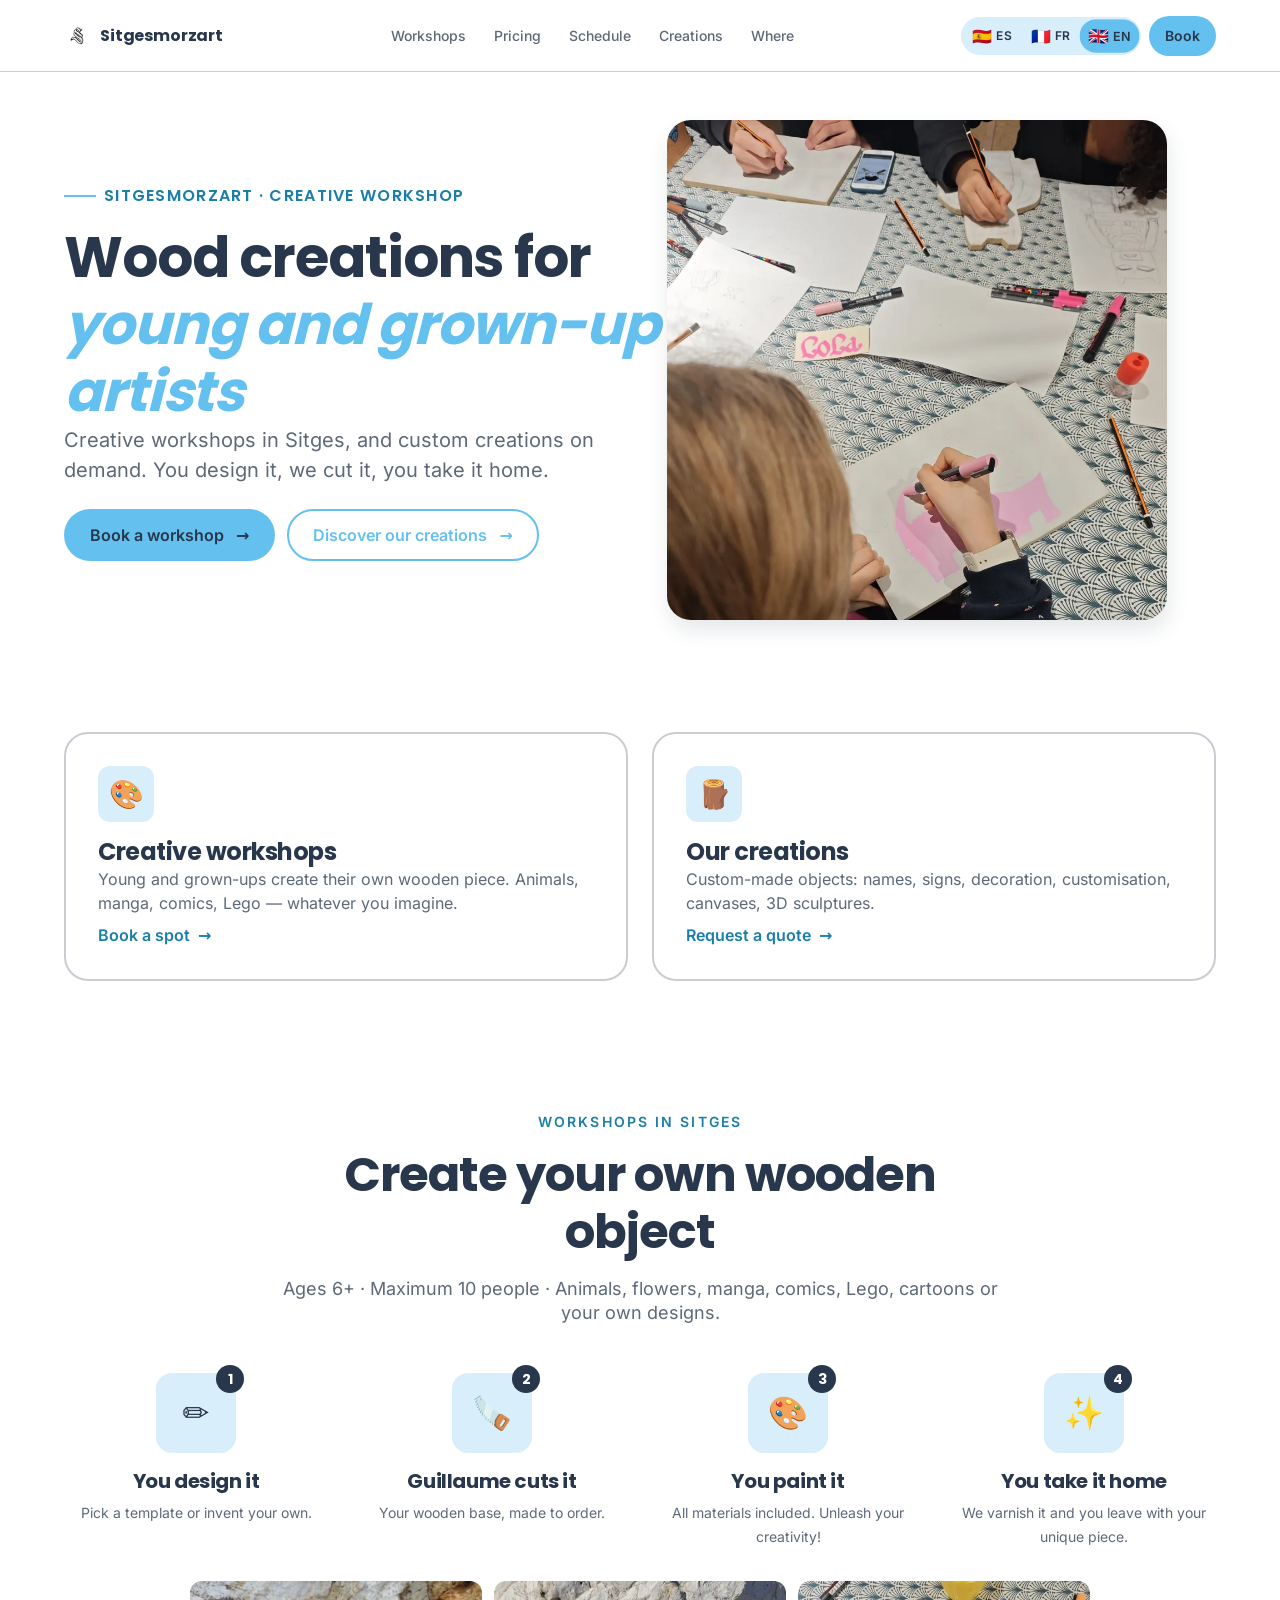
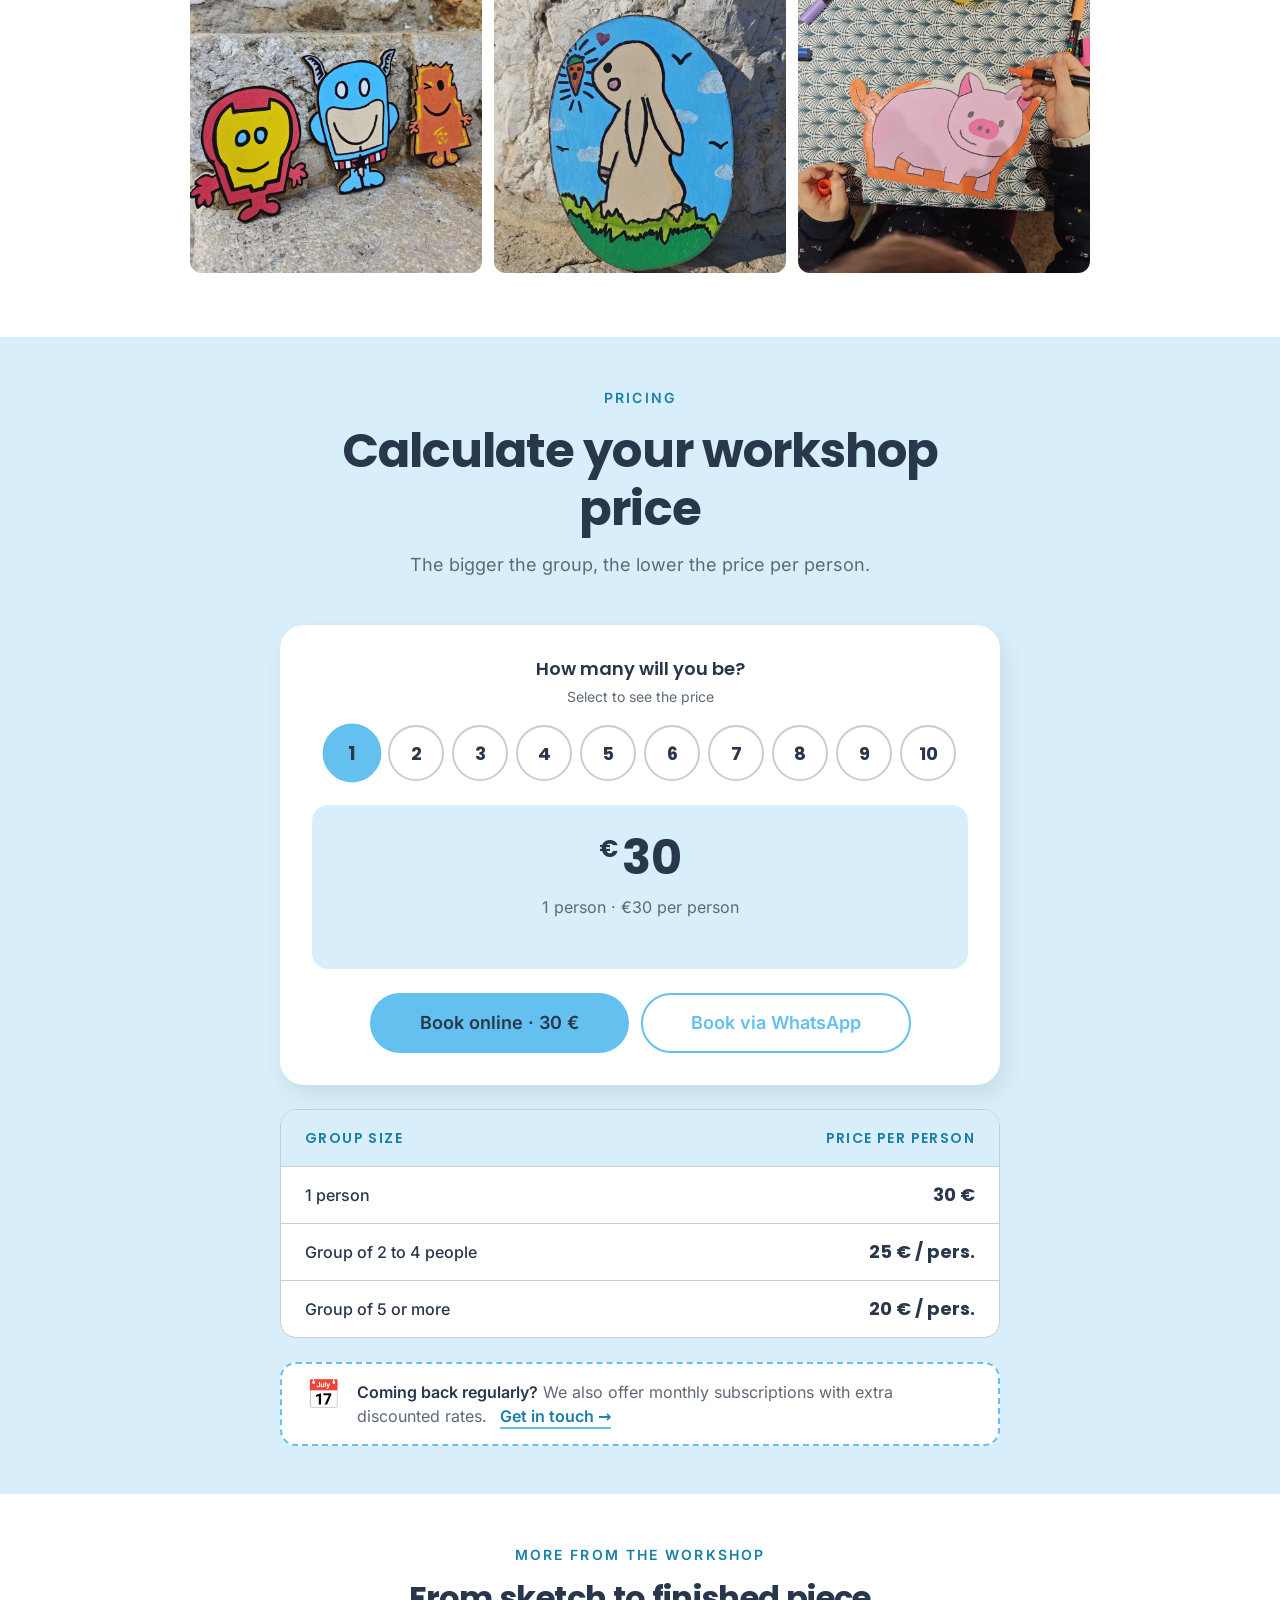
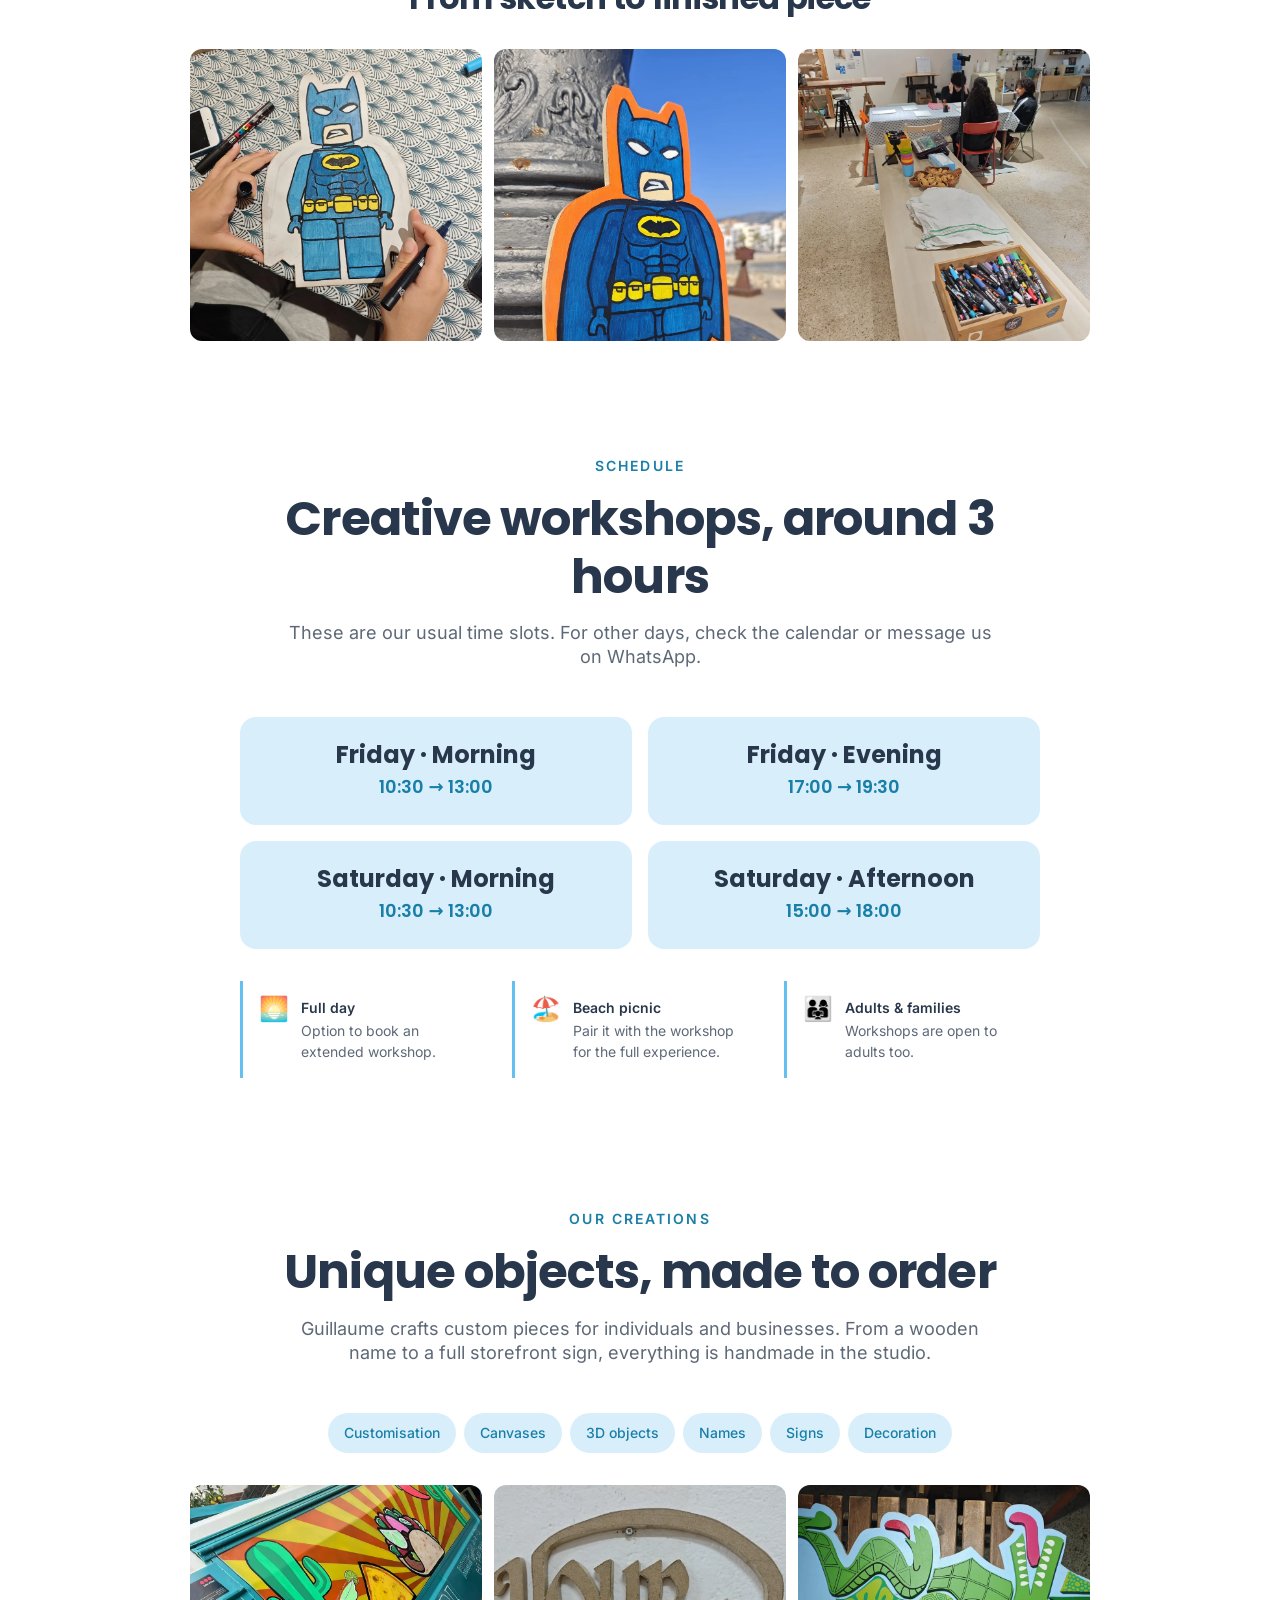
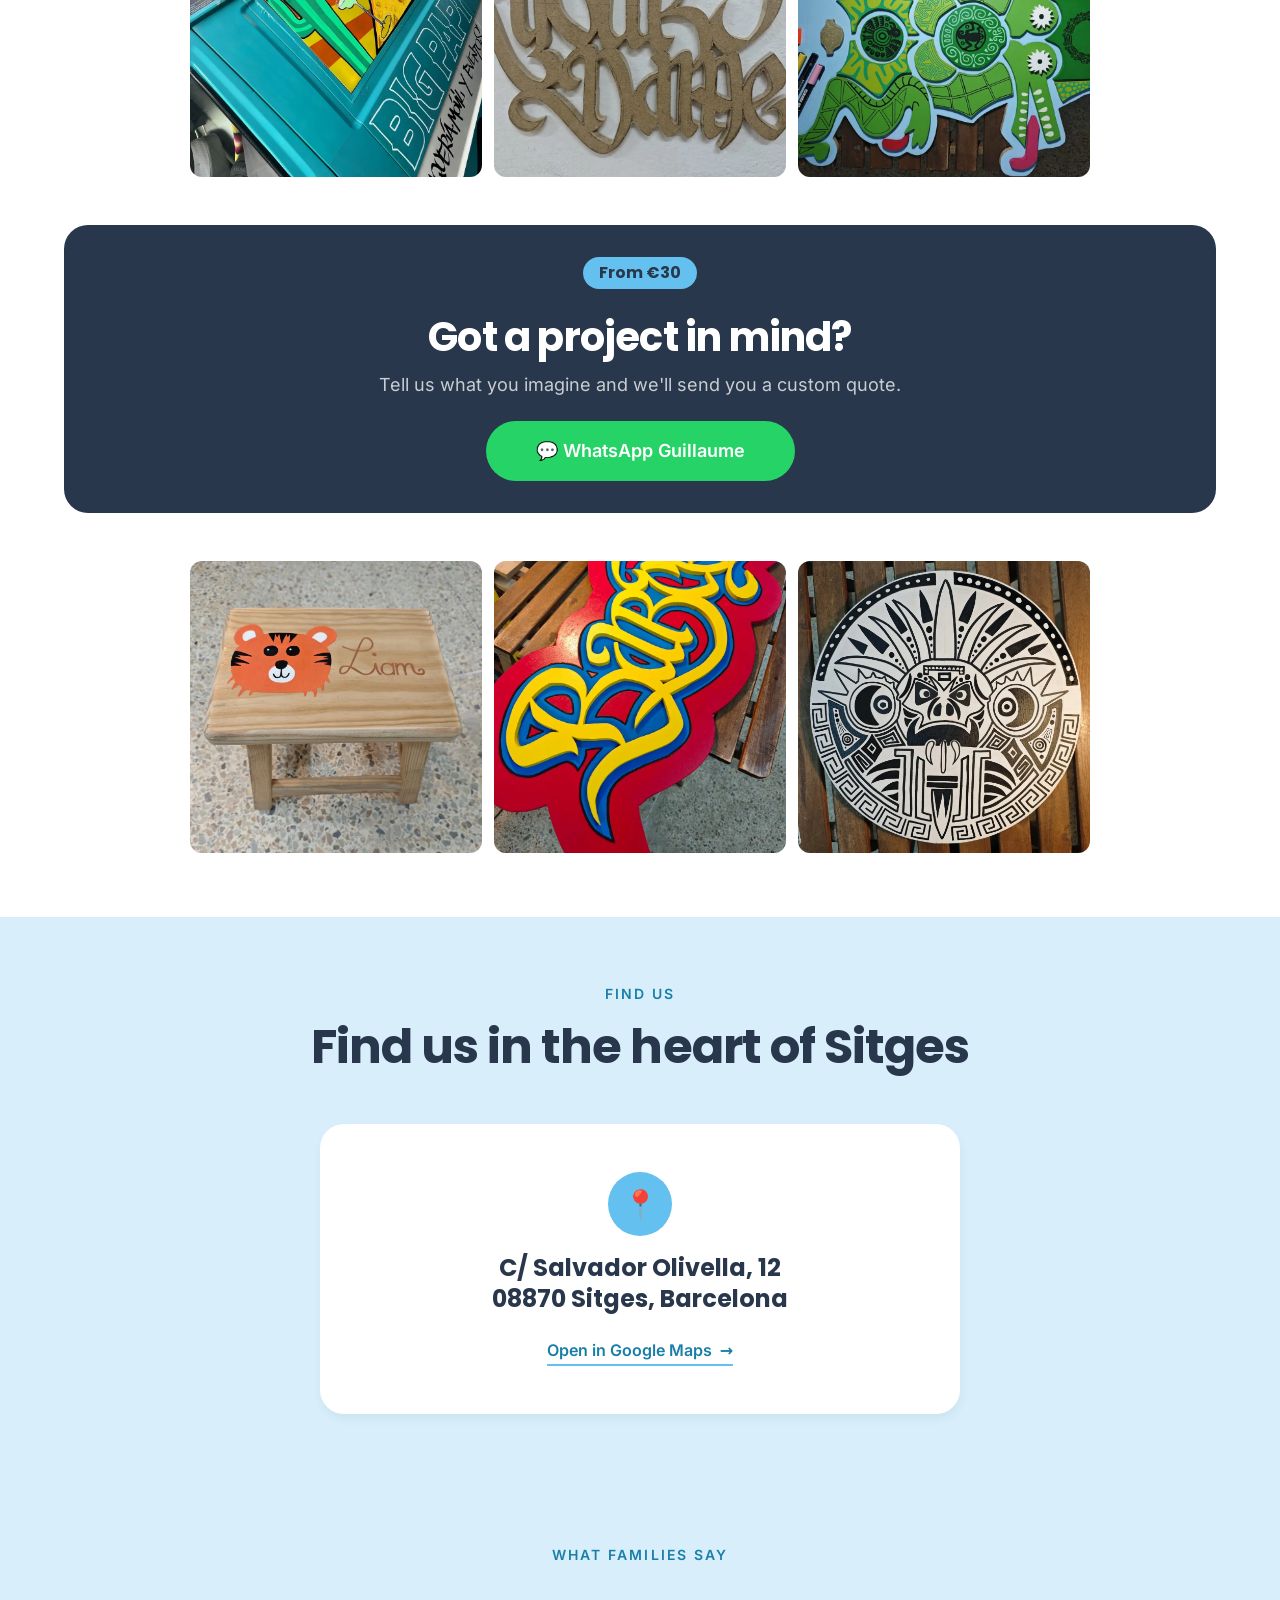
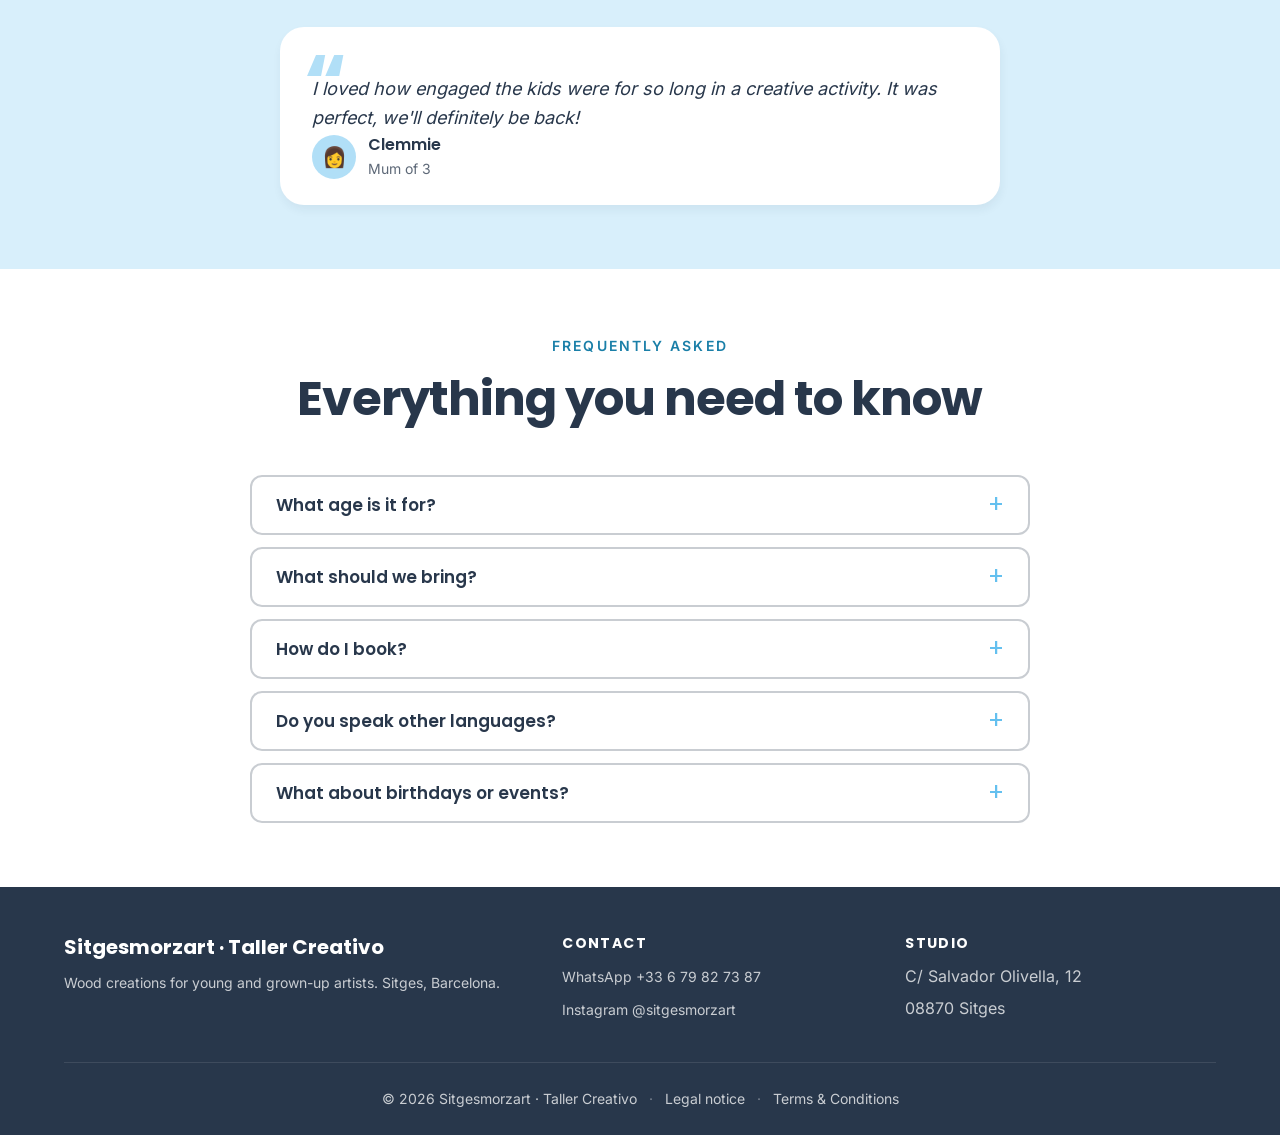
<file: index.html>
<!DOCTYPE html>
<html lang="es">
<head>
<meta charset="UTF-8">
<meta name="viewport" content="width=device-width, initial-scale=1.0">
<meta name="description" content="Sitgesmorzart · Taller Creativo en Sitges. Crea tu objeto de madera único en madera. Talleres creativos. Creaciones personalizadas a medida.">
<meta name="theme-color" content="#FFFFFF">
<meta name="author" content="Sitgesmorzart - Guillaume">
<meta name="geo.region" content="ES-CT">
<meta name="geo.placename" content="Sitges">
<meta name="geo.position" content="41.2390;1.8040">
<meta name="ICBM" content="41.2390, 1.8040">

<title>Sitgesmorzart · Taller Creativo en Sitges</title>

<!-- Favicon -->
<link rel="icon" href="/favicon.ico" sizes="any">
<link rel="icon" type="image/png" sizes="32x32" href="/favicon-32.png">
<link rel="icon" type="image/png" sizes="16x16" href="/favicon-16.png">
<link rel="apple-touch-icon" href="/icon-180.png">
<link rel="icon" type="image/png" sizes="192x192" href="/icon-192.png">
<link rel="icon" type="image/png" sizes="512x512" href="/icon-512.png">

<!-- Canonical URL -->
<link rel="canonical" href="https://sitgesmorzart.com/">

<!-- Hreflang (multilingue) -->
<link rel="alternate" hreflang="es" href="https://sitgesmorzart.com/">
<link rel="alternate" hreflang="fr" href="https://sitgesmorzart.com/">
<link rel="alternate" hreflang="en" href="https://sitgesmorzart.com/">
<link rel="alternate" hreflang="x-default" href="https://sitgesmorzart.com/">
   
<!-- Open Graph (Facebook, WhatsApp, Insta DM, LinkedIn, Slack, etc.) -->
<!-- 💡 Pour switcher l'image preview : remplacer "og-cover-atelier.jpg" par "og-cover.jpg" (variante Marvel) dans les 3 lignes ci-dessous + dans twitter:image -->
<meta property="og:type" content="website">
<meta property="og:site_name" content="Sitgesmorzart · Taller Creativo">
<meta property="og:title" content="Sitgesmorzart · Taller Creativo en Sitges">
<meta property="og:description" content="Creaciones en madera para pequeños y grandes artistas. Talleres creativos en Sitges, y creaciones personalizadas a medida.">
<meta property="og:url" content="https://sitgesmorzart.com/">
<meta property="og:image" content="https://sitgesmorzart.com/images/og-cover-atelier.jpg">
<meta property="og:image:secure_url" content="https://sitgesmorzart.com/images/og-cover-atelier.jpg">
<meta property="og:image:type" content="image/jpeg">
<meta property="og:image:width" content="1200">
<meta property="og:image:height" content="630">
<meta property="og:image:alt" content="Sitgesmorzart · Taller Creativo · Creaciones en madera para pequeños y grandes artistas">
<meta property="og:locale" content="es_ES">
<meta property="og:locale:alternate" content="fr_FR">
<meta property="og:locale:alternate" content="en_GB">

<!-- Twitter / X Cards -->
<meta name="twitter:card" content="summary_large_image">
<meta name="twitter:title" content="Sitgesmorzart · Taller Creativo en Sitges">
<meta name="twitter:description" content="Creaciones en madera para pequeños y grandes artistas. Talleres creativos en Sitges.">
<meta name="twitter:image" content="https://sitgesmorzart.com/images/og-cover-atelier.jpg">
<meta name="twitter:image:alt" content="Sitgesmorzart · Taller Creativo">

<!-- Fonts -->
<!-- Fonts (self-hosted, RGPD compliant, éco-design) -->
<link rel="preload" href="/fonts/poppins-700.woff2" as="font" type="font/woff2" crossorigin>
<link rel="preload" href="/fonts/inter-400.woff2" as="font" type="font/woff2" crossorigin>
   
<!-- Foundations DS -->
<link rel="stylesheet" href="foundations.css">

<style>
/* ============================================================================
   FONTS — Self-hosted (Fontsource)
   RGPD compliant, éco-design, performance optimale
   ============================================================================ */

/* Poppins */
@font-face {
  font-family: 'Poppins';
  font-style: normal;
  font-weight: 400;
  font-display: swap;
  src: url('/fonts/poppins-400.woff2') format('woff2');
}
@font-face {
  font-family: 'Poppins';
  font-style: normal;
  font-weight: 500;
  font-display: swap;
  src: url('/fonts/poppins-500.woff2') format('woff2');
}
@font-face {
  font-family: 'Poppins';
  font-style: normal;
  font-weight: 600;
  font-display: swap;
  src: url('/fonts/poppins-600.woff2') format('woff2');
}
@font-face {
  font-family: 'Poppins';
  font-style: normal;
  font-weight: 700;
  font-display: swap;
  src: url('/fonts/poppins-700.woff2') format('woff2');
}
@font-face {
  font-family: 'Poppins';
  font-style: normal;
  font-weight: 800;
  font-display: swap;
  src: url('/fonts/poppins-800.woff2') format('woff2');
}

/* Inter */
@font-face {
  font-family: 'Inter';
  font-style: normal;
  font-weight: 400;
  font-display: swap;
  src: url('/fonts/inter-400.woff2') format('woff2');
}
@font-face {
  font-family: 'Inter';
  font-style: normal;
  font-weight: 500;
  font-display: swap;
  src: url('/fonts/inter-500.woff2') format('woff2');
}
@font-face {
  font-family: 'Inter';
  font-style: normal;
  font-weight: 600;
  font-display: swap;
  src: url('/fonts/inter-600.woff2') format('woff2');
}
@font-face {
  font-family: 'Inter';
  font-style: normal;
  font-weight: 700;
  font-display: swap;
  src: url('/fonts/inter-700.woff2') format('woff2');
}
/* ============================================================================
   PAGE STYLES — Sitgesmorzart
   Construits sur foundations.css. N'utilise QUE des tokens sémantiques.
   ============================================================================ */

/* Scroll fluide : laisser de la place pour le header sticky lors d'un saut d'ancre */
html { scroll-padding-top: 80px; }

/* Body : padding pour compenser le header fixed */
body { padding-top: 72px; }

@media (max-width: 768px) {
  html { scroll-padding-top: 72px; }
  body { padding-top: 64px; }
}

/* --- Layout général ---------------------------------------------------- */
.container {
  max-width: 1200px;
  margin: 0 auto;
  padding: 0 var(--spacing-6);
}

section { padding: var(--spacing-16) 0; }

@media (max-width: 768px) {
  section { padding: var(--spacing-12) 0; }
}


/* ============================================================================
   SITE HEADER — sticky navigation
   ============================================================================ */
.site-header {
  position: fixed;
  top: 0;
  left: 0;
  right: 0;
  z-index: 90;
  background: rgba(255, 255, 255, 0.92);
  backdrop-filter: saturate(180%) blur(12px);
  -webkit-backdrop-filter: saturate(180%) blur(12px);
  border-bottom: 1px solid var(--border-default);
  height: 72px;
  display: flex;
  align-items: center;
}

@media (max-width: 768px) {
  .site-header { height: 64px; }
}

.site-header .container {
  display: flex;
  align-items: center;
  justify-content: space-between;
  gap: var(--spacing-4);
  width: 100%;
}

.site-brand {
  font-family: var(--font-display);
  font-weight: var(--weight-bold);
  font-size: var(--body-medium-size);
  color: var(--text-primary);
  text-decoration: none;
  white-space: nowrap;
  display: flex;
  align-items: center;
  gap: var(--spacing-2);
}

.site-brand-mark {
  width: 28px;
  height: 28px;
  flex-shrink: 0;
  display: block;
}

.site-brand-name { letter-spacing: -0.01em; }

@media (max-width: 480px) {
  .site-brand-name { font-size: 0.875rem; }
}

.site-nav {
  display: flex;
  align-items: center;
  gap: var(--spacing-1);
}

.site-nav-link {
  padding: var(--spacing-2) var(--spacing-3);
  border-radius: var(--radius-md);
  font-family: var(--font-body);
  font-size: var(--body-small-size);
  font-weight: var(--weight-medium);
  color: var(--text-secondary);
  text-decoration: none;
  transition: color 0.2s, background-color 0.2s;
  white-space: nowrap;
}

.site-nav-link:hover {
  color: var(--text-primary);
  background: var(--brand-turquoise-100);
}

.site-actions {
  display: flex;
  align-items: center;
  gap: var(--spacing-2);
}

.site-cta {
  padding: var(--spacing-2) var(--spacing-4);
  background: var(--action-primary-bg);
  color: var(--action-primary-text);
  border-radius: var(--radius-full);
  font-family: var(--font-body);
  font-weight: var(--weight-semibold);
  font-size: var(--body-small-size);
  text-decoration: none;
  white-space: nowrap;
  transition: background-color 0.2s, transform 0.2s;
}

.site-cta:hover {
  background: var(--action-primary-bg-hover);
  transform: translateY(-1px);
}

/* --- Burger button (mobile only) -------------------------------------- */
.site-burger {
  display: none;
  width: 40px;
  height: 40px;
  border-radius: var(--radius-md);
  background: transparent;
  align-items: center;
  justify-content: center;
}

.site-burger:hover { background: var(--brand-turquoise-100); }

.site-burger-icon {
  width: 20px;
  height: 14px;
  position: relative;
  display: block;
}

.site-burger-icon::before,
.site-burger-icon::after,
.site-burger-icon span {
  content: "";
  position: absolute;
  left: 0;
  right: 0;
  height: 2px;
  background: var(--text-primary);
  border-radius: 1px;
  transition: transform 0.3s, opacity 0.3s;
}

.site-burger-icon::before { top: 0; }
.site-burger-icon span { top: 50%; transform: translateY(-50%); }
.site-burger-icon::after { bottom: 0; }

.site-burger.is-open .site-burger-icon::before { transform: translateY(6px) rotate(45deg); }
.site-burger.is-open .site-burger-icon span { opacity: 0; }
.site-burger.is-open .site-burger-icon::after { transform: translateY(-6px) rotate(-45deg); }

/* --- Mobile breakpoint ------------------------------------------------- */
@media (max-width: 1024px) {
  .site-nav,
  .site-cta {
    display: none;
  }
  .site-burger { display: flex; }
}

/* --- Mobile menu panel ------------------------------------------------- */
.site-mobile-panel {
  position: fixed;
  top: 64px;
  left: 0;
  right: 0;
  background: var(--surface-default);
  border-bottom: 1px solid var(--border-default);
  box-shadow: var(--shadow-md);
  padding: var(--spacing-4) var(--spacing-6);
  transform: translateY(-110%);
  transition: transform 0.3s ease;
  z-index: 89;
  max-height: calc(100vh - 64px);
  overflow-y: auto;
}

.site-mobile-panel.is-open { transform: translateY(0); }

.site-mobile-panel .site-nav-link {
  display: block;
  padding: var(--spacing-3) var(--spacing-4);
  font-size: var(--body-medium-size);
  border-radius: var(--radius-lg);
  margin-bottom: var(--spacing-1);
}

.site-mobile-panel .site-cta {
  display: block;
  text-align: center;
  margin-top: var(--spacing-4);
  padding: var(--spacing-3);
  font-size: var(--body-medium-size);
}

@media (min-width: 1025px) {
  .site-mobile-panel { display: none; }
}

/* --- Language switcher (intégré au header) ----------------------------- */
.lang-switcher {
  display: flex;
  gap: 2px;
  background: var(--brand-turquoise-100);
  padding: 3px;
  border-radius: var(--radius-full);
}

.lang-btn {
  min-width: 32px;
  height: 32px;
  padding: 0 var(--spacing-2);
  border-radius: var(--radius-full);
  display: flex;
  align-items: center;
  justify-content: center;
  gap: 4px;
  font-size: 0.875rem;
  transition: background-color 0.2s ease, transform 0.2s ease;
  color: var(--text-primary);
}

.lang-flag {
  font-size: 1rem;
  line-height: 1;
}

.lang-code {
  font-family: var(--font-body);
  font-weight: var(--weight-semibold);
  font-size: 0.75rem;
  letter-spacing: 0.05em;
}

.lang-btn:hover { background: var(--surface-default); }
.lang-btn.is-active { background: var(--action-primary-bg); transform: scale(1.05); }

/* Sur mobile (< 768px) : on cache les codes et on garde les drapeaux seuls */
@media (max-width: 768px) {
  .lang-btn {
    min-width: 32px;
    padding: 0 var(--spacing-1);
  }
  .lang-code {
    /* Visuellement caché mais accessible aux lecteurs d'écran */
    position: absolute;
    width: 1px;
    height: 1px;
    padding: 0;
    margin: -1px;
    overflow: hidden;
    clip: rect(0, 0, 0, 0);
    white-space: nowrap;
    border: 0;
  }
}

/* --- Boutons (consomment les tokens action-*) -------------------------- */
.btn {
  display: inline-flex;
  align-items: center;
  justify-content: center;
  gap: var(--spacing-2);
  padding: var(--spacing-3) var(--spacing-8);
  border-radius: var(--radius-full);
  font-family: var(--font-body);
  font-weight: var(--weight-semibold);
  font-size: var(--body-medium-size);
  text-decoration: none;
  white-space: nowrap;
  cursor: pointer;
  transition: background-color 0.2s ease, transform 0.2s ease, box-shadow 0.2s ease;
  border: 2px solid transparent;
  min-height: 48px;
}

.btn-primary {
  background: var(--action-primary-bg);
  color: var(--action-primary-text);
}
.btn-primary:hover { background: var(--action-primary-bg-hover); transform: translateY(-2px); }

.btn-secondary {
  background: var(--action-secondary-bg);
  color: var(--action-secondary-text);
  border-color: var(--action-secondary-border);
}
.btn-secondary:hover { background: var(--action-secondary-bg-hover); transform: translateY(-2px); }

.btn-ghost {
  background: transparent;
  color: var(--action-ghost-text);
}
.btn-ghost:hover { background: var(--action-ghost-bg-hover); }

.btn-whatsapp {
  background: #25D366;
  color: var(--neutral-white);
}
.btn-whatsapp:hover { background: #1fb858; transform: translateY(-2px); }

.btn-lg { padding: var(--spacing-4) var(--spacing-12); font-size: var(--body-large-size); }

@media (max-width: 480px) {
  .btn-lg { 
    padding: var(--spacing-4) var(--spacing-6); 
    font-size: var(--body-medium-size);
  }
}

.creations-cta .btn-lg {
  max-width: 100%;
  white-space: normal;
}

/* --- Section heads ----------------------------------------------------- */
.section-head { text-align: center; max-width: 720px; margin: 0 auto var(--spacing-12); }

.kicker {
  display: inline-block;
  font-family: var(--font-body);
  font-weight: var(--weight-semibold);
  font-size: var(--body-small-size);
  letter-spacing: 0.15em;
  text-transform: uppercase;
  color: var(--brand-turquoise-700);
  margin-bottom: var(--spacing-3);
}

.section-head h2 { margin-bottom: var(--spacing-4); }
.section-head p { font-size: var(--body-large-size); color: var(--text-secondary); }


/* ============================================================================
   HERO
   ============================================================================ */
.hero {
  padding: var(--spacing-12) 0 var(--spacing-12);
  position: relative;
}

@media (min-width: 769px) {
  .hero { padding-top: var(--spacing-12); }
}

.hero-grid {
  display: grid;
  grid-template-columns: 1.1fr 1fr;
  gap: var(--spacing-10);
  align-items: center;
}

@media (max-width: 900px) {
  .hero-grid { grid-template-columns: 1fr; gap: var(--spacing-6); }
}

.hero-brand {
  font-family: var(--font-display);
  font-weight: var(--weight-semibold);
  font-size: var(--body-medium-size);
  letter-spacing: 0.08em;
  text-transform: uppercase;
  color: var(--brand-turquoise-700);
  margin-bottom: var(--spacing-4);
  display: inline-flex;
  align-items: center;
  gap: var(--spacing-2);
}

.hero-brand::before {
  content: "";
  width: 32px;
  height: 2px;
  background: var(--brand-turquoise-500);
}

.hero h1 {
  font-size: clamp(2rem, 5vw, 3.5rem);
  line-height: 1.2;
  margin-bottom: var(--spacing-5);
}

.hero h1 .accent {
  color: var(--brand-turquoise-500);
  font-style: italic;
  font-weight: var(--weight-bold);
}

.hero-tagline {
  font-size: clamp(1rem, 1.8vw, 1.25rem);
  color: var(--text-secondary);
  max-width: 540px;
  margin-bottom: var(--spacing-6);
  line-height: 1.5;
}

.hero-ctas {
  display: flex;
  flex-wrap: wrap;
  gap: var(--spacing-3);
}

/* Boutons hero compacts (textes longs avec flèches) */
.hero-ctas .btn-lg {
  padding: var(--spacing-3) var(--spacing-6);
  font-size: var(--body-medium-size);
}

@media (max-width: 480px) {
  .hero-ctas {
    flex-direction: column;
    width: 100%;
  }
  .hero-ctas .btn-lg {
    width: 100%;
    padding: var(--spacing-3) var(--spacing-4);
    font-size: 0.9375rem;
  }
}

.hero-ctas .btn span[aria-hidden] {
  display: inline-block;
  margin-left: var(--spacing-1);
  transition: transform 0.2s ease;
}

.hero-ctas .btn:hover span[aria-hidden] {
  transform: translateX(4px);
}

@media (prefers-reduced-motion: reduce) {
  .hero-ctas .btn span[aria-hidden] {
    transition: none;
  }
  .hero-ctas .btn:hover span[aria-hidden] {
    transform: none;
  }
}

.hero-image {
  aspect-ratio: 1 / 1;
  border-radius: var(--radius-2xl);
  overflow: hidden;
  box-shadow: var(--shadow-lg);
  position: relative;
  max-height: 500px;
}

.hero-image img {
  width: 100%;
  height: 100%;
  object-fit: cover;
}

@media (max-width: 900px) {
  .hero-image { aspect-ratio: 4 / 3; max-height: 350px; }
}


/* ============================================================================
   ACTIVITY INTRO (2 cards : ateliers + créations)
   ============================================================================ */
.activities {
  background: var(--surface-default);
}

.activities-grid {
  display: grid;
  grid-template-columns: 1fr 1fr;
  gap: var(--spacing-6);
}

@media (max-width: 768px) {
  .activities-grid { grid-template-columns: 1fr; }
}

.activity-card {
  background: var(--surface-default);
  border: 2px solid var(--border-default);
  border-radius: var(--radius-2xl);
  padding: var(--spacing-8);
  transition: border-color 0.2s ease, transform 0.2s ease, box-shadow 0.2s ease;
  text-decoration: none;
  color: inherit;
  display: flex;
  flex-direction: column;
  gap: var(--spacing-4);
}

.activity-card:hover {
  border-color: var(--border-brand);
  transform: translateY(-4px);
  box-shadow: var(--shadow-md);
}

.activity-icon {
  width: 56px;
  height: 56px;
  border-radius: var(--radius-lg);
  background: var(--brand-turquoise-100);
  display: flex;
  align-items: center;
  justify-content: center;
  font-size: 1.75rem;
}

.activity-card h3 { font-size: 1.5rem; margin-bottom: 0; }

.activity-card p { color: var(--text-secondary); flex: 1; }

.activity-link {
  color: var(--brand-turquoise-700);
  font-weight: var(--weight-semibold);
  display: inline-flex;
  align-items: center;
  gap: var(--spacing-2);
  margin-top: var(--spacing-2);
}

.activity-link::after {
  content: "→";
  transition: transform 0.2s ease;
}

.activity-card:hover .activity-link::after { transform: translateX(4px); }


/* ============================================================================
   SECONDARY GALLERY SECTION
   Section galerie compacte (entre tarifas et horarios, après CTA créations)
   ============================================================================ */
.gallery-section {
  background: var(--surface-default);
  padding-top: var(--spacing-12);
  padding-bottom: var(--spacing-12);
}

.section-head--compact { margin-bottom: var(--spacing-8); }

.section-subhead {
  font-size: clamp(1.5rem, 3vw, 2rem);
  color: var(--text-primary);
  margin-bottom: 0;
}


/* ============================================================================
   STEPS
   ============================================================================ */
.steps {
  display: grid;
  grid-template-columns: repeat(auto-fit, minmax(220px, 1fr));
  gap: var(--spacing-8);
  counter-reset: step;
}

.step { text-align: center; counter-increment: step; }

.step-icon {
  width: 80px;
  height: 80px;
  margin: 0 auto var(--spacing-4);
  background: var(--brand-turquoise-100);
  border-radius: var(--radius-xl);
  display: flex;
  align-items: center;
  justify-content: center;
  font-size: 2rem;
  position: relative;
  transition: transform 0.3s ease;
}

.step:hover .step-icon { transform: rotate(-4deg) scale(1.05); }

.step-icon::before {
  content: counter(step);
  position: absolute;
  top: -8px;
  right: -8px;
  width: 28px;
  height: 28px;
  background: var(--surface-emphasis);
  color: var(--text-inverse);
  border-radius: var(--radius-full);
  display: flex;
  align-items: center;
  justify-content: center;
  font-family: var(--font-display);
  font-weight: var(--weight-bold);
  font-size: var(--body-small-size);
}

.step h3 { font-size: 1.25rem; margin-bottom: var(--spacing-2); }
.step p { font-size: var(--body-small-size); color: var(--text-secondary); }


/* ============================================================================
   GALLERY
   ============================================================================ */
.gallery {
  display: grid;
  grid-template-columns: repeat(auto-fill, minmax(220px, 1fr));
  gap: var(--spacing-3);
  margin-top: var(--spacing-8);
  justify-content: center;
  max-width: 900px;
  margin-left: auto;
  margin-right: auto;
}

.gallery-item {
  aspect-ratio: 1;
  border-radius: var(--radius-lg);
  overflow: hidden;
  position: relative;
  background: var(--brand-turquoise-100);
  transition: transform 0.3s ease;
  cursor: zoom-in;
}

.gallery-item:hover { transform: scale(1.03); }

.gallery-item picture {
  display: block;
  width: 100%;
  height: 100%;
}

.gallery-item img {
  width: 100%;
  height: 100%;
  object-fit: cover;
  display: block;
  transition: transform 0.4s ease;
}

.gallery-item:hover img { transform: scale(1.08); }


/* ============================================================================
   LIGHTBOX (clic sur galerie)
   ============================================================================ */
.lightbox {
  position: fixed;
  inset: 0;
  background: rgba(40, 55, 75, 0.92);
  z-index: 200;
  display: none;
  align-items: center;
  justify-content: center;
  padding: var(--spacing-6);
  cursor: zoom-out;
  opacity: 0;
  transition: opacity 0.25s ease;
}

.lightbox.is-open {
  display: flex;
  opacity: 1;
}

.lightbox-img {
  max-width: 95vw;
  max-height: 90vh;
  width: auto;
  height: auto;
  border-radius: var(--radius-lg);
  box-shadow: var(--shadow-lg);
  cursor: default;
  object-fit: contain;
}

.lightbox-close {
  position: absolute;
  top: var(--spacing-4);
  right: var(--spacing-4);
  width: 48px;
  height: 48px;
  background: var(--surface-default);
  border-radius: var(--radius-full);
  display: flex;
  align-items: center;
  justify-content: center;
  font-size: 1.5rem;
  color: var(--text-primary);
  box-shadow: var(--shadow-md);
  cursor: pointer;
  transition: transform 0.2s ease;
}

.lightbox-close:hover { transform: scale(1.1); }

.lightbox-prev,
.lightbox-next {
  position: absolute;
  top: 50%;
  transform: translateY(-50%);
  width: 48px;
  height: 48px;
  background: var(--surface-default);
  border-radius: var(--radius-full);
  display: flex;
  align-items: center;
  justify-content: center;
  font-size: 1.5rem;
  color: var(--text-primary);
  box-shadow: var(--shadow-md);
  cursor: pointer;
  transition: transform 0.2s ease;
}

.lightbox-prev { left: var(--spacing-4); }
.lightbox-next { right: var(--spacing-4); }

.lightbox-prev:hover { transform: translateY(-50%) scale(1.1); }
.lightbox-next:hover { transform: translateY(-50%) scale(1.1); }

.lightbox-caption {
  position: absolute;
  bottom: var(--spacing-6);
  left: 50%;
  transform: translateX(-50%);
  color: var(--text-inverse);
  font-family: var(--font-body);
  font-size: var(--body-medium-size);
  background: rgba(40, 55, 75, 0.6);
  padding: var(--spacing-2) var(--spacing-4);
  border-radius: var(--radius-full);
  backdrop-filter: blur(8px);
}

@media (max-width: 640px) {
  .lightbox-prev,
  .lightbox-next {
    width: 40px;
    height: 40px;
    font-size: 1.25rem;
  }
  .lightbox-close {
    width: 40px;
    height: 40px;
    font-size: 1.25rem;
  }
}

.gallery-caption {
  position: absolute;
  bottom: 0;
  left: 0;
  right: 0;
  padding: var(--spacing-3);
  background: linear-gradient(to top, rgba(40, 55, 75, 0.9), rgba(40, 55, 75, 0));
  color: var(--text-inverse);
  font-size: var(--body-small-size);
  font-weight: var(--weight-medium);
  opacity: 0;
  transition: opacity 0.3s ease;
}

.gallery-item:hover .gallery-caption { opacity: 1; }


/* ============================================================================
   PRICING — Calculateur interactif
   ============================================================================ */
.pricing {
  background: var(--surface-subtle);
  padding: var(--spacing-12) 0;
}

@media (max-width: 768px) {
  .pricing { padding: var(--spacing-10) 0; }
}

.calculator {
  background: var(--surface-default);
  border-radius: var(--radius-2xl);
  padding: var(--padding-card);
  max-width: 720px;
  margin: 0 auto;
  box-shadow: var(--shadow-md);
  text-align: center;
}

.calculator-question {
  font-family: var(--font-display);
  font-weight: var(--weight-semibold);
  font-size: 1.125rem;
  color: var(--text-primary);
  margin-bottom: var(--spacing-4);
}

.calculator-hint {
  display: block;
  font-family: var(--font-body);
  font-weight: var(--weight-regular);
  font-size: var(--body-small-size);
  color: var(--text-secondary);
  margin-top: var(--spacing-1);
}

.calc-buttons {
  display: flex;
  justify-content: center;
  gap: var(--spacing-2);
  flex-wrap: wrap;
  margin-bottom: var(--spacing-6);
}

.calc-btn {
  width: 56px;
  height: 56px;
  border-radius: var(--radius-full);
  background: var(--surface-default);
  border: 2px solid var(--border-default);
  color: var(--text-primary);
  font-family: var(--font-display);
  font-weight: var(--weight-bold);
  font-size: 1.125rem;
  transition: all 0.2s ease;
}

.calc-btn:hover {
  border-color: var(--border-brand);
  color: var(--brand-turquoise-700);
}

.calc-btn.is-active {
  background: var(--action-primary-bg);
  border-color: var(--action-primary-bg);
  color: var(--action-primary-text);
  transform: scale(1.05);
}

.calc-result {
  background: var(--brand-turquoise-100);
  border-radius: var(--radius-xl);
  padding: var(--padding-card-inner);
  margin-bottom: var(--gap-card-stack);
}

.calc-total {
  font-family: var(--font-display);
  font-weight: var(--weight-bold);
  font-size: 3rem;
  color: var(--text-primary);
  line-height: 1.2;
}

.calc-total .currency {
  font-size: 1.5rem;
  vertical-align: super;
  margin-right: 4px;
}

.calc-detail {
  margin-top: var(--spacing-2);
  color: var(--text-secondary);
  font-size: var(--body-medium-size);
}

.calc-savings {
  display: inline-block;
  margin-top: var(--spacing-3);
  padding: var(--spacing-1) var(--spacing-3);
  background: var(--brand-green-100);
  color: var(--brand-green-700);
  border-radius: var(--radius-full);
  font-weight: var(--weight-semibold);
  font-size: var(--body-small-size);
  opacity: 0;
  transition: opacity 0.3s ease;
}

.calc-savings.is-visible { opacity: 1; }

.calc-cta {
  display: flex;
  gap: var(--spacing-3);
  justify-content: center;
  flex-wrap: wrap;
}

/* --- Tableau dégressif clair ------------------------------------------ */
.pricing-table {
  max-width: 720px;
  margin: var(--spacing-6) auto 0;
  background: var(--surface-default);
  border-radius: var(--radius-xl);
  overflow: hidden;
  border: 1px solid var(--border-default);
}

.pricing-table-row {
  display: grid;
  grid-template-columns: 1fr auto;
  align-items: center;
  padding: var(--spacing-4) var(--spacing-6);
  border-bottom: 1px solid var(--border-default);
}

.pricing-table-row:last-child { border-bottom: none; }

.pricing-table-row.is-header {
  background: var(--surface-subtle);
  font-family: var(--font-display);
  font-weight: var(--weight-semibold);
  font-size: var(--body-small-size);
  text-transform: uppercase;
  letter-spacing: 0.1em;
  color: var(--brand-turquoise-700);
}

.pricing-table-label { color: var(--text-primary); font-weight: var(--weight-medium); }
.pricing-table-price {
  font-family: var(--font-display);
  font-weight: var(--weight-bold);
  font-size: 1.125rem;
  color: var(--text-primary);
}

/* --- Note abonnement mensuel ----------------------------------------- */
.pricing-note {
  max-width: 720px;
  margin: var(--spacing-6) auto 0;
  padding: var(--spacing-4) var(--spacing-6);
  background: var(--surface-default);
  border: 2px dashed var(--border-brand);
  border-radius: var(--radius-xl);
  display: flex;
  align-items: flex-start;
  gap: var(--spacing-4);
}

.pricing-note-icon {
  font-size: 1.75rem;
  flex-shrink: 0;
  line-height: 1;
}

.pricing-note-text {
  font-size: var(--body-medium-size);
  color: var(--text-secondary);
  line-height: 1.5;
}

.pricing-note-text strong {
  color: var(--text-primary);
  font-weight: var(--weight-semibold);
}

.pricing-note-link {
  color: var(--brand-turquoise-700);
  font-weight: var(--weight-semibold);
  margin-left: var(--spacing-2);
  border-bottom: 2px solid var(--brand-turquoise-500);
  padding-bottom: 1px;
  white-space: nowrap;
  transition: color 0.2s ease;
}

.pricing-note-link:hover { color: var(--brand-turquoise-500); }


/* ============================================================================
   SCHEDULE
   ============================================================================ */
.schedule { background: var(--surface-default); }

.schedule-grid {
  display: grid;
  grid-template-columns: repeat(auto-fit, minmax(260px, 1fr));
  gap: var(--spacing-4);
  max-width: 800px;
  margin: 0 auto var(--spacing-8);
}

a.schedule-card {
  cursor: pointer;
  transition: transform 0.2s ease, box-shadow 0.2s ease, border-color 0.2s ease;
  text-decoration: none;
  color: inherit;
  display: block;
}

a.schedule-card:hover {
  transform: translateY(-2px);
  box-shadow: var(--shadow-md);
  border-color: var(--border-brand);
}

.schedule-card {
  background: var(--surface-subtle);
  border-radius: var(--radius-xl);
  padding: var(--spacing-6);
  text-align: center;
  border: 2px solid transparent;
  transition: border-color 0.2s ease, transform 0.2s ease;
}

.schedule-card:hover { border-color: var(--border-brand); transform: translateY(-2px); }

.schedule-day {
  font-family: var(--font-display);
  font-weight: var(--weight-bold);
  font-size: 1.5rem;
  color: var(--text-primary);
  margin-bottom: var(--spacing-2);
}

.schedule-time {
  font-family: var(--font-display);
  font-weight: var(--weight-semibold);
  font-size: 1.125rem;
  color: var(--brand-turquoise-700);
}

.schedule-extras {
  max-width: 800px;
  margin: 0 auto;
  display: grid;
  grid-template-columns: repeat(auto-fit, minmax(220px, 1fr));
  gap: var(--spacing-4);
}

.extra-item {
  display: flex;
  align-items: flex-start;
  gap: var(--spacing-3);
  padding: var(--spacing-4);
  border-left: 3px solid var(--brand-turquoise-500);
  background: var(--surface-default);
}

.extra-icon { font-size: 1.5rem; flex-shrink: 0; }

.extra-text {
  font-size: var(--body-small-size);
  color: var(--text-secondary);
  line-height: 1.5;
}

.extra-text strong {
  display: block;
  color: var(--text-primary);
  font-weight: var(--weight-semibold);
  margin-bottom: 2px;
}


/* ============================================================================
   CRÉATIONS
   ============================================================================ */
.creations { background: var(--surface-default); }

.creations-types {
  max-width: 800px;
  margin: 0 auto var(--spacing-8);
  display: flex;
  flex-wrap: wrap;
  justify-content: center;
  gap: var(--spacing-2);
}

.creation-type {
  padding: var(--spacing-2) var(--spacing-4);
  background: var(--surface-subtle);
  color: var(--brand-turquoise-700);
  border-radius: var(--radius-full);
  font-size: var(--body-small-size);
  font-weight: var(--weight-medium);
}

.creations-cta {
  text-align: center;
  margin-top: var(--spacing-12);
  padding: var(--spacing-8);
  background: var(--surface-emphasis);
  color: var(--text-inverse);
  border-radius: var(--radius-2xl);
}

.creations-cta h3 {
  color: var(--text-inverse);
  margin-bottom: var(--spacing-3);
}

.creations-cta p {
  color: var(--neutral-grey-300);
  margin-bottom: var(--spacing-6);
  font-size: var(--body-large-size);
}

.creations-price {
  display: inline-block;
  background: var(--brand-turquoise-500);
  color: var(--text-primary);
  padding: var(--spacing-1) var(--spacing-4);
  border-radius: var(--radius-full);
  font-family: var(--font-display);
  font-weight: var(--weight-bold);
  margin-bottom: var(--spacing-6);
}


/* ============================================================================
   LOCATION
   ============================================================================ */
.location { background: var(--surface-subtle); }

.location-card {
  max-width: 640px;
  margin: 0 auto;
  background: var(--surface-default);
  border-radius: var(--radius-2xl);
  padding: var(--spacing-12) var(--spacing-8);
  text-align: center;
  box-shadow: var(--shadow-sm);
}

.location-icon {
  width: 64px;
  height: 64px;
  margin: 0 auto var(--spacing-4);
  background: var(--action-primary-bg);
  border-radius: var(--radius-full);
  display: flex;
  align-items: center;
  justify-content: center;
  font-size: 1.75rem;
}

.location-name {
  font-family: var(--font-display);
  font-weight: var(--weight-semibold);
  font-size: 1.125rem;
  color: var(--brand-turquoise-700);
  margin-bottom: var(--spacing-2);
}

.location-address {
  font-family: var(--font-display);
  font-weight: var(--weight-bold);
  font-size: 1.5rem;
  color: var(--text-primary);
  margin-bottom: var(--spacing-6);
  line-height: 1.3;
}

.location-link {
  display: inline-flex;
  align-items: center;
  gap: var(--spacing-2);
  color: var(--brand-turquoise-700);
  font-weight: var(--weight-semibold);
  border-bottom: 2px solid var(--brand-turquoise-500);
  padding-bottom: 2px;
}


/* ============================================================================
   FAQ
   ============================================================================ */
.faq-list {
  max-width: 780px;
  margin: 0 auto;
  display: flex;
  flex-direction: column;
  gap: var(--spacing-3);
}

.faq-item {
  background: var(--surface-default);
  border: 2px solid var(--border-default);
  border-radius: var(--radius-lg);
  overflow: hidden;
  transition: border-color 0.2s ease;
}

.faq-item[open] { border-color: var(--border-brand); }

.faq-question {
  padding: var(--spacing-4) var(--spacing-6);
  font-family: var(--font-display);
  font-weight: var(--weight-semibold);
  font-size: 1.0625rem;
  color: var(--text-primary);
  cursor: pointer;
  display: flex;
  justify-content: space-between;
  align-items: center;
  gap: var(--spacing-4);
  list-style: none;
}

.faq-question::-webkit-details-marker { display: none; }

.faq-question::after {
  content: "+";
  font-size: 1.5rem;
  color: var(--brand-turquoise-500);
  transition: transform 0.2s ease;
  flex-shrink: 0;
  font-weight: var(--weight-regular);
}

.faq-item[open] .faq-question::after { transform: rotate(45deg); }

.faq-answer { padding: 0 var(--spacing-6) var(--spacing-4); color: var(--text-secondary); }


/* ============================================================================
   FOOTER
   ============================================================================ */
footer {
  background: var(--surface-emphasis);
  color: var(--neutral-grey-300);
  padding: var(--spacing-12) 0 var(--spacing-6);
}

.footer-grid {
  display: grid;
  grid-template-columns: 1.5fr 1fr 1fr;
  gap: var(--spacing-8);
  margin-bottom: var(--spacing-8);
}

@media (max-width: 768px) {
  .footer-grid { grid-template-columns: 1fr; gap: var(--spacing-6); }
}

.footer-brand {
  font-family: var(--font-display);
  font-weight: var(--weight-bold);
  font-size: 1.25rem;
  color: var(--text-inverse);
  margin-bottom: var(--spacing-3);
}

.footer-tagline { color: var(--neutral-grey-300); font-size: var(--body-small-size); }

.footer-section h3 {
  color: var(--text-inverse);
  font-size: var(--body-small-size);
  text-transform: uppercase;
  letter-spacing: 0.1em;
  margin-bottom: var(--spacing-3);
}

.footer-section ul { list-style: none; }
.footer-section li { margin-bottom: var(--spacing-2); }
.footer-section a { color: var(--neutral-grey-300); font-size: var(--body-small-size); transition: color 0.2s; }
.footer-section a:hover { color: var(--brand-turquoise-300); }

.footer-bottom {
  border-top: 1px solid rgba(255,255,255,0.1);
  padding-top: var(--spacing-6);
  font-size: var(--body-small-size);
  display: flex;
  flex-wrap: wrap;
  justify-content: center;
  align-items: center;
  gap: var(--spacing-2) var(--spacing-3);
}

.footer-bottom a {
  color: var(--neutral-grey-300);
  transition: color 0.2s;
}

.footer-bottom a:hover {
  color: var(--brand-turquoise-300);
}

.footer-bottom-sep {
  opacity: 0.5;
}

/* ============================================================================
   UTILITIES
   ============================================================================ */
.skip-to-content {
  position: absolute;
  top: -100px;
  left: var(--spacing-4);
  background: var(--brand-turquoise-700);
  color: var(--neutral-white);
  padding: var(--spacing-3) var(--spacing-4);
  border-radius: var(--radius-md);
  font-family: var(--font-body);
  font-weight: var(--weight-semibold);
  font-size: var(--body-small-size);
  text-decoration: none;
  z-index: 999;
  transition: top 0.2s ease;
}

.skip-to-content:focus {
  top: var(--spacing-4);
  outline: 3px solid var(--brand-turquoise-500);
  outline-offset: 2px;
}

.back-to-top {
  position: fixed;
  bottom: var(--spacing-6);
  right: var(--spacing-6);
  width: 48px;
  height: 48px;
  border-radius: var(--radius-full);
  background: var(--brand-turquoise-500);
  color: var(--text-primary);
  font-size: 1.5rem;
  font-weight: var(--weight-bold);
  box-shadow: var(--shadow-md);
  z-index: 80;
  cursor: pointer;
  border: none;
  display: flex;
  align-items: center;
  justify-content: center;
  transition: opacity 0.3s ease, transform 0.2s ease, background-color 0.2s ease;
}

.back-to-top:hover {
  background: var(--brand-turquoise-700);
  color: var(--neutral-white);
  transform: translateY(-2px);
}

.back-to-top:focus-visible {
  outline: 3px solid var(--brand-turquoise-700);
  outline-offset: 2px;
}

.back-to-top[hidden] {
  display: none;
}

.visually-hidden {
  position: absolute;
  width: 1px;
  height: 1px;
  padding: 0;
  margin: -1px;
  overflow: hidden;
  clip: rect(0, 0, 0, 0);
  white-space: nowrap;
  border: 0;
}

/* ============================================================================
   I18N — Affichage par langue
   ============================================================================ */
[data-lang]:not(.is-active-lang) { display: none !important; }

[data-lang].is-active-lang {
  animation: langFadeIn 0.3s ease;
}

@keyframes langFadeIn {
  from { opacity: 0; }
  to { opacity: 1; }
}

@media (prefers-reduced-motion: reduce) {
  [data-lang].is-active-lang { animation: none; }
}

/* Testimonial section */
.testimonial-section { background: var(--surface-subtle); padding: var(--spacing-16) 0; }
.testimonial-card { max-width: 720px; margin: 0 auto; background: var(--surface-default); border-radius: var(--radius-2xl); padding: var(--spacing-6) var(--spacing-8); box-shadow: var(--shadow-sm); position: relative; }
.testimonial-card::before { content: "\201C"; position: absolute; top: var(--spacing-4); left: var(--spacing-6); font-family: var(--font-display); font-size: 5rem; line-height: 1; color: var(--brand-turquoise-200); font-weight: var(--weight-bold); pointer-events: none; }
.testimonial-stars { color: #FFD33C; font-size: 1rem; letter-spacing: 2px; margin-bottom: var(--spacing-2); }
.testimonial-quote { font-size: var(--body-large-size); color: var(--text-primary); line-height: 1.6; font-style: italic; margin-bottom: var(--spacing-5); padding-top: var(--spacing-6); }
.testimonial-author { display: flex; align-items: center; gap: var(--spacing-3); }
.testimonial-avatar { width: 44px; height: 44px; border-radius: var(--radius-full); background: var(--brand-turquoise-200); display: flex; align-items: center; justify-content: center; font-size: 1.25rem; flex-shrink: 0; }
.testimonial-name { font-family: var(--font-display); font-weight: var(--weight-semibold); font-size: var(--body-medium-size); color: var(--text-primary); }
.testimonial-meta { font-size: var(--body-small-size); color: var(--text-secondary); }

</style>
<!-- Schema.org : entreprise locale -->
<script type="application/ld+json">
{
  "@context": "https://schema.org",
  "@type": "LocalBusiness",
  "name": "Sitgesmorzart · Taller Creativo",
  "description": "Talleres creativos de madera y creaciones personalizadas en Sitges, Barcelona.",
  "image": "https://sitgesmorzart.com/images/og-cover-atelier.jpg",
  "url": "https://sitgesmorzart.com/",
  "telephone": "+33679827387",
  "priceRange": "€20-€30",
  "address": {
    "@type": "PostalAddress",
    "streetAddress": "C/ Salvador Olivella, 12",
    "addressLocality": "Sitges",
    "postalCode": "08870",
    "addressRegion": "Barcelona",
    "addressCountry": "ES"
  },
  "geo": {
    "@type": "GeoCoordinates",
    "latitude": 41.2390,
    "longitude": 1.8040
  },
  "openingHoursSpecification": [
    {
      "@type": "OpeningHoursSpecification",
      "dayOfWeek": "Friday",
      "opens": "10:30",
      "closes": "19:30"
    },
    {
      "@type": "OpeningHoursSpecification",
      "dayOfWeek": "Saturday",
      "opens": "10:30",
      "closes": "18:00"
    }
  ],
  "sameAs": [
    "https://www.instagram.com/sitgesmorzart"
  ]
}
</script>
<!-- Schema.org : FAQ -->
<script type="application/ld+json">
{
  "@context": "https://schema.org",
  "@type": "FAQPage",
  "mainEntity": [
    {
      "@type": "Question",
      "name": "¿A partir de qué edad?",
      "acceptedAnswer": {
        "@type": "Answer",
        "text": "A partir de 6 años. Los talleres también están abiertos a adultos al mismo precio."
      }
    },
    {
      "@type": "Question",
      "name": "¿Qué hay que traer?",
      "acceptedAnswer": {
        "@type": "Answer",
        "text": "Nada. Todos los materiales (madera, pinturas, pinceles, barniz) están incluidos."
      }
    },
    {
      "@type": "Question",
      "name": "¿Cómo se reserva?",
      "acceptedAnswer": {
        "@type": "Answer",
        "text": "Por WhatsApp al +33 6 79 82 73 87 o directamente en línea desde nuestro sitio web."
      }
    },
    {
      "@type": "Question",
      "name": "¿Hablan otros idiomas?",
      "acceptedAnswer": {
        "@type": "Answer",
        "text": "Sí: español, catalán, inglés y francés."
      }
    },
    {
      "@type": "Question",
      "name": "¿Y para cumpleaños o eventos?",
      "acceptedAnswer": {
        "@type": "Answer",
        "text": "Sí, organizamos talleres privados para grupos. Hasta 10 personas."
      }
    }
  ]
}
</script>
</head>
<body>

<noscript>
  <div style="background: #FFD33C; color: #28374B; padding: 12px 20px; text-align: center; font-family: -apple-system, BlinkMacSystemFont, 'Segoe UI', sans-serif; font-size: 14px; line-height: 1.5;">
    <strong>JavaScript necesario / requis / required.</strong> 
    Para una experiencia óptima, activa JavaScript. 
    Para más información, contáctanos por WhatsApp 
    <a href="https://wa.me/33679827387" target="_blank" rel="noopener" style="color: #28374B; text-decoration: underline; font-weight: 600;">+33 6 79 82 73 87</a>.
  </div>
</noscript>

<!-- Skip to main content (accessibilité WCAG 2.4.1) -->
<a href="#main-content" class="skip-to-content">
  <span data-lang="es" class="is-active-lang">Ir al contenido principal</span>
  <span data-lang="fr">Aller au contenu principal</span>
  <span data-lang="en">Skip to main content</span>
</a>

<!-- ============================================================================
     SITE HEADER — sticky navigation
     ============================================================================ -->
<header class="site-header">
  <div class="container">

    <a href="#" class="site-brand" aria-label="Sitgesmorzart Taller Creativo">
      <img class="site-brand-mark" src="/images/logo-header.png" alt="" aria-hidden="true">
      <span class="site-brand-name">Sitgesmorzart</span>
    </a>

    <nav class="site-nav" aria-label="Navigation principale">
      <a href="#talleres" class="site-nav-link">
        <span data-lang="es" class="is-active-lang">Talleres</span>
        <span data-lang="fr">Ateliers</span>
        <span data-lang="en">Workshops</span>
      </a>
      <a href="#tarifas" class="site-nav-link">
        <span data-lang="es" class="is-active-lang">Tarifas</span>
        <span data-lang="fr">Tarifs</span>
        <span data-lang="en">Pricing</span>
      </a>
      <a href="#horarios" class="site-nav-link">
        <span data-lang="es" class="is-active-lang">Horarios</span>
        <span data-lang="fr">Horaires</span>
        <span data-lang="en">Schedule</span>
      </a>
  <a href="#creaciones" class="site-nav-link">
    <span data-lang="es" class="is-active-lang">Creaciones</span>
    <span data-lang="fr">Créations</span>
    <span data-lang="en">Creations</span>
  </a>
  <a href="#donde" class="site-nav-link">
        <span data-lang="es" class="is-active-lang">Dónde</span>
        <span data-lang="fr">Où</span>
        <span data-lang="en">Where</span>
      </a>
    </nav>

    <div class="site-actions">
      <nav class="lang-switcher" aria-label="Sélecteur de langue">
        <button class="lang-btn is-active" data-switch="es" aria-label="Español" aria-pressed="true">
          <span class="lang-flag" aria-hidden="true">🇪🇸</span>
          <span class="lang-code">ES</span>
        </button>
        <button class="lang-btn" data-switch="fr" aria-label="Français" aria-pressed="false">
          <span class="lang-flag" aria-hidden="true">🇫🇷</span>
          <span class="lang-code">FR</span>
        </button>
        <button class="lang-btn" data-switch="en" aria-label="English" aria-pressed="false">
          <span class="lang-flag" aria-hidden="true">🇬🇧</span>
          <span class="lang-code">EN</span>
        </button>
      </nav>

<a href="/#calculadora" class="site-cta">
        <span data-lang="es" class="is-active-lang">Reservar</span>
        <span data-lang="fr">Réserver</span>
        <span data-lang="en">Book</span>
      </a>

      <button class="site-burger" id="site-burger" aria-label="Ouvrir le menu" aria-expanded="false" aria-controls="site-mobile-panel"> 
        <span class="site-burger-icon" aria-hidden="true"><span></span></span>
      </button>
    </div>

  </div>
</header>

<!-- Mobile panel (visible only when burger is open) -->
<div class="site-mobile-panel" id="site-mobile-panel">
  <a href="#talleres" class="site-nav-link">
    <span data-lang="es" class="is-active-lang">Talleres</span>
    <span data-lang="fr">Ateliers</span>
    <span data-lang="en">Workshops</span>
  </a>
  <a href="#tarifas" class="site-nav-link">
    <span data-lang="es" class="is-active-lang">Tarifas</span>
    <span data-lang="fr">Tarifs</span>
    <span data-lang="en">Pricing</span>
  </a>
  <a href="#horarios" class="site-nav-link">
    <span data-lang="es" class="is-active-lang">Horarios</span>
    <span data-lang="fr">Horaires</span>
    <span data-lang="en">Schedule</span>
  </a>
  <a href="#creaciones" class="site-nav-link">
    <span data-lang="es" class="is-active-lang">Creaciones</span>
    <span data-lang="fr">Créations</span>
    <span data-lang="en">Creations</span>
  </a>
  <a href="#donde" class="site-nav-link">
    <span data-lang="es" class="is-active-lang">Dónde estamos</span>
    <span data-lang="fr">Où nous trouver</span>
    <span data-lang="en">Find us</span>
  </a>
  <a href="/#calculadora" class="site-cta">
    <span data-lang="es" class="is-active-lang">Reservar</span>
    <span data-lang="fr">Réserver</span>
    <span data-lang="en">Book</span>
  </a>
</div>


<main id="main-content">


<!-- ============================================================================
     HERO
     ============================================================================ -->
<section class="hero">
  <div class="container">
    <div class="hero-grid">

      <div class="hero-text">
        <span class="hero-brand" data-lang="es">Sitgesmorzart · Taller Creativo</span>
        <span class="hero-brand" data-lang="fr">Sitgesmorzart · Atelier Créatif</span>
        <span class="hero-brand" data-lang="en">Sitgesmorzart · Creative Workshop</span>

        <!-- ES -->
        <div data-lang="es" class="is-active-lang">
          <h1>Creaciones en madera para <span class="accent">pequeños y grandes artistas</span></h1>
          <p class="hero-tagline">Talleres creativos en Sitges, y creaciones personalizadas a medida. Tú lo diseñas, nosotros lo cortamos, te lo llevas a casa.</p>
          <div class="hero-ctas">
            <a href="/#calculadora" class="btn btn-primary btn-lg">Reserva un taller <span aria-hidden="true">→</span></a>
            <a href="#creaciones" class="btn btn-secondary btn-lg">Descubre nuestras creaciones <span aria-hidden="true">→</span></a>
          </div>
        </div>

        <!-- FR -->
        <div data-lang="fr">
          <h1>Créations sur bois pour <span class="accent">petits et grands artistes</span></h1>
          <p class="hero-tagline">Ateliers créatifs à Sitges, et créations personnalisées sur mesure. Tu dessines, nous découpons, tu repars avec.</p>
          <div class="hero-ctas">
            <a href="/#calculadora" class="btn btn-primary btn-lg">Réserve un atelier <span aria-hidden="true">→</span></a>
            <a href="#creaciones" class="btn btn-secondary btn-lg">Découvre nos créations <span aria-hidden="true">→</span></a>
          </div>
        </div>

        <!-- EN -->
        <div data-lang="en">
          <h1>Wood creations for <span class="accent">young and grown-up artists</span></h1>
          <p class="hero-tagline">Creative workshops in Sitges, and custom creations on demand. You design it, we cut it, you take it home.</p>
          <div class="hero-ctas">
            <a href="/#calculadora" class="btn btn-primary btn-lg">Book a workshop <span aria-hidden="true">→</span></a>
            <a href="#creaciones" class="btn btn-secondary btn-lg">Discover our creations <span aria-hidden="true">→</span></a>
          </div>
        </div>
      </div>

      <div class="hero-image">
        <picture>
          <source srcset="images/atelier.webp" type="image/webp">
          <img src="images/atelier.jpg" alt="Niños creando objetos de madera en el taller Sitgesmorzart en Sitges" loading="eager" width="900" height="1200">
        </picture>
      </div>

    </div>

  </div>
</section>


<!-- ============================================================================
     ACTIVITIES OVERVIEW
     ============================================================================ -->
<section class="activities" aria-labelledby="activities-heading">
  <div class="container">
    <h2 id="activities-heading" class="visually-hidden">
      <span data-lang="es" class="is-active-lang">Nuestras actividades</span>
      <span data-lang="fr">Nos activités</span>
      <span data-lang="en">Our activities</span>
    </h2>
    <div class="activities-grid">

      <a href="#talleres" class="activity-card">
        <div class="activity-icon" aria-hidden="true">🎨</div>
        <div data-lang="es" class="is-active-lang">
          <h3>Talleres creativos</h3>
          <p>Pequeños y grandes crean su propio objeto de madera. Animales, manga, cómics, Lego, lo que imagines.</p>
          <span class="activity-link">Reservar plaza</span>
        </div>
        <div data-lang="fr">
          <h3>Ateliers créatifs</h3>
          <p>Petits et grands créent leur propre objet en bois. Animaux, manga, BD, Lego, ce que tu imagines.</p>
          <span class="activity-link">Réserver une place</span>
        </div>
        <div data-lang="en">
          <h3>Creative workshops</h3>
          <p>Young and grown-ups create their own wooden piece. Animals, manga, comics, Lego — whatever you imagine.</p>
          <span class="activity-link">Book a spot</span>
        </div>
      </a>

      <a href="#creaciones" class="activity-card">
        <div class="activity-icon" aria-hidden="true">🪵</div>
        <div data-lang="es" class="is-active-lang">
          <h3>Nuestras creaciones</h3>
          <p>Objetos personalizados a medida: nombres, rótulos, decoración, customización, lienzos, esculturas en 3D.</p>
          <span class="activity-link">Pedir presupuesto</span>
        </div>
        <div data-lang="fr">
          <h3>Nos créations</h3>
          <p>Objets personnalisés sur mesure : prénoms, enseignes, décoration, customisation, toiles, sculptures 3D.</p>
          <span class="activity-link">Demander un devis</span>
        </div>
        <div data-lang="en">
          <h3>Our creations</h3>
          <p>Custom-made objects: names, signs, decoration, customisation, canvases, 3D sculptures.</p>
          <span class="activity-link">Request a quote</span>
        </div>
      </a>

    </div>
  </div>
</section>


<!-- ============================================================================
     TALLERES — Section ateliers détaillée
     ============================================================================ -->
<section id="talleres">
  <div class="container">

    <div class="section-head">
      <span class="kicker" data-lang="es">Talleres en Sitges</span>
      <span class="kicker" data-lang="fr">Ateliers à Sitges</span>
      <span class="kicker" data-lang="en">Workshops in Sitges</span>

      <div data-lang="es" class="is-active-lang">
        <h2>Crea tu propio objeto de madera</h2>
        <p>A partir de 6 años · Máximo 10 personas · Animales, flores, manga, cómics, Lego, dibujos animados o tus propias creaciones.</p>
      </div>
      <div data-lang="fr">
        <h2>Crée ton propre objet en bois</h2>
        <p>À partir de 6 ans · Maximum 10 personnes · Animaux, fleurs, manga, BD, Lego, dessins animés ou tes propres créations.</p>
      </div>
      <div data-lang="en">
        <h2>Create your own wooden object</h2>
        <p>Ages 6+ · Maximum 10 people · Animals, flowers, manga, comics, Lego, cartoons or your own designs.</p>
      </div>
    </div>

    <!-- Steps -->
    <div class="steps">
      <div class="step">
        <div class="step-icon" aria-hidden="true">✏️</div>
        <div data-lang="es" class="is-active-lang">
          <h3>Tú lo diseñas</h3>
          <p>Eliges un modelo o creas el tuyo propio.</p>
        </div>
        <div data-lang="fr">
          <h3>Tu le dessines</h3>
          <p>Tu choisis un modèle ou tu crées le tien.</p>
        </div>
        <div data-lang="en">
          <h3>You design it</h3>
          <p>Pick a template or invent your own.</p>
        </div>
      </div>

      <div class="step">
        <div class="step-icon" aria-hidden="true">🪚</div>
        <div data-lang="es" class="is-active-lang">
          <h3>Guillaume lo corta</h3>
          <p>Tu soporte de madera, hecho a medida.</p>
        </div>
        <div data-lang="fr">
          <h3>Guillaume le découpe</h3>
          <p>Ton support en bois, fait sur mesure.</p>
        </div>
        <div data-lang="en">
          <h3>Guillaume cuts it</h3>
          <p>Your wooden base, made to order.</p>
        </div>
      </div>

      <div class="step">
        <div class="step-icon" aria-hidden="true">🎨</div>
        <div data-lang="es" class="is-active-lang">
          <h3>Lo pintas</h3>
          <p>Materiales incluidos. ¡Da rienda suelta a tu creatividad!</p>
        </div>
        <div data-lang="fr">
          <h3>Tu le peins</h3>
          <p>Matériel inclus. Laisse libre cours à ta créativité !</p>
        </div>
        <div data-lang="en">
          <h3>You paint it</h3>
          <p>All materials included. Unleash your creativity!</p>
        </div>
      </div>

      <div class="step">
        <div class="step-icon" aria-hidden="true">✨</div>
        <div data-lang="es" class="is-active-lang">
          <h3>Te lo llevas</h3>
          <p>Lo barnizamos y te llevas tu obra única.</p>
        </div>
        <div data-lang="fr">
          <h3>Tu repars avec</h3>
          <p>On le vernit et tu repars avec ton œuvre unique.</p>
        </div>
        <div data-lang="en">
          <h3>You take it home</h3>
          <p>We varnish it and you leave with your unique piece.</p>
        </div>
      </div>
    </div>

    <!-- Gallery ateliers -->
    <div class="gallery">
      <div class="gallery-item">
        <picture>
          <source srcset="images/mister-marvel.webp" type="image/webp">
          <img src="images/mister-marvel.jpg" alt="Personajes de Marvel hechos en madera durante un taller creativo" loading="lazy" width="900" height="900">
        </picture>
        <div class="gallery-caption" data-lang="es">Marvel</div>
        <div class="gallery-caption" data-lang="fr">Marvel</div>
        <div class="gallery-caption" data-lang="en">Marvel</div>
      </div>
      <div class="gallery-item">
        <picture>
          <source srcset="images/petit-lapin.webp" type="image/webp">
          <img src="images/petit-lapin.jpg" alt="Conejo de madera pintado a mano en el taller Sitgesmorzart" loading="lazy" width="900" height="1200">
        </picture>
        <div class="gallery-caption" data-lang="es">Conejo</div>
        <div class="gallery-caption" data-lang="fr">Lapin</div>
        <div class="gallery-caption" data-lang="en">Rabbit</div>
      </div>
      <div class="gallery-item">
        <picture>
          <source srcset="images/cochon-rose.webp" type="image/webp">
          <img src="images/cochon-rose.jpg" alt="Cerdito rosa en bois" loading="lazy" width="1200" height="900">
        </picture>
        <div class="gallery-caption" data-lang="es">Cerdito</div>
        <div class="gallery-caption" data-lang="fr">Cochon</div>
        <div class="gallery-caption" data-lang="en">Pig</div>
      </div>
    </div>

  </div>
</section>


<!-- ============================================================================
     PRICING — Calculateur interactif
     ============================================================================ -->
<section class="pricing" id="tarifas">
  <div class="container">

    <div class="section-head">
      <span class="kicker" data-lang="es">Tarifas</span>
      <span class="kicker" data-lang="fr">Tarifs</span>
      <span class="kicker" data-lang="en">Pricing</span>

     <div data-lang="es" class="is-active-lang">
        <h2>Calcula el precio de tu taller</h2>
        <p>Cuanto más grande es el grupo, menor es el precio por persona.</p>
      </div>
      <div data-lang="fr">
        <h2>Calcule le prix de ton atelier</h2>
        <p>Plus le groupe est grand, plus le prix par personne baisse.</p>
      </div>
      <div data-lang="en">
        <h2>Calculate your workshop price</h2>
        <p>The bigger the group, the lower the price per person.</p>
      </div> 
    </div>

    <div class="calculator" id="calculadora">
      <div class="calculator-question" data-lang="es">¿Cuántos seréis? <span class="calculator-hint">Selecciona para ver el precio</span></div>
      <div class="calculator-question" data-lang="fr">Vous serez combien ? <span class="calculator-hint">Sélectionne pour voir le prix</span></div>
      <div class="calculator-question" data-lang="en">How many will you be? <span class="calculator-hint">Select to see the price</span></div>
       
      <div class="calc-buttons" id="calc-buttons" role="radiogroup" aria-label="Number of participants">
        <!-- Boutons générés en JS -->
      </div>

      <div class="calc-result">
        <div class="calc-total"><span class="currency">€</span><span id="calc-amount">30</span></div>
        <div class="calc-detail">
          <span data-lang="es" class="is-active-lang"><span id="calc-people-es">1 persona</span> · <span id="calc-perperson-es">30 € por persona</span></span>
          <span data-lang="fr"><span id="calc-people-fr">1 personne</span> · <span id="calc-perperson-fr">30 € par personne</span></span>
          <span data-lang="en"><span id="calc-people-en">1 person</span> · <span id="calc-perperson-en">€30 per person</span></span>
        </div>
        <div class="calc-savings" id="calc-savings">
          <span data-lang="es" class="is-active-lang"><span id="calc-savings-es"></span></span>
          <span data-lang="fr"><span id="calc-savings-fr"></span></span>
          <span data-lang="en"><span id="calc-savings-en"></span></span>
        </div>
      </div>

     <div class="calc-cta">
        <a href="#" id="cta-online" class="btn btn-primary btn-lg" rel="noopener">
          <span data-lang="es" class="is-active-lang">Reservar online · <span id="cta-online-amount-es">30</span> €</span>
          <span data-lang="fr">Réserver en ligne · <span id="cta-online-amount-fr">30</span> €</span>
          <span data-lang="en">Book online · <span id="cta-online-amount-en">30</span> €</span>
        </a>
        <a href="https://wa.me/33679827387" class="btn btn-secondary btn-lg" target="_blank" rel="noopener">
          <span data-lang="es" class="is-active-lang">Reservar por WhatsApp</span>
          <span data-lang="fr">Réserver par WhatsApp</span>
          <span data-lang="en">Book via WhatsApp</span>
        </a>
      </div> 
    </div>

    <!-- Tableau dégressif clair -->
    <div class="pricing-table">
      <div class="pricing-table-row is-header">
        <div data-lang="es" class="is-active-lang">Tamaño del grupo</div>
        <div data-lang="fr">Taille du groupe</div>
        <div data-lang="en">Group size</div>

        <div data-lang="es">Precio por persona</div>
        <div data-lang="fr">Prix par personne</div>
        <div data-lang="en">Price per person</div>
      </div>

      <div class="pricing-table-row">
        <div class="pricing-table-label">
          <span data-lang="es" class="is-active-lang">1 persona</span>
          <span data-lang="fr">1 personne</span>
          <span data-lang="en">1 person</span>
        </div>
        <div class="pricing-table-price">30 €</div>
      </div>

      <div class="pricing-table-row">
        <div class="pricing-table-label">
          <span data-lang="es" class="is-active-lang">Grupo de 2 a 4 personas</span>
          <span data-lang="fr">Groupe de 2 à 4 personnes</span>
          <span data-lang="en">Group of 2 to 4 people</span>
        </div>
        <div class="pricing-table-price">25 € / pers.</div>
      </div>

      <div class="pricing-table-row">
        <div class="pricing-table-label">
          <span data-lang="es" class="is-active-lang">Grupo de 5 personas o más</span>
          <span data-lang="fr">Groupe de 5 personnes ou plus</span>
          <span data-lang="en">Group of 5 or more</span>
        </div>
        <div class="pricing-table-price">20 € / pers.</div>
      </div>
    </div>

    <!-- Abonnements mensuels -->
    <div class="pricing-note">
      <div class="pricing-note-icon" aria-hidden="true">📅</div>
      <div class="pricing-note-text">
        <div data-lang="es" class="is-active-lang">
          <strong>¿Vienes cada mes?</strong> También ofrecemos abonos mensuales con tarifas degresivas adicionales.
          <a href="https://wa.me/33679827387?text=Hola%20Guillaume%2C%20me%20interesa%20un%20abono%20mensual" class="pricing-note-link" target="_blank" rel="noopener">Contáctanos →</a>
        </div>
        <div data-lang="fr">
          <strong>Tu viens chaque mois ?</strong> Nous proposons aussi des abonnements mensuels avec des tarifs dégressifs supplémentaires.
          <a href="https://wa.me/33679827387?text=Bonjour%20Guillaume%2C%20je%20suis%20int%C3%A9ress%C3%A9%C2%B7e%20par%20un%20abonnement%20mensuel" class="pricing-note-link" target="_blank" rel="noopener">Nous contacter →</a>
        </div>
        <div data-lang="en">
          <strong>Coming back regularly?</strong> We also offer monthly subscriptions with extra discounted rates.
          <a href="https://wa.me/33679827387?text=Hi%20Guillaume%2C%20I%27m%20interested%20in%20a%20monthly%20subscription" class="pricing-note-link" target="_blank" rel="noopener">Get in touch →</a>
        </div>
      </div>
    </div>

  </div>
</section>


<!-- ============================================================================
     GALLERY 2 — Du croquis à l'œuvre finie
     ============================================================================ -->
<section class="gallery-section">
  <div class="container">

    <div class="section-head section-head--compact">
      <span class="kicker" data-lang="es">Más obras del taller</span>
      <span class="kicker" data-lang="fr">Plus d'œuvres de l'atelier</span>
      <span class="kicker" data-lang="en">More from the workshop</span>

      <div data-lang="es" class="is-active-lang">
        <h3 class="section-subhead">Del boceto a la obra final</h3>
      </div>
      <div data-lang="fr">
        <h3 class="section-subhead">Du croquis à l'œuvre finie</h3>
      </div>
      <div data-lang="en">
        <h3 class="section-subhead">From sketch to finished piece</h3>
      </div>
    </div>

    <div class="gallery">
      <div class="gallery-item">
        <picture>
          <source srcset="images/batman-dessin.webp" type="image/webp">
          <img src="images/batman-dessin.jpg" alt="Dessin Batman sur bois" loading="lazy" width="900" height="1200">
        </picture>
        <div class="gallery-caption" data-lang="es">Boceto Batman</div>
        <div class="gallery-caption" data-lang="fr">Croquis Batman</div>
        <div class="gallery-caption" data-lang="en">Batman sketch</div>
      </div>
      <div class="gallery-item">
        <picture>
          <source srcset="images/batman-fini.webp" type="image/webp">
          <img src="images/batman-fini.jpg" alt="Batman LEGO peint et fini" loading="lazy" width="900" height="1200" style="object-position: top;">
        </picture>
        <div class="gallery-caption" data-lang="es">Batman acabado</div>
        <div class="gallery-caption" data-lang="fr">Batman fini</div>
        <div class="gallery-caption" data-lang="en">Finished Batman</div>
      </div>
      <div class="gallery-item">
        <picture>
          <source srcset="images/quedarte-studio.webp" type="image/webp">
          <img src="images/quedarte-studio.jpg" alt="Un taller creativo" loading="lazy" width="900" height="1200">
        </picture>
        <div class="gallery-caption" data-lang="es">El estudio</div>
        <div class="gallery-caption" data-lang="fr">L'atelier</div>
        <div class="gallery-caption" data-lang="en">The studio</div>
      </div>
    </div>

  </div>
</section>


<!-- ============================================================================
     SCHEDULE
     ============================================================================ -->
<section class="schedule" id="horarios">
  <div class="container">

    <div class="section-head">
      <span class="kicker" data-lang="es">Horarios</span>
      <span class="kicker" data-lang="fr">Horaires</span>
      <span class="kicker" data-lang="en">Schedule</span>

      <div data-lang="es" class="is-active-lang">
        <h2>Talleres creativos de unas 3 horas</h2>
        <p>Estos son nuestros horarios habituales. Para otros días, consulta el calendario o contáctanos por WhatsApp.</p>
      </div>
      <div data-lang="fr">
        <h2>Ateliers créatifs d'environ 3 heures</h2>
        <p>Voici nos créneaux habituels. Pour d'autres jours, consulte le calendrier ou contacte-nous par WhatsApp.</p>
      </div>
      <div data-lang="en">
        <h2>Creative workshops, around 3 hours</h2>
        <p>These are our usual time slots. For other days, check the calendar or message us on WhatsApp.</p>
      </div>
    </div>

    <div class="schedule-grid">
      <a href="#" class="schedule-card" data-cal-link>
        <div class="schedule-day" data-lang="es">Viernes · Mañana</div>
        <div class="schedule-day" data-lang="fr">Vendredi · Matin</div>
        <div class="schedule-day" data-lang="en">Friday · Morning</div>
        <div class="schedule-time">10:30 → 13:00</div>
      </a>
      <a href="#" class="schedule-card" data-cal-link>
        <div class="schedule-day" data-lang="es">Viernes · Tarde</div>
        <div class="schedule-day" data-lang="fr">Vendredi · Soir</div>
        <div class="schedule-day" data-lang="en">Friday · Evening</div>
        <div class="schedule-time">17:00 → 19:30</div>
      </a>
      <a href="#" class="schedule-card" data-cal-link>
        <div class="schedule-day" data-lang="es">Sábado · Mañana</div>
        <div class="schedule-day" data-lang="fr">Samedi · Matin</div>
        <div class="schedule-day" data-lang="en">Saturday · Morning</div>
        <div class="schedule-time">10:30 → 13:00</div>
      </a>
      <a href="#" class="schedule-card" data-cal-link>
        <div class="schedule-day" data-lang="es">Sábado · Tarde</div>
        <div class="schedule-day" data-lang="fr">Samedi · Après-midi</div>
        <div class="schedule-day" data-lang="en">Saturday · Afternoon</div>
        <div class="schedule-time">15:00 → 18:00</div>
      </a>
    </div>

    <!-- Extras / options -->
    <div class="schedule-extras">
      <div class="extra-item">
        <span class="extra-icon" aria-hidden="true">🌅</span>
        <div class="extra-text">
          <strong data-lang="es" class="is-active-lang">Día completo</strong>
          <strong data-lang="fr">Journée complète</strong>
          <strong data-lang="en">Full day</strong>
          <span data-lang="es" class="is-active-lang">Posibilidad de reservar un taller más largo.</span>
          <span data-lang="fr">Possibilité de réserver un atelier plus long.</span>
          <span data-lang="en">Option to book an extended workshop.</span>
        </div>
      </div>
      <div class="extra-item">
        <span class="extra-icon" aria-hidden="true">🏖️</span>
        <div class="extra-text">
          <strong data-lang="es" class="is-active-lang">Picnic en la playa</strong>
          <strong data-lang="fr">Pique-nique à la plage</strong>
          <strong data-lang="en">Beach picnic</strong>
          <span data-lang="es" class="is-active-lang">Combinable con el taller para una experiencia completa.</span>
          <span data-lang="fr">Combinable avec l'atelier pour une expérience complète.</span>
          <span data-lang="en">Pair it with the workshop for the full experience.</span>
        </div>
      </div>
      <div class="extra-item">
        <span class="extra-icon" aria-hidden="true">👨‍👩‍👧</span>
        <div class="extra-text">
          <strong data-lang="es" class="is-active-lang">Adultos y familias</strong>
          <strong data-lang="fr">Adultes et familles</strong>
          <strong data-lang="en">Adults &amp; families</strong>
          <span data-lang="es" class="is-active-lang">Los talleres también están abiertos a adultos.</span>
          <span data-lang="fr">Les ateliers sont aussi ouverts aux adultes.</span>
          <span data-lang="en">Workshops are open to adults too.</span>
        </div>
      </div>
    </div>

  </div>
</section>


<!-- ============================================================================
     CRÉATIONS
     ============================================================================ -->
<section class="creations" id="creaciones">
  <div class="container">

    <div class="section-head">
      <span class="kicker" data-lang="es">Nuestras creaciones</span>
      <span class="kicker" data-lang="fr">Nos créations</span>
      <span class="kicker" data-lang="en">Our creations</span>

      <div data-lang="es" class="is-active-lang">
        <h2>Objetos únicos hechos a medida</h2>
        <p>Guillaume crea piezas personalizadas para particulares y empresas. Desde un nombre de madera hasta un rótulo completo, todo se hace a mano en el taller.</p>
      </div>
      <div data-lang="fr">
        <h2>Des objets uniques faits sur mesure</h2>
        <p>Guillaume crée des pièces personnalisées pour particuliers et entreprises. D'un prénom en bois à une enseigne complète, tout est fait main à l'atelier.</p>
      </div>
      <div data-lang="en">
        <h2>Unique objects, made to order</h2>
        <p>Guillaume crafts custom pieces for individuals and businesses. From a wooden name to a full storefront sign, everything is handmade in the studio.</p>
      </div>
    </div>

    <!-- Tags des types -->
    <div class="creations-types">
      <span class="creation-type" data-lang="es">Personalización</span>
      <span class="creation-type" data-lang="fr">Customisation</span>
      <span class="creation-type" data-lang="en">Customisation</span>

      <span class="creation-type" data-lang="es">Lienzos</span>
      <span class="creation-type" data-lang="fr">Toiles</span>
      <span class="creation-type" data-lang="en">Canvases</span>

      <span class="creation-type" data-lang="es">Objetos 3D</span>
      <span class="creation-type" data-lang="fr">Objets 3D</span>
      <span class="creation-type" data-lang="en">3D objects</span>

      <span class="creation-type" data-lang="es">Nombres</span>
      <span class="creation-type" data-lang="fr">Prénoms</span>
      <span class="creation-type" data-lang="en">Names</span>

      <span class="creation-type" data-lang="es">Rótulos</span>
      <span class="creation-type" data-lang="fr">Enseignes</span>
      <span class="creation-type" data-lang="en">Signs</span>

      <span class="creation-type" data-lang="es">Decoración</span>
      <span class="creation-type" data-lang="fr">Décoration</span>
      <span class="creation-type" data-lang="en">Decoration</span>
    </div>

    <!-- Gallery créations -->
    <div class="gallery">
      <div class="gallery-item">
        <picture>
          <source srcset="images/foodtruck-bigpapi.webp" type="image/webp">
          <img src="images/foodtruck-bigpapi.jpg" alt="Foodtruck Big Papi customisé" loading="lazy" width="900" height="1200">
        </picture>
        <div class="gallery-caption" data-lang="es">Rótulo Big Papi</div>
        <div class="gallery-caption" data-lang="fr">Enseigne Big Papi</div>
        <div class="gallery-caption" data-lang="en">Big Papi sign</div>
      </div>
      <div class="gallery-item">
        <picture>
          <source srcset="images/calligraphie-bois.webp" type="image/webp">
          <img src="images/calligraphie-bois.jpg" alt="Calligraphie sur bois" loading="lazy" width="1200" height="900">
        </picture>
        <div class="gallery-caption" data-lang="es">Caligrafía</div>
        <div class="gallery-caption" data-lang="fr">Calligraphie</div>
        <div class="gallery-caption" data-lang="en">Calligraphy</div>
      </div>
      <div class="gallery-item">
        <picture>
          <source srcset="images/masque-azteque.webp" type="image/webp">
          <img src="images/masque-azteque.jpg" alt="Masque aztèque sur bois" loading="lazy" width="1200" height="900">
        </picture>
        <div class="gallery-caption" data-lang="es">Máscara azteca</div>
        <div class="gallery-caption" data-lang="fr">Masque aztèque</div>
        <div class="gallery-caption" data-lang="en">Aztec mask</div>
      </div>
    </div>

    <!-- CTA créations -->
    <div class="creations-cta">
      <span class="creations-price">
        <span data-lang="es" class="is-active-lang">Desde 30 €</span>
        <span data-lang="fr">À partir de 30 €</span>
        <span data-lang="en">From €30</span>
      </span>

      <div data-lang="es" class="is-active-lang">
        <h3>¿Tienes un proyecto en mente?</h3>
        <p>Cuéntanos lo que imaginas y te enviamos un presupuesto a medida.</p>
      </div>
      <div data-lang="fr">
        <h3>Tu as un projet en tête ?</h3>
        <p>Dis-nous ce que tu imagines et on te fait un devis sur mesure.</p>
      </div>
      <div data-lang="en">
        <h3>Got a project in mind?</h3>
        <p>Tell us what you imagine and we'll send you a custom quote.</p>
      </div>

      <a href="https://wa.me/33679827387?text=Hola%20Guillaume%2C%20tengo%20un%20proyecto%20de%20creaci%C3%B3n%20personalizada" class="btn btn-whatsapp btn-lg" target="_blank" rel="noopener">
        💬 WhatsApp Guillaume
      </a>
    </div>

    <!-- Gallery créations 2/2 -->
    <div class="gallery" style="margin-top: var(--spacing-12);">
      <div class="gallery-item">
        <picture>
          <source srcset="images/marche-pied-tigre.webp" type="image/webp">
          <img src="images/marche-pied-tigre.jpg" alt="Marche-pied tigre 3D" loading="lazy" width="1117" height="1200">
        </picture>
        <div class="gallery-caption" data-lang="es">Escabel tigre</div>
        <div class="gallery-caption" data-lang="fr">Marche-pied tigre</div>
        <div class="gallery-caption" data-lang="en">Tiger step stool</div>
      </div>
      <div class="gallery-item">
        <picture>
          <source srcset="images/barcelona-2.webp" type="image/webp">
          <img src="images/barcelona-2.jpg" alt="Décoration Barcelone" loading="lazy" width="900" height="1200" style="object-position: bottom;">
        </picture>
        <div class="gallery-caption" data-lang="es">Barcelona</div>
        <div class="gallery-caption" data-lang="fr">Barcelone</div>
        <div class="gallery-caption" data-lang="en">Barcelona</div>
      </div>
      <div class="gallery-item">
        <picture>
          <source srcset="images/toile-masque.webp" type="image/webp">
          <img src="images/toile-masque.jpg" alt="Toile peinte" loading="lazy" width="1146" height="1200">
        </picture>
        <div class="gallery-caption" data-lang="es">Lienzo</div>
        <div class="gallery-caption" data-lang="fr">Toile</div>
        <div class="gallery-caption" data-lang="en">Canvas</div>
      </div>
    </div>

  </div>
</section>


<!-- ============================================================================
     LOCATION
     ============================================================================ -->
<section class="location" id="donde">
  <div class="container">

    <div class="section-head">
      <span class="kicker" data-lang="es">Dónde estamos</span>
      <span class="kicker" data-lang="fr">Où nous trouver</span>
      <span class="kicker" data-lang="en">Find us</span>

      <div data-lang="es" class="is-active-lang">
        <h2>Nos encontrarás en el corazón de Sitges</h2>
      </div>
      <div data-lang="fr">
        <h2>Retrouve-nous au cœur de Sitges</h2>
      </div>
      <div data-lang="en">
        <h2>Find us in the heart of Sitges</h2>
      </div>
    </div>

    <div class="location-card">
      <div class="location-icon" aria-hidden="true">📍</div>
      <div class="location-address">C/ Salvador Olivella, 12<br>08870 Sitges, Barcelona</div>
      <a href="https://maps.app.goo.gl/pFmpB72CnXWKYrPx7" class="location-link" target="_blank" rel="noopener">
        <span data-lang="es" class="is-active-lang">Ver en Google Maps</span>
        <span data-lang="fr">Voir sur Google Maps</span>
        <span data-lang="en">Open in Google Maps</span>
        →
      </a>
    </div>

  </div>
</section>


<!-- ============================================================================
     TESTIMONIAL
     ============================================================================ -->
<section class="testimonial-section" aria-labelledby="testimonial-heading">
  <div class="container">
    <div class="section-head">
      <h2 id="testimonial-heading" class="visually-hidden">
        <span data-lang="es" class="is-active-lang">Lo que dicen las familias</span>
        <span data-lang="fr">Ce que disent les familles</span>
        <span data-lang="en">What families say</span>
      </h2>
      <span class="kicker" data-lang="es">Lo que dicen las familias</span>
      <span class="kicker" data-lang="fr">Ce que disent les familles</span>
      <span class="kicker" data-lang="en">What families say</span>
    </div>
    <div class="testimonial-card">
      <blockquote>
        <p class="testimonial-quote">
          <span data-lang="es" class="is-active-lang">Me encantó ver lo concentrados que estuvieron los niños durante tanto tiempo en una actividad creativa. ¡Fue perfecto, volveríamos sin dudarlo!</span>
          <span data-lang="fr">J'ai adoré voir les enfants aussi concentrés aussi longtemps sur une activité créative. C'était parfait, on reviendra sans hésiter !</span>
          <span data-lang="en">I loved how engaged the kids were for so long in a creative activity. It was perfect, we'll definitely be back!</span>
        </p>
      </blockquote>
      <div class="testimonial-author">
        <div class="testimonial-avatar" aria-hidden="true">👩</div>
        <div>
          <div class="testimonial-name">Clemmie</div>
          <div class="testimonial-meta">
            <span data-lang="es" class="is-active-lang">Mamá de 3 niños</span>
            <span data-lang="fr">Maman de 3 enfants</span>
            <span data-lang="en">Mum of 3</span>
          </div>
        </div>
      </div>
    </div>
  </div>
</section>


<!-- ============================================================================
     FAQ
     ============================================================================ -->
<section>
  <div class="container">

    <div class="section-head">
      <span class="kicker" data-lang="es">Preguntas frecuentes</span>
      <span class="kicker" data-lang="fr">Questions fréquentes</span>
      <span class="kicker" data-lang="en">Frequently asked</span>

      <div data-lang="es" class="is-active-lang"><h2>Todo lo que necesitas saber</h2></div>
      <div data-lang="fr"><h2>Tout ce qu'il faut savoir</h2></div>
      <div data-lang="en"><h2>Everything you need to know</h2></div>
    </div>

    <div class="faq-list">

      <details class="faq-item">
        <summary class="faq-question">
          <span data-lang="es" class="is-active-lang">¿A partir de qué edad?</span>
          <span data-lang="fr">À partir de quel âge ?</span>
          <span data-lang="en">What age is it for?</span>
        </summary>
        <div class="faq-answer">
          <span data-lang="es" class="is-active-lang">A partir de 6 años. Los talleres también están abiertos a adultos al mismo precio.</span>
          <span data-lang="fr">À partir de 6 ans. Les ateliers sont aussi ouverts aux adultes au même tarif.</span>
          <span data-lang="en">Ages 6 and up. Workshops are open to adults too, at the same price.</span>
        </div>
      </details>

      <details class="faq-item">
        <summary class="faq-question">
          <span data-lang="es" class="is-active-lang">¿Qué hay que traer?</span>
          <span data-lang="fr">Que faut-il apporter ?</span>
          <span data-lang="en">What should we bring?</span>
        </summary>
        <div class="faq-answer">
          <span data-lang="es" class="is-active-lang">Nada. Todos los materiales (madera, pinturas, pinceles, barniz) están incluidos. Si quieres, puedes traer una bata o ropa que pueda mancharse.</span>
          <span data-lang="fr">Rien. Tout le matériel (bois, peintures, pinceaux, vernis) est inclus. Si tu veux, tu peux apporter une blouse ou des vêtements qui peuvent se tacher.</span>
          <span data-lang="en">Nothing. All materials (wood, paint, brushes, varnish) are included. Optionally, bring a smock or clothes that can get a bit messy.</span>
        </div>
      </details>

      <details class="faq-item">
        <summary class="faq-question">
          <span data-lang="es" class="is-active-lang">¿Cómo se reserva?</span>
          <span data-lang="fr">Comment réserver ?</span>
          <span data-lang="en">How do I book?</span>
        </summary>
        <div class="faq-answer">
          <span data-lang="es" class="is-active-lang">Por WhatsApp al +33 6 79 82 73 87 (Guillaume). El pago se puede hacer en el sitio (efectivo o tarjeta) o por adelantado por Stripe.</span>
          <span data-lang="fr">Par WhatsApp au +33 6 79 82 73 87 (Guillaume). Le paiement peut se faire sur place (espèces ou carte) ou à l'avance via Stripe.</span>
          <span data-lang="en">Via WhatsApp at +33 6 79 82 73 87 (Guillaume). Payment can be made on-site (cash or card) or in advance via Stripe.</span>
        </div>
      </details>

      <details class="faq-item">
        <summary class="faq-question">
          <span data-lang="es" class="is-active-lang">¿Hablan otros idiomas?</span>
          <span data-lang="fr">Parlez-vous d'autres langues ?</span>
          <span data-lang="en">Do you speak other languages?</span>
        </summary>
        <div class="faq-answer">
          <span data-lang="es" class="is-active-lang">Sí: español, catalán, inglés y francés.</span>
          <span data-lang="fr">Oui : espagnol, catalan, anglais et français.</span>
          <span data-lang="en">Yes: Spanish, Catalan, English and French.</span>
        </div>
      </details>

      <details class="faq-item">
        <summary class="faq-question">
          <span data-lang="es" class="is-active-lang">¿Y para cumpleaños o eventos?</span>
          <span data-lang="fr">Et pour les anniversaires ou événements ?</span>
          <span data-lang="en">What about birthdays or events?</span>
        </summary>
        <div class="faq-answer">
          <span data-lang="es" class="is-active-lang">Sí, organizamos talleres privados para grupos. Hasta 10 personas. Contáctanos por WhatsApp para más información.</span>
          <span data-lang="fr">Oui, nous organisons des ateliers privés pour groupes. Jusqu'à 10 personnes. Contacte-nous par WhatsApp pour plus d'infos.</span>
          <span data-lang="en">Yes, we organise private workshops for groups. Up to 10 people. Get in touch via WhatsApp for more details.</span>
        </div>
      </details>

    </div>
  </div>
</section>


</main>


<!-- Back to top button -->
<button class="back-to-top" id="back-to-top" aria-label="Volver arriba" hidden>
  <span aria-hidden="true">↑</span>
</button>


<!-- ============================================================================
     LIGHTBOX (gallery zoom on click)
     ============================================================================ -->
<div class="lightbox" id="lightbox" role="dialog" aria-modal="true" aria-labelledby="lightbox-caption" aria-hidden="true">
  <button class="lightbox-close" id="lightbox-close" aria-label="Fermer" type="button">×</button>
  <button class="lightbox-prev" id="lightbox-prev" aria-label="Image précédente" type="button">‹</button>
  <button class="lightbox-next" id="lightbox-next" aria-label="Image suivante" type="button">›</button>
  <img class="lightbox-img" id="lightbox-img" src="[data-uri]" alt="">
  <div class="lightbox-caption" id="lightbox-caption"></div>
</div>


<!-- ============================================================================
     FOOTER
     ============================================================================ -->
<footer>
  <div class="container">
    <div class="footer-grid">

      <div>
        <div class="footer-brand">Sitgesmorzart · Taller Creativo</div>
        <p class="footer-tagline" data-lang="es">Creaciones en madera para pequeños y grandes artistas. Sitges, Barcelona.</p>
        <p class="footer-tagline" data-lang="fr">Créations sur bois pour petits et grands artistes. Sitges, Barcelone.</p>
        <p class="footer-tagline" data-lang="en">Wood creations for young and grown-up artists. Sitges, Barcelona.</p>
      </div>

      <div class="footer-section">
        <h3 data-lang="es">Contacto</h3>
        <h3 data-lang="fr">Contact</h3>
        <h3 data-lang="en">Contact</h3>
        <ul>
          <li><a href="https://wa.me/33679827387" target="_blank" rel="noopener">WhatsApp +33 6 79 82 73 87</a></li>
          <li><a href="https://www.instagram.com/sitgesmorzart" target="_blank" rel="noopener">Instagram @sitgesmorzart</a></li>
        </ul>
      </div>

      <div class="footer-section">
        <h3 data-lang="es">Estudio</h3>
        <h3 data-lang="fr">Atelier</h3>
        <h3 data-lang="en">Studio</h3>
        <ul>
          <li>C/ Salvador Olivella, 12</li>
          <li>08870 Sitges</li>
        </ul>
      </div>

    </div>

    <div class="footer-bottom">
      <span>© 2026 Sitgesmorzart · Taller Creativo</span>
      <span class="footer-bottom-sep" aria-hidden="true">·</span>
      <a href="/mentions-legales.html" data-lang="es">Aviso legal</a>
      <a href="/mentions-legales.html" data-lang="fr">Mentions légales</a>
      <a href="/mentions-legales.html" data-lang="en">Legal notice</a>
      <span class="footer-bottom-sep" aria-hidden="true">·</span>
      <a href="/cgv.html" data-lang="es">Términos y condiciones</a>
      <a href="/cgv.html" data-lang="fr">CGV</a>
      <a href="/cgv.html" data-lang="en">Terms &amp; Conditions</a>
    </div>
  </div>
</footer>


<!-- ============================================================================
     SCRIPTS
     ============================================================================ -->
<script>
(function() {

  /* ==========================================================================
     LANGUAGE SWITCHER
     ========================================================================== */
  const STORAGE_KEY = 'sitgesmorzart-lang';
  const DEFAULT_LANG = 'es';
  const SUPPORTED = ['es', 'fr', 'en'];

  function setLang(lang) {
    if (!SUPPORTED.includes(lang)) lang = DEFAULT_LANG;
    document.documentElement.lang = lang;

    document.querySelectorAll('[data-lang]').forEach(el => {
      el.classList.toggle('is-active-lang', el.getAttribute('data-lang') === lang);
    });

    document.querySelectorAll('.lang-btn').forEach(btn => {
      const isActive = btn.getAttribute('data-switch') === lang;
      btn.classList.toggle('is-active', isActive);
      btn.setAttribute('aria-pressed', isActive ? 'true' : 'false');
    });

    try { localStorage.setItem(STORAGE_KEY, lang); } catch(e) {}
  }

  let initialLang = DEFAULT_LANG;
  try {
    const stored = localStorage.getItem(STORAGE_KEY);
    if (stored && SUPPORTED.includes(stored)) {
      // Langue déjà choisie : on respecte le choix
      initialLang = stored;
    } else {
      // Premier visit : on détecte la langue du navigateur
      const browserLang = (navigator.language || 'es').slice(0, 2).toLowerCase();
      if (SUPPORTED.includes(browserLang)) {
        initialLang = browserLang;
      }
    }
  } catch(e) {}
  setLang(initialLang);

  document.querySelectorAll('.lang-btn').forEach(btn => {
    btn.addEventListener('click', () => setLang(btn.getAttribute('data-switch')));
  });


  /* ==========================================================================
     PRICING CALCULATOR
     ========================================================================== */
  const PRICES = {
    1:    { perPerson: 30 },
    2:    { perPerson: 25 },
    3:    { perPerson: 25 },
    4:    { perPerson: 25 },
    5:    { perPerson: 20 },
    6:    { perPerson: 20 },
    7:    { perPerson: 20 },
    8:    { perPerson: 20 },
    9:    { perPerson: 20 },
    10:   { perPerson: 20 }
  };

  const SAVINGS_TEXTS = {
    es: { 1: '', tier2: '¡Ahorras 5 €/persona!', tier3: '¡Ahorras 10 €/persona!' },
    fr: { 1: '', tier2: 'Vous économisez 5 €/personne !', tier3: 'Vous économisez 10 €/personne !' },
    en: { 1: '', tier2: 'You save €5/person!', tier3: 'You save €10/person!' }
  };

  const PEOPLE_TEXTS = {
    es: n => n === 1 ? '1 persona' : n + ' personas',
    fr: n => n === 1 ? '1 personne' : n + ' personnes',
    en: n => n === 1 ? '1 person'   : n + ' people'
  };

  const PERPERSON_TEXTS = {
    es: p => p + ' € por persona',
    fr: p => p + ' € par personne',
    en: p => '€' + p + ' per person'
  };

  let currentCount = 1;

  function buildButtons() {
    const wrap = document.getElementById('calc-buttons');
    if (!wrap) return;
    for (let i = 1; i <= 10; i++) {
      const btn = document.createElement('button');
      btn.className = 'calc-btn';
      btn.textContent = i;
      btn.setAttribute('role', 'radio');
      btn.setAttribute('aria-checked', i === 1 ? 'true' : 'false');
      btn.setAttribute('aria-label', i + (i === 1 ? ' person' : ' people'));
      if (i === 1) btn.classList.add('is-active');
      btn.addEventListener('click', () => updateCalc(i));
      wrap.appendChild(btn);
    }
  }

  function updateCalc(count) {
    currentCount = count;
    const perPerson = PRICES[count].perPerson;
    const total = perPerson * count;

    document.getElementById('calc-amount').textContent = total;

    // Update all language texts
    SUPPORTED.forEach(lang => {
      document.getElementById('calc-people-' + lang).textContent = PEOPLE_TEXTS[lang](count);
      document.getElementById('calc-perperson-' + lang).textContent = PERPERSON_TEXTS[lang](perPerson);

      const savingsEl = document.getElementById('calc-savings-' + lang);
      let savingsText = '';
      if (count >= 5) savingsText = SAVINGS_TEXTS[lang].tier3;
      else if (count >= 2) savingsText = SAVINGS_TEXTS[lang].tier2;
      savingsEl.textContent = savingsText;

      // Update label du bouton "Reservar online · X €"
      const ctaAmountEl = document.getElementById('cta-online-amount-' + lang);
      if (ctaAmountEl) ctaAmountEl.textContent = total;
    });

    const savingsBlock = document.getElementById('calc-savings');
    if (count >= 2) savingsBlock.classList.add('is-visible');
    else savingsBlock.classList.remove('is-visible');

    // Update active state on buttons
    document.querySelectorAll('.calc-btn').forEach((btn, idx) => {
      const isActive = (idx + 1) === count;
      btn.classList.toggle('is-active', isActive);
      btn.setAttribute('aria-checked', isActive ? 'true' : 'false');
    });
  }

  buildButtons();
  updateCalc(1);


  /* ==========================================================================
     CTA "Reservar online" — redirection vers Cal.com
     Stocke seats/total en localStorage (backup pour /pago.html) puis redirige
     vers Cal.com avec ?seats=N&price=Z en query params.
     ========================================================================== */
  const ctaOnline = document.getElementById('cta-online');
  if (ctaOnline) {
    ctaOnline.addEventListener('click', (e) => {
      e.preventDefault();
      const seats = currentCount;
      const total = PRICES[seats].perPerson * seats;

      try {
        localStorage.setItem('sitgesmorzart-booking', JSON.stringify({
          seats: seats,
          total: total,
          timestamp: Date.now()
        }));
      } catch (err) {}

      window.location.href = '/reservar.html?personas=' + seats;
    });
  }


  /* ==========================================================================
     SCHEDULE CARDS — cliquables vers Cal.com avec passage du nb de participants
     Si l'utilisateur a interagi avec le calculator, on prend currentCount.
     Sinon, par défaut 1 participant (Cal.com lui demandera de saisir).
     ========================================================================== */
  document.querySelectorAll('.schedule-card[data-cal-link]').forEach(card => {
    card.addEventListener('click', (e) => {
      e.preventDefault();
      const seats = currentCount;
      const total = PRICES[seats].perPerson * seats;

      try {
        localStorage.setItem('sitgesmorzart-booking', JSON.stringify({
          seats: seats,
          total: total,
          timestamp: Date.now()
        }));
      } catch (err) {}

      window.location.href = '/reservar.html?personas=' + seats;
    });
  });


  /* ==========================================================================
     MOBILE BURGER MENU
     ========================================================================== */
  const burger = document.getElementById('site-burger');
  const panel = document.getElementById('site-mobile-panel');

  function closePanel() {
    burger.classList.remove('is-open');
    panel.classList.remove('is-open');
    burger.setAttribute('aria-expanded', 'false');
    burger.setAttribute('aria-label', 'Ouvrir le menu');
  }

  function togglePanel() {
    const isOpen = panel.classList.toggle('is-open');
    burger.classList.toggle('is-open', isOpen);
    burger.setAttribute('aria-expanded', isOpen ? 'true' : 'false');
    burger.setAttribute('aria-label', isOpen ? 'Fermer le menu' : 'Ouvrir le menu');
  }

  if (burger && panel) {
    burger.addEventListener('click', togglePanel);

    // Fermer le panel quand on clique sur un lien
    panel.querySelectorAll('a').forEach(a => {
      a.addEventListener('click', closePanel);
    });

    // Fermer le panel avec Escape
    document.addEventListener('keydown', (e) => {
      if (e.key === 'Escape' && panel.classList.contains('is-open')) closePanel();
    });
  }


  /* ==========================================================================
     LIGHTBOX (clic sur image galerie)
     ========================================================================== */
  const lightbox = document.getElementById('lightbox');
  const lightboxImg = document.getElementById('lightbox-img');
  const lightboxCaption = document.getElementById('lightbox-caption');
  const lightboxClose = document.getElementById('lightbox-close');
  const lightboxPrev = document.getElementById('lightbox-prev');
  const lightboxNext = document.getElementById('lightbox-next');

  // Construire la liste de toutes les images cliquables (toutes les galeries)
  const galleryItems = Array.from(document.querySelectorAll('.gallery-item'));
  let currentIndex = 0;

  function getItemData(item) {
    const img = item.querySelector('img');
    if (!img) return null;
    // Récupérer la caption dans la langue active
    const activeCaption = item.querySelector('.gallery-caption.is-active-lang');
    return {
      src: img.src,
      alt: img.alt || '',
      caption: activeCaption ? activeCaption.textContent.trim() : (img.alt || '')
    };
  }

  function openLightbox(index) {
    currentIndex = index;
    const data = getItemData(galleryItems[index]);
    if (!data) return;
    lightboxImg.src = data.src;
    lightboxImg.alt = data.alt;
    lightboxCaption.textContent = data.caption;
    lightbox.classList.add('is-open');
    lightbox.setAttribute('aria-hidden', 'false');
    document.body.style.overflow = 'hidden';
    lightboxClose.focus();
  }

  function closeLightbox() {
    lightbox.classList.remove('is-open');
    lightbox.setAttribute('aria-hidden', 'true');
    document.body.style.overflow = '';
  }

  function showPrev() {
    const newIndex = (currentIndex - 1 + galleryItems.length) % galleryItems.length;
    openLightbox(newIndex);
  }

  function showNext() {
    const newIndex = (currentIndex + 1) % galleryItems.length;
    openLightbox(newIndex);
  }

  // Rendre chaque item cliquable + accessible clavier
  galleryItems.forEach((item, idx) => {
    item.setAttribute('role', 'button');
    item.setAttribute('tabindex', '0');
    item.setAttribute('aria-label', 'Voir l\'image en grand');

    item.addEventListener('click', () => openLightbox(idx));
    item.addEventListener('keydown', (e) => {
      if (e.key === 'Enter' || e.key === ' ') {
        e.preventDefault();
        openLightbox(idx);
      }
    });
  });

  // Fermer la lightbox
  if (lightboxClose) lightboxClose.addEventListener('click', closeLightbox);

  // Cliquer sur le fond ferme aussi
  if (lightbox) {
    lightbox.addEventListener('click', (e) => {
      if (e.target === lightbox) closeLightbox();
    });
  }

  // Navigation prev/next
  if (lightboxPrev) lightboxPrev.addEventListener('click', (e) => {
    e.stopPropagation();
    showPrev();
  });
  if (lightboxNext) lightboxNext.addEventListener('click', (e) => {
    e.stopPropagation();
    showNext();
  });

  // Empêcher les clics sur l'image de fermer la lightbox
  if (lightboxImg) lightboxImg.addEventListener('click', (e) => e.stopPropagation());

  // Raccourcis clavier
  document.addEventListener('keydown', (e) => {
    if (!lightbox.classList.contains('is-open')) return;
    if (e.key === 'Escape') closeLightbox();
    if (e.key === 'ArrowLeft') showPrev();
    if (e.key === 'ArrowRight') showNext();
  });


  /* ==========================================================================
     BACK TO TOP — bouton flottant pour remonter rapidement
     ========================================================================== */
  const backToTop = document.getElementById('back-to-top');
  if (backToTop) {
    // Afficher le bouton après 600px de scroll
    window.addEventListener('scroll', () => {
      backToTop.hidden = window.scrollY < 600;
    });

    // Click → scroll smooth vers le haut
    backToTop.addEventListener('click', () => {
      window.scrollTo({ top: 0, behavior: 'smooth' });
    });
  }

})();
</script>

</body>
</html>
</file>
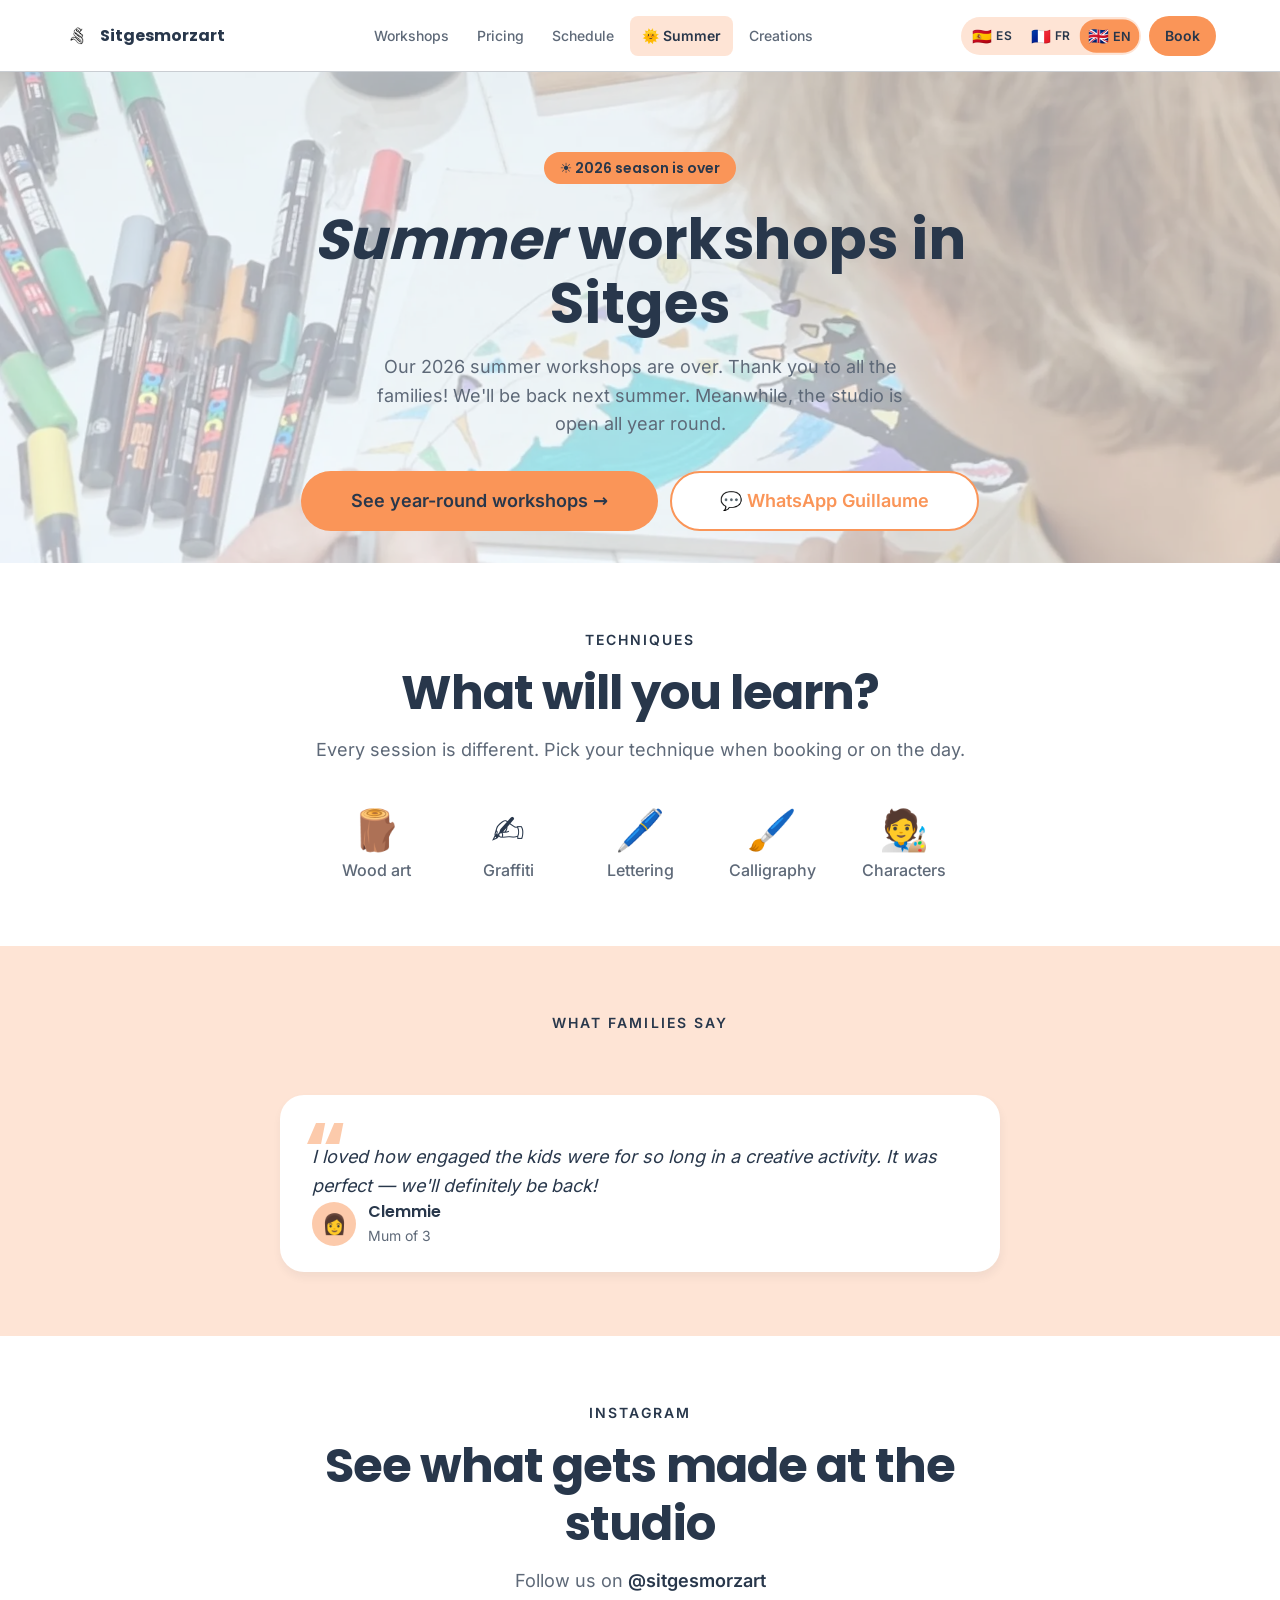
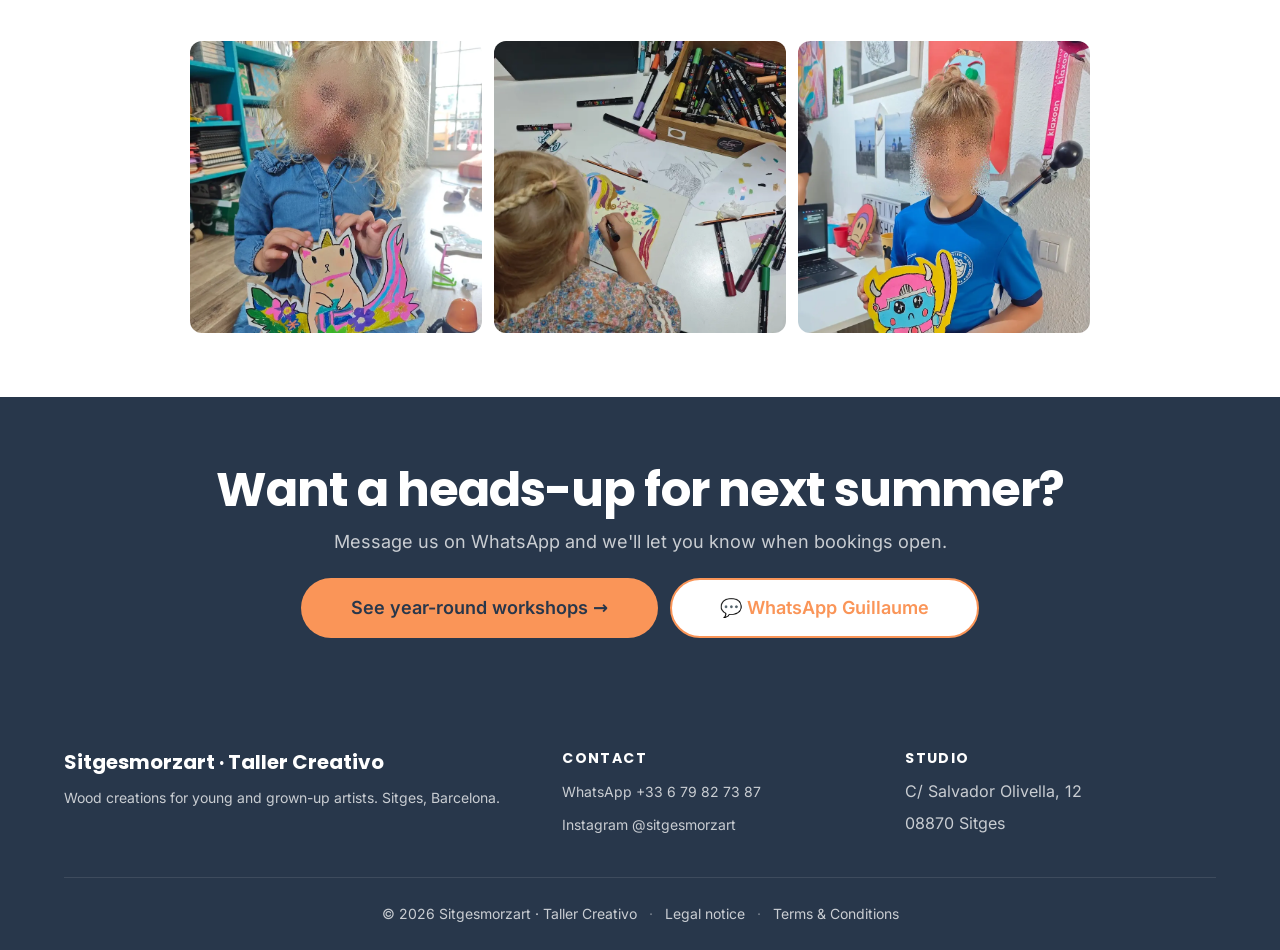
<file: verano/index.html>
<!DOCTYPE html>
<html lang="es">
<head>
<meta charset="UTF-8">
<meta name="viewport" content="width=device-width, initial-scale=1.0">
<meta name="description" content="Sitgesmorzart · Talleres de Verano en Sitges. La temporada 2026 ha terminado. Volvemos el próximo verano. El taller sigue abierto todo el año.">
<meta name="theme-color" content="#FFFFFF">
<meta name="author" content="Sitgesmorzart - Guillaume">

<title>Talleres de Verano · Sitgesmorzart</title>

<!-- Favicon -->
<link rel="icon" href="/favicon.ico" sizes="any">
<link rel="icon" type="image/png" sizes="32x32" href="/favicon-32.png">
<link rel="icon" type="image/png" sizes="16x16" href="/favicon-16.png">
<link rel="apple-touch-icon" href="/icon-180.png">

<!-- Canonical -->
<link rel="canonical" href="https://sitgesmorzart.com/verano/">

<!-- Hreflang -->
<link rel="alternate" hreflang="es" href="https://sitgesmorzart.com/verano/">
<link rel="alternate" hreflang="fr" href="https://sitgesmorzart.com/verano/">
<link rel="alternate" hreflang="en" href="https://sitgesmorzart.com/verano/">
<link rel="alternate" hreflang="x-default" href="https://sitgesmorzart.com/verano/">

<!-- Open Graph -->
<meta property="og:type" content="website">
<meta property="og:site_name" content="Sitgesmorzart · Taller Creativo">
<meta property="og:title" content="Talleres de Verano · Sitgesmorzart">
<meta property="og:description" content="La temporada de verano 2026 ha terminado. Volvemos el próximo verano. Mientras tanto, el taller sigue abierto todo el año en Sitges.">
<meta property="og:url" content="https://sitgesmorzart.com/verano/">
<meta property="og:image" content="https://sitgesmorzart.com/images/og-cover-atelier.jpg">
<meta property="og:image:secure_url" content="https://sitgesmorzart.com/images/og-cover-atelier.jpg">
<meta property="og:image:type" content="image/jpeg">
<meta property="og:image:width" content="1200">
<meta property="og:image:height" content="630">
<meta property="og:locale" content="es_ES">
<meta property="og:locale:alternate" content="fr_FR">
<meta property="og:locale:alternate" content="en_GB">

<!-- Twitter/X -->
<meta name="twitter:card" content="summary_large_image">
<meta name="twitter:title" content="Talleres de Verano · Sitgesmorzart">
<meta name="twitter:description" content="La temporada de verano 2026 ha terminado. Volvemos el próximo verano.">
<meta name="twitter:image" content="https://sitgesmorzart.com/images/og-cover-atelier.jpg">

<!-- Fonts (self-hosted) -->
<link rel="preload" href="/fonts/poppins-700.woff2" as="font" type="font/woff2" crossorigin>
<link rel="preload" href="/fonts/inter-400.woff2" as="font" type="font/woff2" crossorigin>

<!-- Design system -->
<link rel="stylesheet" href="../foundations.css">

<style>
/* Self-hosted fonts */
@font-face { font-family: 'Poppins'; font-style: normal; font-weight: 400; font-display: swap; src: url('/fonts/poppins-400.woff2') format('woff2'); }
@font-face { font-family: 'Poppins'; font-style: normal; font-weight: 500; font-display: swap; src: url('/fonts/poppins-500.woff2') format('woff2'); }
@font-face { font-family: 'Poppins'; font-style: normal; font-weight: 600; font-display: swap; src: url('/fonts/poppins-600.woff2') format('woff2'); }
@font-face { font-family: 'Poppins'; font-style: normal; font-weight: 700; font-display: swap; src: url('/fonts/poppins-700.woff2') format('woff2'); }
@font-face { font-family: 'Poppins'; font-style: normal; font-weight: 800; font-display: swap; src: url('/fonts/poppins-800.woff2') format('woff2'); }
@font-face { font-family: 'Inter'; font-style: normal; font-weight: 400; font-display: swap; src: url('/fonts/inter-400.woff2') format('woff2'); }
@font-face { font-family: 'Inter'; font-style: normal; font-weight: 500; font-display: swap; src: url('/fonts/inter-500.woff2') format('woff2'); }
@font-face { font-family: 'Inter'; font-style: normal; font-weight: 600; font-display: swap; src: url('/fonts/inter-600.woff2') format('woff2'); }
@font-face { font-family: 'Inter'; font-style: normal; font-weight: 700; font-display: swap; src: url('/fonts/inter-700.woff2') format('woff2'); }

/* ============================================================
   VERANO — Override tokens turquoise → orange
   Scoped à cette page uniquement. Option A : textes en gris-900
   (pas d'orange-700 dans le DS), éléments graphiques en orange.
   ============================================================ */
:root {
  --brand-turquoise-100: var(--semantic-orange-100);
  --brand-turquoise-200: var(--semantic-orange-200);
  --brand-turquoise-300: var(--semantic-orange-300);
  --brand-turquoise-500: var(--semantic-orange-500);
  --brand-turquoise-700: var(--neutral-grey-900);
  /* surface-subtle → orange-100 (fonds sections pricing, testimonial) */
  --surface-subtle: var(--semantic-orange-100);
}

/* ============================================================
   BASE
   ============================================================ */
html { scroll-padding-top: 80px; }
body { padding-top: 72px; }
@media (max-width: 768px) { html { scroll-padding-top: 72px; } body { padding-top: 64px; } }

.container { max-width: 1200px; margin: 0 auto; padding: 0 var(--spacing-6); }
section { padding: var(--spacing-16) 0; }
@media (max-width: 768px) { section { padding: var(--spacing-12) 0; } }

/* ============================================================
   SITE HEADER
   ============================================================ */
.site-header {
  position: fixed; top: 0; left: 0; right: 0; z-index: 90;
  background: rgba(255,255,255,0.92);
  backdrop-filter: saturate(180%) blur(12px);
  -webkit-backdrop-filter: saturate(180%) blur(12px);
  border-bottom: 1px solid var(--border-default);
  height: 72px; display: flex; align-items: center;
}
@media (max-width: 768px) { .site-header { height: 64px; } }

.site-header .container {
  display: flex; align-items: center; justify-content: space-between;
  gap: var(--spacing-4); width: 100%;
}

.site-brand {
  font-family: var(--font-display); font-weight: var(--weight-bold);
  font-size: var(--body-medium-size); color: var(--text-primary);
  text-decoration: none; white-space: nowrap;
  display: flex; align-items: center; gap: var(--spacing-2);
}
.site-brand-mark { width: 28px; height: 28px; flex-shrink: 0; display: block; }

.site-nav { display: flex; align-items: center; gap: var(--spacing-1); }
.site-nav-link {
  padding: var(--spacing-2) var(--spacing-3); border-radius: var(--radius-md);
  font-family: var(--font-body); font-size: var(--body-small-size);
  font-weight: var(--weight-medium); color: var(--text-secondary);
  text-decoration: none; transition: color 0.2s, background-color 0.2s;
  white-space: nowrap;
}
.site-nav-link:hover { color: var(--text-primary); background: var(--brand-turquoise-100); }
.site-nav-link.is-current {
  color: var(--brand-turquoise-700); font-weight: var(--weight-semibold);
  background: var(--brand-turquoise-100);
}

.site-actions { display: flex; align-items: center; gap: var(--spacing-2); }
.site-cta {
  padding: var(--spacing-2) var(--spacing-4); background: var(--action-primary-bg);
  color: var(--action-primary-text); border-radius: var(--radius-full);
  font-family: var(--font-body); font-weight: var(--weight-semibold);
  font-size: var(--body-small-size); text-decoration: none;
  white-space: nowrap; transition: background-color 0.2s, transform 0.2s;
}
.site-cta:hover { background: var(--action-primary-bg-hover); transform: translateY(-1px); }

.site-burger {
  display: none; width: 40px; height: 40px; border-radius: var(--radius-md);
  background: transparent; align-items: center; justify-content: center;
}
.site-burger:hover { background: var(--brand-turquoise-100); }
.site-burger-icon { width: 20px; height: 14px; position: relative; display: block; }
.site-burger-icon::before, .site-burger-icon::after, .site-burger-icon span {
  content: ""; position: absolute; left: 0; right: 0; height: 2px;
  background: var(--text-primary); border-radius: 1px;
  transition: transform 0.3s, opacity 0.3s;
}
.site-burger-icon::before { top: 0; }
.site-burger-icon span { top: 50%; transform: translateY(-50%); }
.site-burger-icon::after { bottom: 0; }
.site-burger.is-open .site-burger-icon::before { transform: translateY(6px) rotate(45deg); }
.site-burger.is-open .site-burger-icon span { opacity: 0; }
.site-burger.is-open .site-burger-icon::after { transform: translateY(-6px) rotate(-45deg); }

@media (max-width: 1024px) { .site-nav, .site-cta { display: none; } .site-burger { display: flex; } }

.site-mobile-panel {
  position: fixed; top: 64px; left: 0; right: 0;
  background: var(--surface-default); border-bottom: 1px solid var(--border-default);
  box-shadow: var(--shadow-md); padding: var(--spacing-4) var(--spacing-6);
  transform: translateY(-110%); transition: transform 0.3s ease;
  z-index: 89; max-height: calc(100vh - 64px); overflow-y: auto;
}
.site-mobile-panel.is-open { transform: translateY(0); }
.site-mobile-panel .site-nav-link {
  display: block; padding: var(--spacing-3) var(--spacing-4);
  font-size: var(--body-medium-size); border-radius: var(--radius-lg); margin-bottom: var(--spacing-1);
}
.site-mobile-panel .site-cta {
  display: block; text-align: center;
  margin-top: var(--spacing-4); padding: var(--spacing-3); font-size: var(--body-medium-size);
}
@media (min-width: 1025px) { .site-mobile-panel { display: none; } }

.lang-switcher {
  display: flex; gap: 2px; background: var(--brand-turquoise-100);
  padding: 3px; border-radius: var(--radius-full);
}
.lang-btn {
  min-width: 32px; height: 32px; padding: 0 var(--spacing-2);
  border-radius: var(--radius-full); display: flex; align-items: center;
  justify-content: center; gap: 4px; font-size: 0.875rem;
  transition: background-color 0.2s ease, transform 0.2s ease; color: var(--text-primary);
}
.lang-flag { font-size: 1rem; line-height: 1; }
.lang-code { font-family: var(--font-body); font-weight: var(--weight-semibold); font-size: 0.75rem; letter-spacing: 0.05em; }
.lang-btn:hover { background: var(--surface-default); }
.lang-btn.is-active { background: var(--action-primary-bg); transform: scale(1.05); }
@media (max-width: 768px) {
  .lang-btn { min-width: 32px; padding: 0 var(--spacing-1); }
  .lang-code { position: absolute; width: 1px; height: 1px; padding: 0; margin: -1px; overflow: hidden; clip: rect(0,0,0,0); white-space: nowrap; border: 0; }
}

/* ============================================================
   BUTTONS
   ============================================================ */
.btn {
  display: inline-flex; align-items: center; justify-content: center;
  gap: var(--spacing-2); padding: var(--spacing-3) var(--spacing-8);
  border-radius: var(--radius-full); font-family: var(--font-body);
  font-weight: var(--weight-semibold); font-size: var(--body-medium-size);
  text-decoration: none; white-space: nowrap; cursor: pointer;
  transition: background-color 0.2s ease, transform 0.2s ease;
  border: 2px solid transparent; min-height: 48px;
}
.btn-primary { background: var(--action-primary-bg); color: var(--action-primary-text); }
.btn-primary:hover { background: var(--action-primary-bg-hover); transform: translateY(-2px); }
.btn-secondary { background: var(--action-secondary-bg); color: var(--action-secondary-text); border-color: var(--action-secondary-border); }
.btn-secondary:hover { background: var(--action-secondary-bg-hover); transform: translateY(-2px); }
.btn-whatsapp { background: #25D366; color: var(--neutral-white); }
.btn-whatsapp:hover { background: #1fb858; transform: translateY(-2px); }
.btn-lg { padding: var(--spacing-4) var(--spacing-12); font-size: var(--body-large-size); }
@media (max-width: 480px) {
  .btn-lg { padding: var(--spacing-4) var(--spacing-6); font-size: var(--body-medium-size); }
}

/* ============================================================
   SECTION HEADS
   ============================================================ */
.section-head { text-align: center; max-width: 720px; margin: 0 auto var(--spacing-12); }
.kicker {
  display: inline-block; font-family: var(--font-body); font-weight: var(--weight-semibold);
  font-size: var(--body-small-size); letter-spacing: 0.15em; text-transform: uppercase;
  color: var(--brand-turquoise-700); margin-bottom: var(--spacing-3);
}
.section-head h2 { margin-bottom: var(--spacing-4); }
.section-head p { font-size: var(--body-large-size); color: var(--text-secondary); }

/* ============================================================
   HERO VERANO
   ============================================================ */
.hero-verano {
  background-image: linear-gradient(rgba(255,255,255,0.62), rgba(255,255,255,0.62)), url('/images/hero-verano.webp');
  background-size: cover;
  background-position: center;
  padding: var(--spacing-16) 0 var(--spacing-20);
  padding-top: calc(var(--spacing-16) + 16px);
  text-align: center;
  position: relative;
  overflow: hidden;
}

.hero-verano-dates {
  display: inline-flex; align-items: center; gap: var(--spacing-2);
  background: var(--brand-turquoise-500); color: var(--text-primary);
  padding: var(--spacing-1) var(--spacing-4); border-radius: var(--radius-full);
  font-family: var(--font-display); font-weight: var(--weight-semibold);
  font-size: var(--body-small-size); margin-bottom: var(--spacing-6);
}

.hero-verano h1 {
  font-size: clamp(2rem, 5vw, 3.5rem); line-height: 1.15;
  letter-spacing: 0.01em;
  margin-bottom: var(--spacing-4);
  max-width: 800px; margin-left: auto; margin-right: auto;
}
.hero-verano h1 .accent { color: var(--brand-turquoise-700); font-style: italic; }

.hero-verano-tagline {
  font-size: var(--body-large-size); color: var(--text-secondary);
  max-width: 560px; margin: 0 auto var(--spacing-8); line-height: 1.6;
}

.hero-verano-ctas {
  display: flex; justify-content: center; flex-wrap: wrap; gap: var(--spacing-3);
  margin-bottom: var(--spacing-8);
}
@media (max-width: 480px) {
  .hero-verano-ctas { flex-direction: column; align-items: stretch; padding: 0 var(--spacing-4); }
}

/* ============================================================
   DISCIPLINES
   ============================================================ */
.disciplines { background: var(--surface-default); }

.disciplines-list {
  display: flex; flex-wrap: wrap; justify-content: center;
  gap: var(--spacing-8); max-width: 780px; margin: 0 auto;
}
.discipline-item {
  display: flex; flex-direction: column; align-items: center;
  gap: var(--spacing-2); text-align: center; min-width: 100px;
}
.discipline-icon { font-size: 2.5rem; line-height: 1; display: block; }
.discipline-label { font-size: var(--body-medium-size); font-weight: var(--weight-medium); color: var(--text-secondary); }

/* Disciplines — liste simple */
.disciplines-list {
  display: flex;
  flex-wrap: wrap;
  justify-content: center;
  gap: var(--spacing-8);
  max-width: 780px;
  margin: 0 auto;
}
.discipline-item {
  display: flex;
  flex-direction: column;
  align-items: center;
  gap: var(--spacing-2);
  text-align: center;
  min-width: 100px;
}
.discipline-icon { font-size: 2.5rem; line-height: 1; display: block; }
.discipline-label { font-size: var(--body-medium-size); font-weight: var(--weight-medium); color: var(--text-secondary); }
.testimonial-section { background: var(--surface-subtle); padding: var(--spacing-16) 0; }

.testimonial-card {
  max-width: 720px; margin: 0 auto; background: var(--surface-default);
  border-radius: var(--radius-2xl); padding: var(--spacing-6) var(--spacing-8);
  box-shadow: var(--shadow-sm); position: relative;
}
.testimonial-card::before {
  content: "\201C"; position: absolute; top: var(--spacing-4); left: var(--spacing-6);
  font-family: var(--font-display); font-size: 5rem; line-height: 1;
  color: var(--brand-turquoise-200); font-weight: var(--weight-bold); pointer-events: none;
}
.testimonial-quote {
  font-size: var(--body-large-size); color: var(--text-primary);
  line-height: 1.6; font-style: italic;
  margin-bottom: var(--spacing-5); padding-top: var(--spacing-6);
}
.testimonial-author { display: flex; align-items: center; gap: var(--spacing-3); }
.testimonial-avatar {
  width: 44px; height: 44px; border-radius: var(--radius-full);
  background: var(--brand-turquoise-200); display: flex;
  align-items: center; justify-content: center; font-size: 1.25rem; flex-shrink: 0;
}
.testimonial-name { font-family: var(--font-display); font-weight: var(--weight-semibold); font-size: var(--body-medium-size); color: var(--text-primary); }
.testimonial-meta { font-size: var(--body-small-size); color: var(--text-secondary); }

/* ============================================================
   INSTAGRAM (Behold.so) + galerie photos verano
   ============================================================ */
.instagram-section { background: var(--surface-default); }

.verano-gallery {
  display: grid;
  grid-template-columns: repeat(auto-fill, minmax(220px, 1fr));
  gap: var(--spacing-3);
  margin-top: var(--spacing-8);
  max-width: 900px;
  margin-left: auto;
  margin-right: auto;
}

.verano-gallery-item {
  aspect-ratio: 1;
  border-radius: var(--radius-lg);
  overflow: hidden;
  position: relative;
  background: var(--semantic-orange-100);
  cursor: zoom-in;
  transition: transform 0.3s ease;
}

.verano-gallery-item:hover { transform: scale(1.03); }

.verano-gallery-item img {
  width: 100%; height: 100%;
  object-fit: cover; display: block;
  transition: transform 0.4s ease;
}

.verano-gallery-item:hover img { transform: scale(1.08); }

/* ============================================================
   CTA FINAL
   ============================================================ */
.cta-section {
  background: var(--surface-emphasis);
  padding: var(--spacing-16) 0;
  text-align: center;
}
.cta-section h2 { color: var(--text-inverse); margin-bottom: var(--spacing-3); }
.cta-section p { color: var(--neutral-grey-300); font-size: var(--body-large-size); margin-bottom: var(--spacing-6); }
.cta-buttons { display: flex; justify-content: center; flex-wrap: wrap; gap: var(--spacing-3); }
@media (max-width: 480px) { .cta-buttons { flex-direction: column; align-items: stretch; padding: 0 var(--spacing-4); } }

/* ============================================================
   FOOTER
   ============================================================ */
footer { background: var(--surface-emphasis); color: var(--neutral-grey-300); padding: var(--spacing-12) 0 var(--spacing-6); }
.footer-grid { display: grid; grid-template-columns: 1.5fr 1fr 1fr; gap: var(--spacing-8); margin-bottom: var(--spacing-8); }
@media (max-width: 768px) { .footer-grid { grid-template-columns: 1fr; gap: var(--spacing-6); } }
.footer-brand { font-family: var(--font-display); font-weight: var(--weight-bold); font-size: 1.25rem; color: var(--text-inverse); margin-bottom: var(--spacing-3); }
.footer-tagline { color: var(--neutral-grey-300); font-size: var(--body-small-size); }
.footer-section h3 { color: var(--text-inverse); font-size: var(--body-small-size); text-transform: uppercase; letter-spacing: 0.1em; margin-bottom: var(--spacing-3); }
.footer-section ul { list-style: none; }
.footer-section li { margin-bottom: var(--spacing-2); }
.footer-section a { color: var(--neutral-grey-300); font-size: var(--body-small-size); transition: color 0.2s; }
.footer-section a:hover { color: var(--brand-turquoise-300); }
.footer-bottom { border-top: 1px solid rgba(255,255,255,0.1); padding-top: var(--spacing-6); font-size: var(--body-small-size); display: flex; flex-wrap: wrap; justify-content: center; align-items: center; gap: var(--spacing-2) var(--spacing-3); }
.footer-bottom a { color: var(--neutral-grey-300); transition: color 0.2s; }
.footer-bottom a:hover { color: var(--brand-turquoise-300); }
.footer-bottom-sep { opacity: 0.5; }

/* ============================================================
   UTILITIES
   ============================================================ */
.skip-to-content { position: absolute; top: -100px; left: var(--spacing-4); background: var(--brand-turquoise-700); color: var(--neutral-white); padding: var(--spacing-3) var(--spacing-4); border-radius: var(--radius-md); font-family: var(--font-body); font-weight: var(--weight-semibold); font-size: var(--body-small-size); text-decoration: none; z-index: 999; transition: top 0.2s ease; }
.skip-to-content:focus { top: var(--spacing-4); outline: 3px solid var(--brand-turquoise-500); outline-offset: 2px; }

.back-to-top { position: fixed; bottom: var(--spacing-6); right: var(--spacing-6); width: 48px; height: 48px; border-radius: var(--radius-full); background: var(--brand-turquoise-500); color: var(--text-primary); font-size: 1.5rem; font-weight: var(--weight-bold); box-shadow: var(--shadow-md); z-index: 80; cursor: pointer; border: none; display: flex; align-items: center; justify-content: center; transition: opacity 0.3s ease, transform 0.2s ease, background-color 0.2s ease; }
.back-to-top:hover { background: var(--brand-turquoise-700); color: var(--neutral-white); transform: translateY(-2px); }
.back-to-top[hidden] { display: none; }

.visually-hidden { position: absolute; width: 1px; height: 1px; padding: 0; margin: -1px; overflow: hidden; clip: rect(0,0,0,0); white-space: nowrap; border: 0; }

[data-lang]:not(.is-active-lang) { display: none !important; }
[data-lang].is-active-lang { animation: langFadeIn 0.3s ease; }
@keyframes langFadeIn { from { opacity: 0; } to { opacity: 1; } }
@media (prefers-reduced-motion: reduce) { [data-lang].is-active-lang { animation: none; } }
</style>

</head>
<body>

<a href="#main-content" class="skip-to-content">
  <span data-lang="es" class="is-active-lang">Ir al contenido principal</span>
  <span data-lang="fr">Aller au contenu principal</span>
  <span data-lang="en">Skip to main content</span>
</a>

<!-- ============================================================
     SITE HEADER
     ============================================================ -->
<header class="site-header">
  <div class="container">

    <a href="/" class="site-brand" aria-label="Sitgesmorzart Taller Creativo — Inicio">
      <img class="site-brand-mark" src="/images/logo-header.png" alt="" aria-hidden="true">
      <span class="site-brand-name">Sitgesmorzart</span>
    </a>

    <nav class="site-nav" aria-label="Navigation principale">
      <a href="/#talleres" class="site-nav-link">
        <span data-lang="es" class="is-active-lang">Talleres</span>
        <span data-lang="fr">Ateliers</span>
        <span data-lang="en">Workshops</span>
      </a>
      <a href="/#tarifas" class="site-nav-link">
        <span data-lang="es" class="is-active-lang">Tarifas</span>
        <span data-lang="fr">Tarifs</span>
        <span data-lang="en">Pricing</span>
      </a>
      <a href="/#horarios" class="site-nav-link">
        <span data-lang="es" class="is-active-lang">Horarios</span>
        <span data-lang="fr">Horaires</span>
        <span data-lang="en">Schedule</span>
      </a>
      <a href="/verano/" class="site-nav-link is-current" aria-current="page">
        <span data-lang="es" class="is-active-lang">🌞 Verano</span>
        <span data-lang="fr">🌞 Été</span>
        <span data-lang="en">🌞 Summer</span>
      </a>
      <a href="/#creaciones" class="site-nav-link">
        <span data-lang="es" class="is-active-lang">Creaciones</span>
        <span data-lang="fr">Créations</span>
        <span data-lang="en">Creations</span>
      </a>
    </nav>

    <div class="site-actions">
      <nav class="lang-switcher" aria-label="Sélecteur de langue">
        <button class="lang-btn is-active" data-switch="es" aria-label="Español" aria-pressed="true">
          <span class="lang-flag" aria-hidden="true">🇪🇸</span>
          <span class="lang-code">ES</span>
        </button>
        <button class="lang-btn" data-switch="fr" aria-label="Français" aria-pressed="false">
          <span class="lang-flag" aria-hidden="true">🇫🇷</span>
          <span class="lang-code">FR</span>
        </button>
        <button class="lang-btn" data-switch="en" aria-label="English" aria-pressed="false">
          <span class="lang-flag" aria-hidden="true">🇬🇧</span>
          <span class="lang-code">EN</span>
        </button>
      </nav>
      <a href="/#calculadora" class="site-cta">
        <span data-lang="es" class="is-active-lang">Reservar</span>
        <span data-lang="fr">Réserver</span>
        <span data-lang="en">Book</span>
      </a>
      <button class="site-burger" id="site-burger" aria-label="Ouvrir le menu" aria-expanded="false" aria-controls="site-mobile-panel">
        <span class="site-burger-icon" aria-hidden="true"><span></span></span>
      </button>
    </div>

  </div>
</header>

<!-- Mobile panel -->
<div class="site-mobile-panel" id="site-mobile-panel">
  <a href="/#talleres" class="site-nav-link">
    <span data-lang="es" class="is-active-lang">Talleres</span>
    <span data-lang="fr">Ateliers</span>
    <span data-lang="en">Workshops</span>
  </a>
  <a href="/#tarifas" class="site-nav-link">
    <span data-lang="es" class="is-active-lang">Tarifas</span>
    <span data-lang="fr">Tarifs</span>
    <span data-lang="en">Pricing</span>
  </a>
  <a href="/#horarios" class="site-nav-link">
    <span data-lang="es" class="is-active-lang">Horarios</span>
    <span data-lang="fr">Horaires</span>
    <span data-lang="en">Schedule</span>
  </a>
  <a href="/verano/" class="site-nav-link is-current" aria-current="page">
    <span data-lang="es" class="is-active-lang">🌞 Verano</span>
    <span data-lang="fr">🌞 Été</span>
    <span data-lang="en">🌞 Summer</span>
  </a>
  <a href="/#creaciones" class="site-nav-link">
    <span data-lang="es" class="is-active-lang">Creaciones</span>
    <span data-lang="fr">Créations</span>
    <span data-lang="en">Creations</span>
  </a>
  <a href="/#calculadora" class="site-cta">
    <span data-lang="es" class="is-active-lang">Reservar</span>
    <span data-lang="fr">Réserver</span>
    <span data-lang="en">Book</span>
  </a>
</div>


<main id="main-content">

<!-- ============================================================
     HERO
     ============================================================ -->
<section class="hero-verano">
  <div class="container">

    <div class="hero-verano-dates">
      <span data-lang="es" class="is-active-lang">☀️ Temporada 2026 terminada</span>
      <span data-lang="fr">☀️ Saison 2026 terminée</span>
      <span data-lang="en">☀️ 2026 season is over</span>
    </div>

    <div data-lang="es" class="is-active-lang">
      <h1>Talleres de <span class="accent">verano</span> en Sitges</h1>
      <p class="hero-verano-tagline">Los talleres de verano 2026 han terminado. ¡Gracias a todas las familias! Volvemos el próximo verano. Mientras tanto, el taller sigue abierto todo el año.</p>
    </div>
    <div data-lang="fr">
      <h1>Ateliers d'<span class="accent">été</span> à Sitges</h1>
      <p class="hero-verano-tagline">Les ateliers d'été 2026 sont terminés. Merci à toutes les familles ! On revient l'été prochain. En attendant, l'atelier reste ouvert toute l'année.</p>
    </div>
    <div data-lang="en">
      <h1><span class="accent">Summer</span> workshops in Sitges</h1>
      <p class="hero-verano-tagline">Our 2026 summer workshops are over. Thank you to all the families! We'll be back next summer. Meanwhile, the studio is open all year round.</p>
    </div>

    <div class="hero-verano-ctas">
      <a href="/#calculadora" class="btn btn-primary btn-lg">
        <span data-lang="es" class="is-active-lang">Ver los talleres del año →</span>
        <span data-lang="fr">Voir les ateliers de l'année →</span>
        <span data-lang="en">See year-round workshops →</span>
      </a>
      <a href="https://wa.me/33679827387?text=Hola%20Guillaume%2C%20av%C3%ADsame%20cuando%20abran%20los%20talleres%20de%20verano" class="btn btn-secondary btn-lg" target="_blank" rel="noopener">
        💬 WhatsApp Guillaume
      </a>
    </div>

  </div>
</section>

<!-- ============================================================
     DISCIPLINES
     ============================================================ -->
<section class="disciplines">
  <div class="container">
    <div class="section-head">
      <span class="kicker" data-lang="es">Técnicas</span>
      <span class="kicker" data-lang="fr">Techniques</span>
      <span class="kicker" data-lang="en">Techniques</span>
      <div data-lang="es" class="is-active-lang">
        <h2>¿Qué vas a aprender?</h2>
        <p>Cada taller es diferente. Eliges tu técnica al reservar o en el momento.</p>
      </div>
      <div data-lang="fr">
        <h2>Qu'est-ce que tu vas apprendre ?</h2>
        <p>Chaque atelier est différent. Tu choisis ta technique en réservant ou sur place.</p>
      </div>
      <div data-lang="en">
        <h2>What will you learn?</h2>
        <p>Every session is different. Pick your technique when booking or on the day.</p>
      </div>
    </div>

    <div class="disciplines-list">
      <div class="discipline-item">
        <span class="discipline-icon" aria-hidden="true">🪵</span>
        <span class="discipline-label is-active-lang" data-lang="es">Arte en madera</span>
        <span class="discipline-label" data-lang="fr">Art sur bois</span>
        <span class="discipline-label" data-lang="en">Wood art</span>
      </div>
      <div class="discipline-item">
        <span class="discipline-icon" aria-hidden="true">✍️</span>
        <span class="discipline-label is-active-lang" data-lang="es">Graffiti</span>
        <span class="discipline-label" data-lang="fr">Graffiti</span>
        <span class="discipline-label" data-lang="en">Graffiti</span>
      </div>
      <div class="discipline-item">
        <span class="discipline-icon" aria-hidden="true">🖊️</span>
        <span class="discipline-label is-active-lang" data-lang="es">Lettering</span>
        <span class="discipline-label" data-lang="fr">Lettering</span>
        <span class="discipline-label" data-lang="en">Lettering</span>
      </div>
      <div class="discipline-item">
        <span class="discipline-icon" aria-hidden="true">🖌️</span>
        <span class="discipline-label is-active-lang" data-lang="es">Caligrafía</span>
        <span class="discipline-label" data-lang="fr">Calligraphie</span>
        <span class="discipline-label" data-lang="en">Calligraphy</span>
      </div>
      <div class="discipline-item">
        <span class="discipline-icon" aria-hidden="true">🧑‍🎨</span>
        <span class="discipline-label is-active-lang" data-lang="es">Personajes</span>
        <span class="discipline-label" data-lang="fr">Personnages</span>
        <span class="discipline-label" data-lang="en">Characters</span>
      </div>
    </div>
  </div>
</section>


<!-- ============================================================
     TESTIMONIAL
     ============================================================ -->
<section class="testimonial-section">
  <div class="container">
    <div class="section-head">
      <span class="kicker" data-lang="es">Lo que dicen las familias</span>
      <span class="kicker" data-lang="fr">Ce que disent les familles</span>
      <span class="kicker" data-lang="en">What families say</span>
    </div>
    <div class="testimonial-card">
      <blockquote>
        <p class="testimonial-quote">
          <span data-lang="es" class="is-active-lang">Me encantó ver lo concentrados que estuvieron los niños durante tanto tiempo en una actividad creativa. ¡Fue perfecto, volveríamos sin dudarlo!</span>
          <span data-lang="fr">J'ai adoré voir les enfants aussi concentrés aussi longtemps sur une activité créative. C'était parfait, on reviendra sans hésiter !</span>
          <span data-lang="en">I loved how engaged the kids were for so long in a creative activity. It was perfect — we'll definitely be back!</span>
        </p>
      </blockquote>
      <div class="testimonial-author">
        <div class="testimonial-avatar" aria-hidden="true">👩</div>
        <div>
          <div class="testimonial-name">Clemmie</div>
          <div class="testimonial-meta">
            <span data-lang="es" class="is-active-lang">Mamá de 3 niños</span>
            <span data-lang="fr">Maman de 3 enfants</span>
            <span data-lang="en">Mum of 3</span>
          </div>
        </div>
      </div>
    </div>
  </div>
</section>


<!-- ============================================================
     INSTAGRAM — Behold.so
     ============================================================ -->
<section class="instagram-section">
  <div class="container">
    <div class="section-head">
      <span class="kicker">Instagram</span>
      <div data-lang="es" class="is-active-lang">
        <h2>Mira lo que se crea en el taller</h2>
        <p>Síguenos en <a href="https://www.instagram.com/sitgesmorzart" target="_blank" rel="noopener" style="color: var(--brand-turquoise-700); font-weight: 600;">@sitgesmorzart</a></p>
      </div>
      <div data-lang="fr">
        <h2>Vois ce qui se crée à l'atelier</h2>
        <p>Suis-nous sur <a href="https://www.instagram.com/sitgesmorzart" target="_blank" rel="noopener" style="color: var(--brand-turquoise-700); font-weight: 600;">@sitgesmorzart</a></p>
      </div>
      <div data-lang="en">
        <h2>See what gets made at the studio</h2>
        <p>Follow us on <a href="https://www.instagram.com/sitgesmorzart" target="_blank" rel="noopener" style="color: var(--brand-turquoise-700); font-weight: 600;">@sitgesmorzart</a></p>
      </div>
    </div>

    <!-- Quand Behold.so est dispo, remplacer ce bloc par l'embed -->
    <div class="verano-gallery">
      <div class="verano-gallery-item">
        <picture>
          <source srcset="/images/verano-1.webp" type="image/webp">
          <img src="/images/verano-1.webp" alt="Atelier de verano Sitgesmorzart — création en bois" loading="lazy" width="800" height="800">
        </picture>
      </div>
      <div class="verano-gallery-item">
        <picture>
          <source srcset="/images/verano-2.webp" type="image/webp">
          <img src="/images/verano-2.webp" alt="Atelier de verano Sitgesmorzart — peinture sur bois" loading="lazy" width="800" height="800">
        </picture>
      </div>
      <div class="verano-gallery-item">
        <picture>
          <source srcset="/images/verano-3.webp" type="image/webp">
          <img src="/images/verano-3.webp" alt="Atelier de verano Sitgesmorzart — résultat final" loading="lazy" width="800" height="800">
        </picture>
      </div>
    </div>

  </div>
</section>


<!-- ============================================================
     CTA FINAL
     ============================================================ -->
<section class="cta-section">
  <div class="container">
    <div data-lang="es" class="is-active-lang">
      <h2>¿Te avisamos para el próximo verano?</h2>
      <p>Escríbenos por WhatsApp y te avisamos cuando abran las reservas.</p>
    </div>
    <div data-lang="fr">
      <h2>On te prévient pour l'été prochain ?</h2>
      <p>Écris-nous sur WhatsApp et on te prévient dès l'ouverture des réservations.</p>
    </div>
    <div data-lang="en">
      <h2>Want a heads-up for next summer?</h2>
      <p>Message us on WhatsApp and we'll let you know when bookings open.</p>
    </div>
    <div class="cta-buttons">
      <a href="/#calculadora" class="btn btn-primary btn-lg">
        <span data-lang="es" class="is-active-lang">Ver los talleres del año →</span>
        <span data-lang="fr">Voir les ateliers de l'année →</span>
        <span data-lang="en">See year-round workshops →</span>
      </a>
      <a href="https://wa.me/33679827387?text=Hola%20Guillaume%2C%20av%C3%ADsame%20cuando%20abran%20los%20talleres%20de%20verano" class="btn btn-secondary btn-lg" target="_blank" rel="noopener">
        💬 WhatsApp Guillaume
      </a>
    </div>
  </div>
</section>

</main>


<button class="back-to-top" id="back-to-top" aria-label="Volver arriba" hidden>
  <span aria-hidden="true">↑</span>
</button>


<!-- ============================================================
     FOOTER
     ============================================================ -->
<footer>
  <div class="container">
    <div class="footer-grid">
      <div>
        <div class="footer-brand">Sitgesmorzart · Taller Creativo</div>
        <p class="footer-tagline" data-lang="es">Creaciones en madera para pequeños y grandes artistas. Sitges, Barcelona.</p>
        <p class="footer-tagline" data-lang="fr">Créations sur bois pour petits et grands artistes. Sitges, Barcelone.</p>
        <p class="footer-tagline" data-lang="en">Wood creations for young and grown-up artists. Sitges, Barcelona.</p>
      </div>
      <div class="footer-section">
        <h3 data-lang="es">Contacto</h3>
        <h3 data-lang="fr">Contact</h3>
        <h3 data-lang="en">Contact</h3>
        <ul>
          <li><a href="https://wa.me/33679827387" target="_blank" rel="noopener">WhatsApp +33 6 79 82 73 87</a></li>
          <li><a href="https://www.instagram.com/sitgesmorzart" target="_blank" rel="noopener">Instagram @sitgesmorzart</a></li>
        </ul>
      </div>
      <div class="footer-section">
        <h3 data-lang="es">Estudio</h3>
        <h3 data-lang="fr">Atelier</h3>
        <h3 data-lang="en">Studio</h3>
        <ul>
          <li>C/ Salvador Olivella, 12</li>
          <li>08870 Sitges</li>
        </ul>
      </div>
    </div>
    <div class="footer-bottom">
      <span>© 2026 Sitgesmorzart · Taller Creativo</span>
      <span class="footer-bottom-sep" aria-hidden="true">·</span>
      <a href="/mentions-legales.html" data-lang="es">Aviso legal</a>
      <a href="/mentions-legales.html" data-lang="fr">Mentions légales</a>
      <a href="/mentions-legales.html" data-lang="en">Legal notice</a>
      <span class="footer-bottom-sep" aria-hidden="true">·</span>
      <a href="/cgv.html" data-lang="es">Términos y condiciones</a>
      <a href="/cgv.html" data-lang="fr">CGV</a>
      <a href="/cgv.html" data-lang="en">Terms &amp; Conditions</a>
    </div>
  </div>
</footer>


<!-- ============================================================
     SCRIPTS
     ============================================================ -->
<script>
(function() {

  /* === LANGUAGE SWITCHER === */
  const STORAGE_KEY = 'sitgesmorzart-lang';
  const DEFAULT_LANG = 'es';
  const SUPPORTED = ['es', 'fr', 'en'];

  function setLang(lang) {
    if (!SUPPORTED.includes(lang)) lang = DEFAULT_LANG;
    document.documentElement.lang = lang;
    document.querySelectorAll('[data-lang]').forEach(el => {
      el.classList.toggle('is-active-lang', el.getAttribute('data-lang') === lang);
    });
    document.querySelectorAll('.lang-btn').forEach(btn => {
      const isActive = btn.getAttribute('data-switch') === lang;
      btn.classList.toggle('is-active', isActive);
      btn.setAttribute('aria-pressed', isActive ? 'true' : 'false');
    });
    try { localStorage.setItem(STORAGE_KEY, lang); } catch(e) {}
  }

  let initialLang = DEFAULT_LANG;
  try {
    const stored = localStorage.getItem(STORAGE_KEY);
    if (stored && SUPPORTED.includes(stored)) initialLang = stored;
    else {
      const browserLang = (navigator.language || 'es').slice(0, 2).toLowerCase();
      if (SUPPORTED.includes(browserLang)) initialLang = browserLang;
    }
  } catch(e) {}
  setLang(initialLang);
  document.querySelectorAll('.lang-btn').forEach(btn => {
    btn.addEventListener('click', () => setLang(btn.getAttribute('data-switch')));
  });

  /* === BURGER === */
  const burger = document.getElementById('site-burger');
  const panel  = document.getElementById('site-mobile-panel');

  function closePanel() {
    burger.classList.remove('is-open');
    panel.classList.remove('is-open');
    burger.setAttribute('aria-expanded', 'false');
  }
  function togglePanel() {
    const isOpen = panel.classList.toggle('is-open');
    burger.classList.toggle('is-open', isOpen);
    burger.setAttribute('aria-expanded', isOpen ? 'true' : 'false');
  }

  if (burger && panel) {
    burger.addEventListener('click', togglePanel);
    panel.querySelectorAll('a').forEach(a => a.addEventListener('click', closePanel));
    document.addEventListener('keydown', e => {
      if (e.key === 'Escape' && panel.classList.contains('is-open')) closePanel();
    });
  }


  /* === BACK TO TOP === */
  const backToTop = document.getElementById('back-to-top');
  if (backToTop) {
    window.addEventListener('scroll', () => { backToTop.hidden = window.scrollY < 600; });
    backToTop.addEventListener('click', () => { window.scrollTo({ top: 0, behavior: 'smooth' }); });
  }

})();
</script>

</body>
</html>
</file>
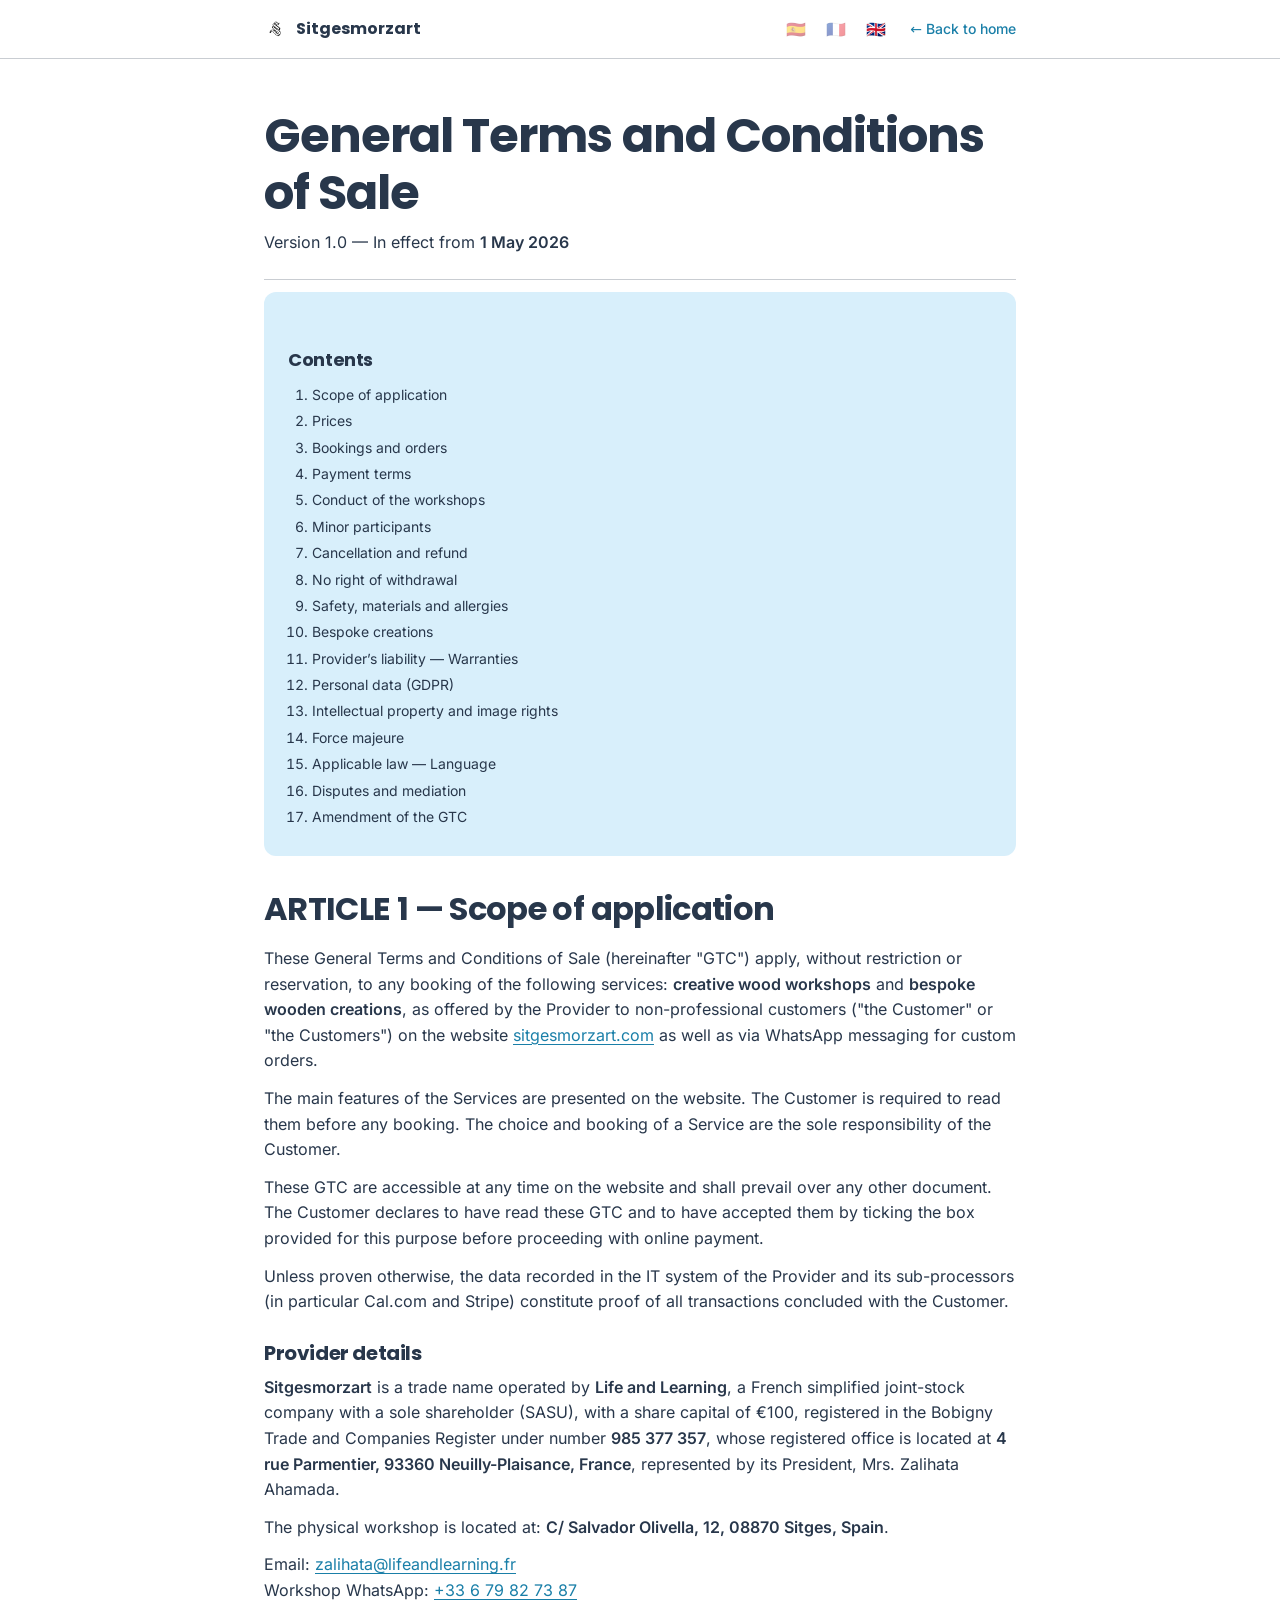
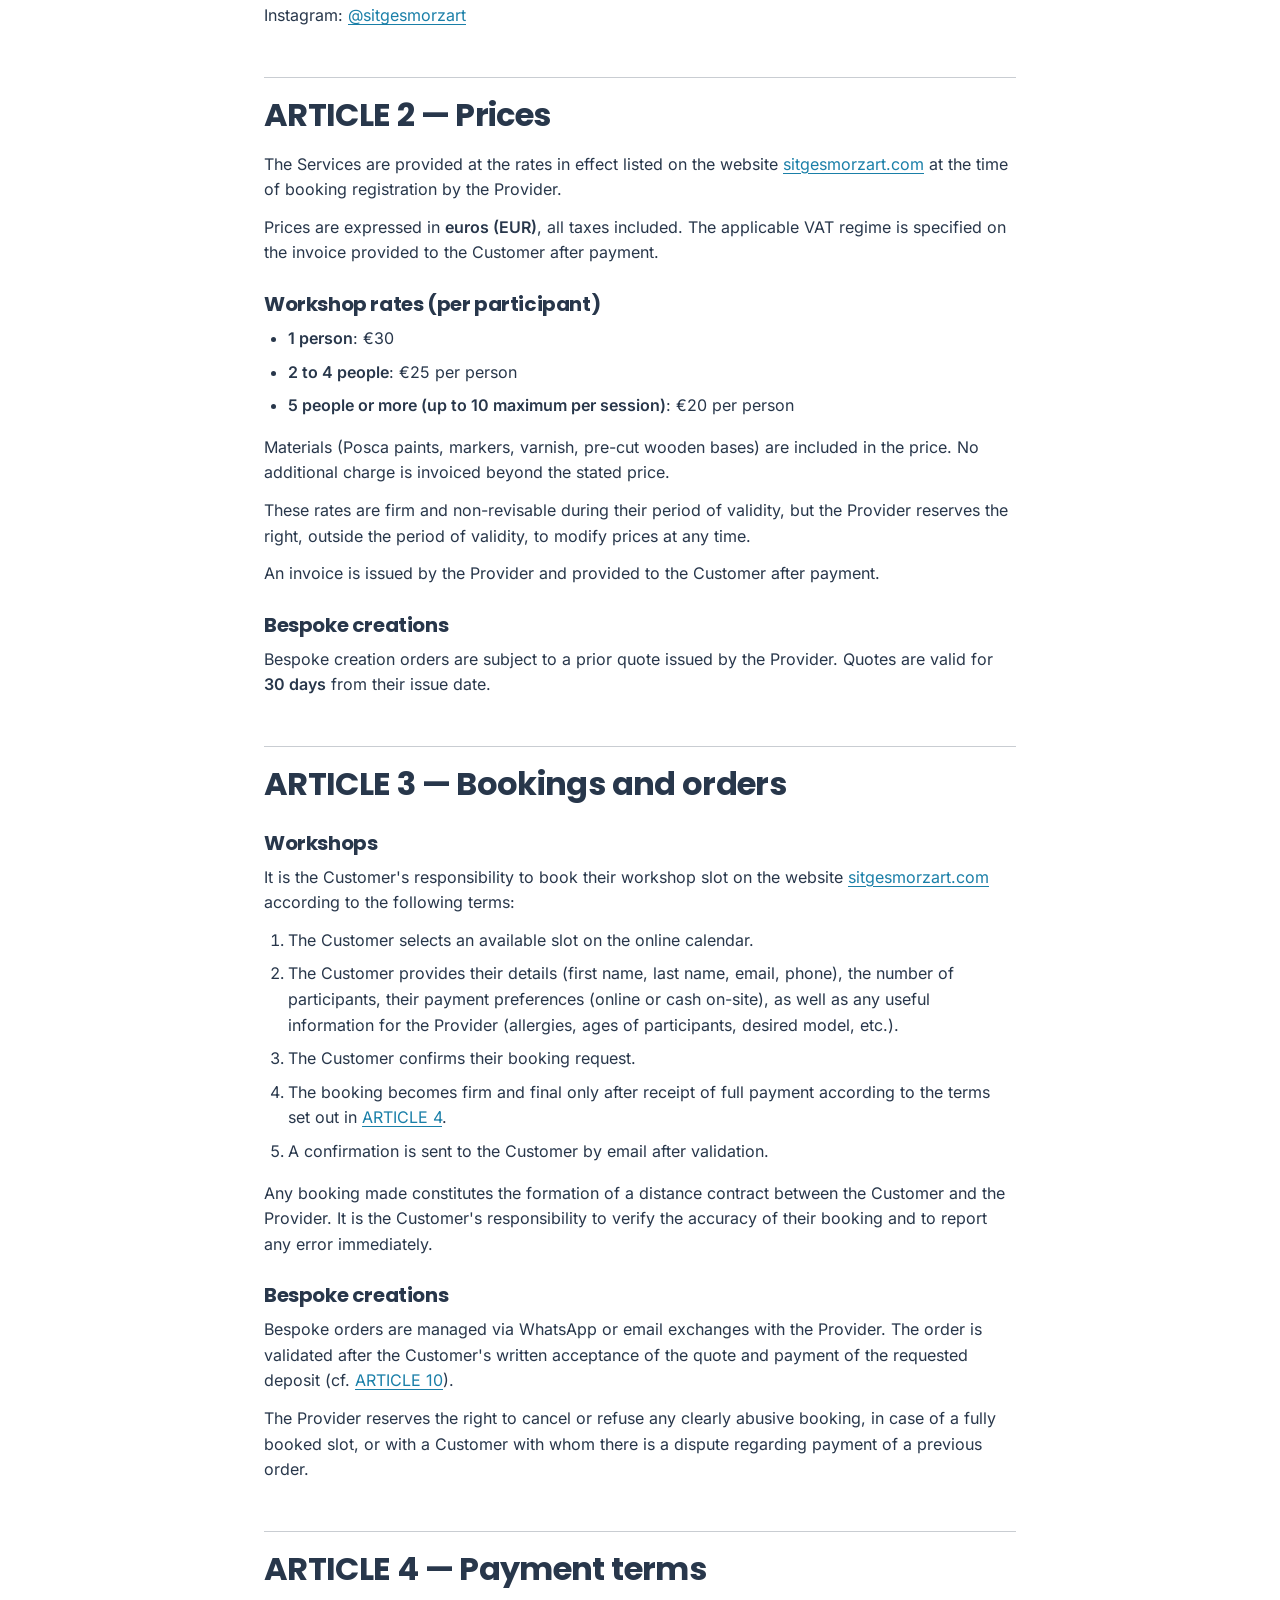
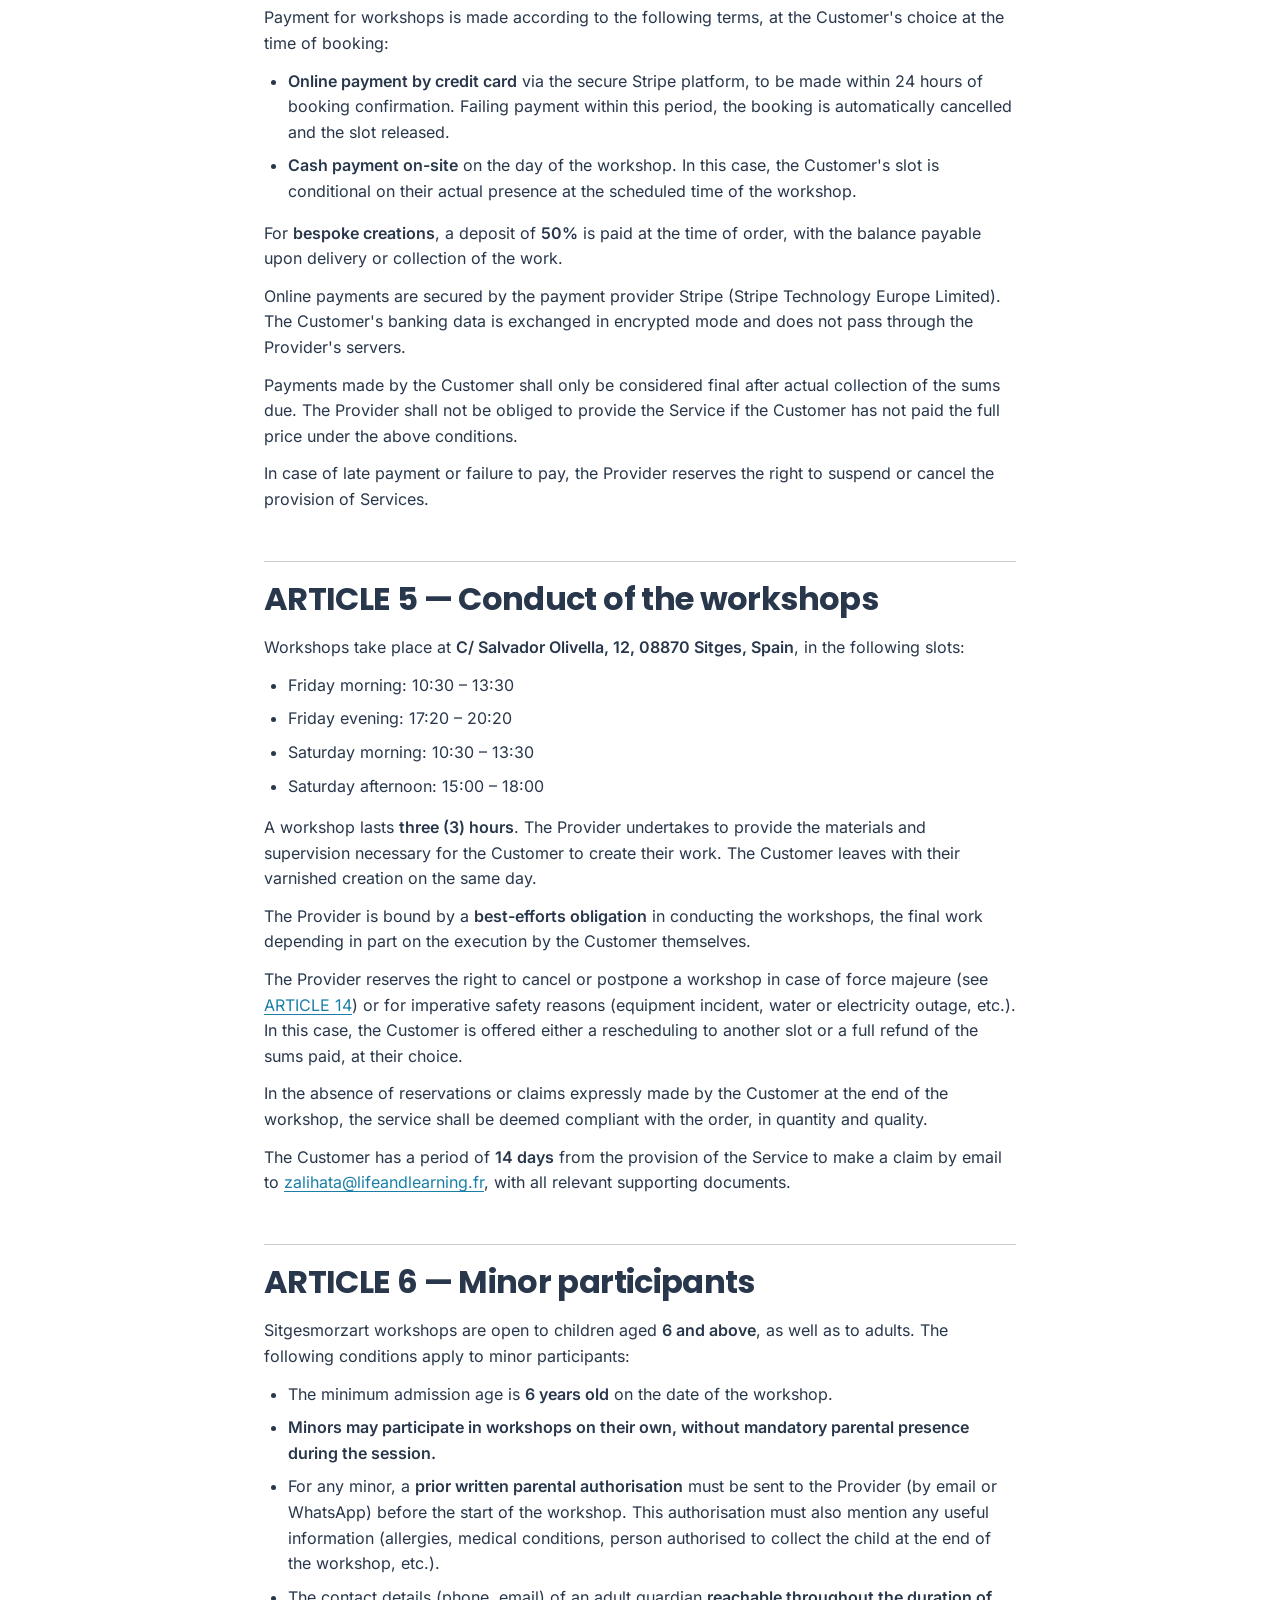
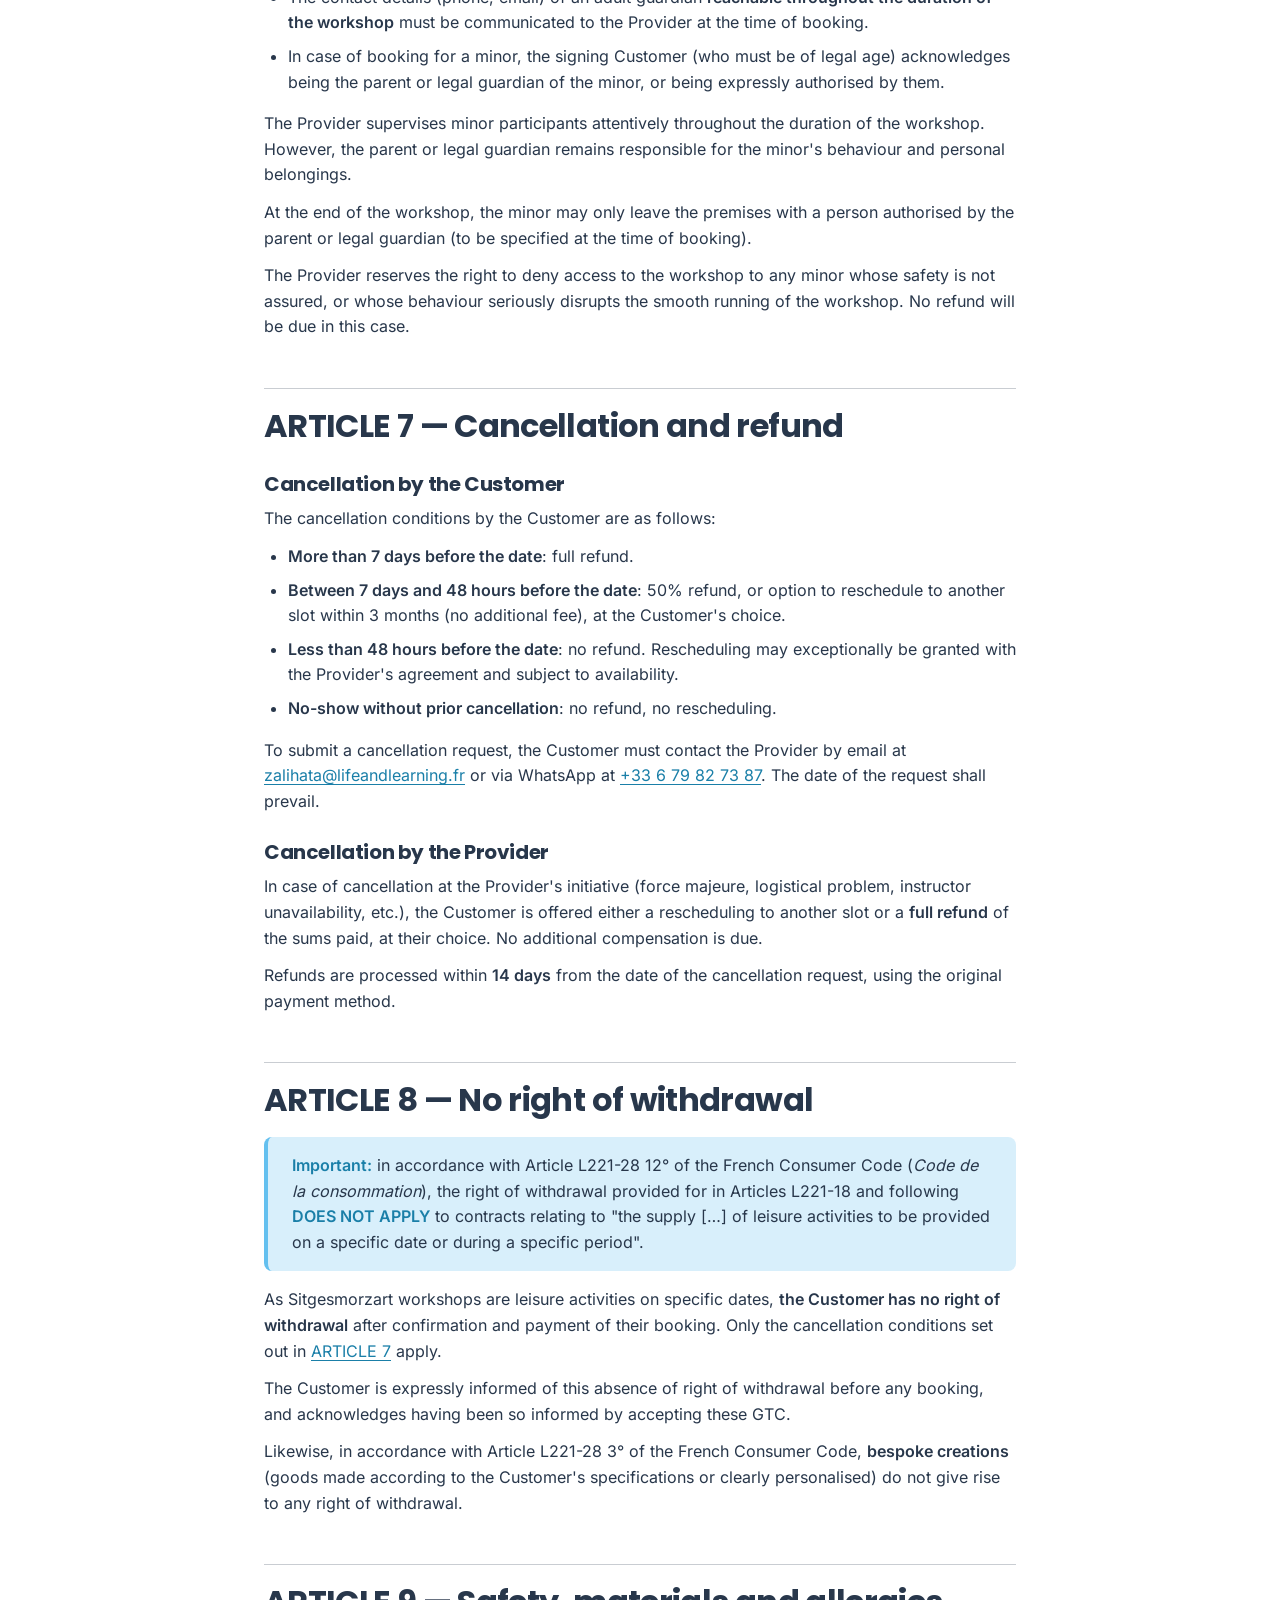
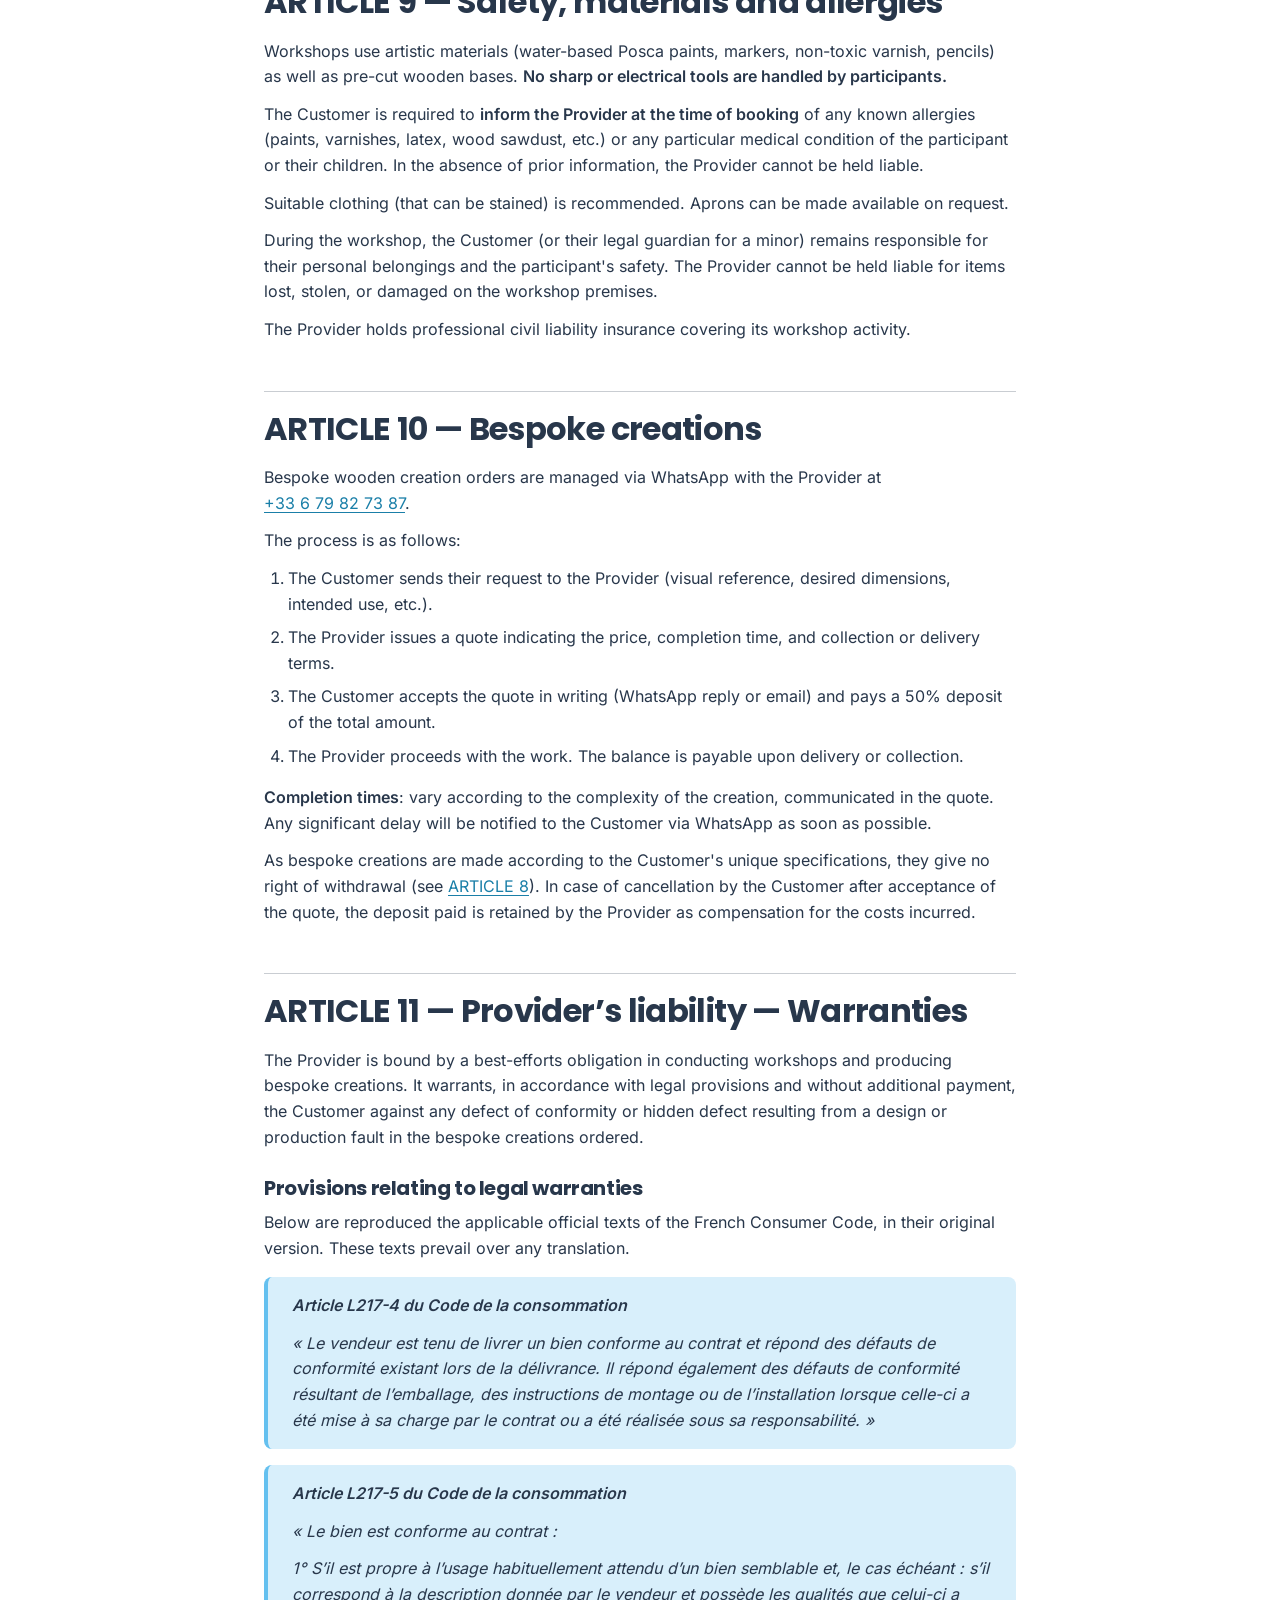
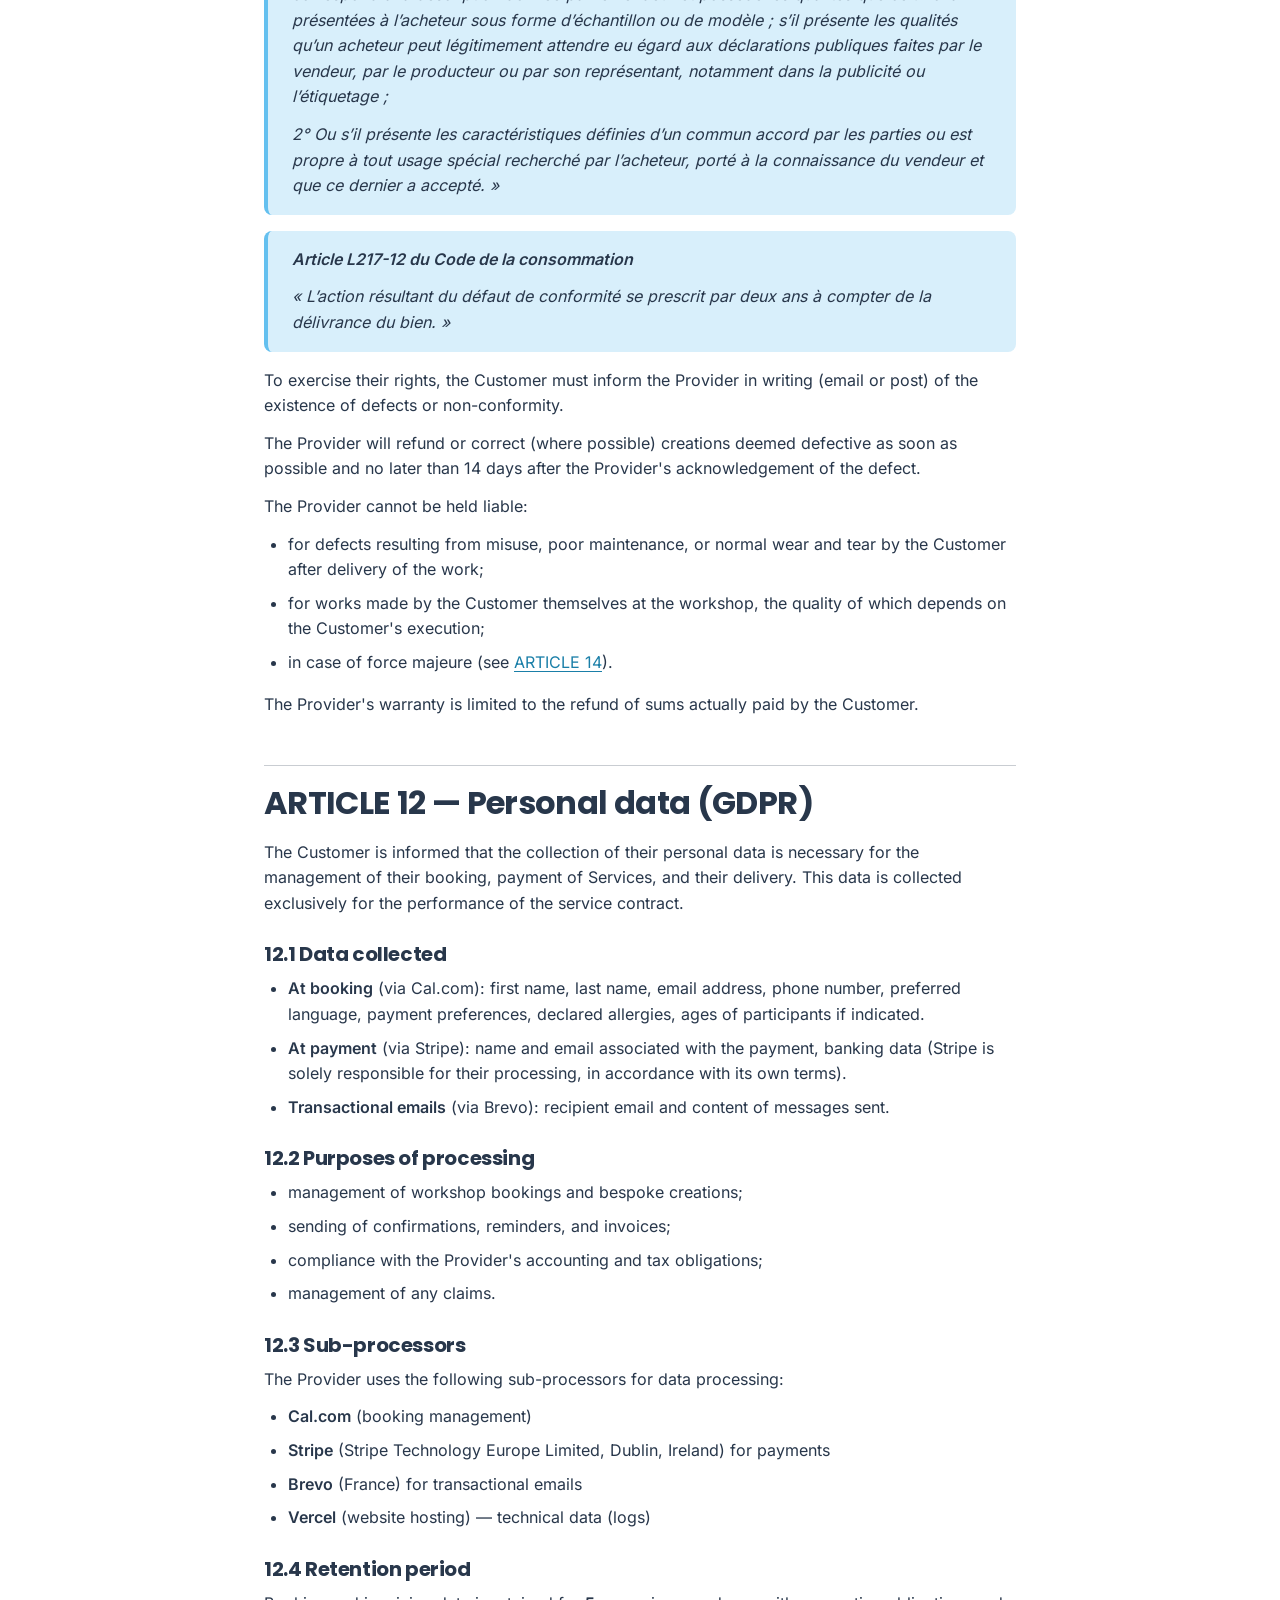
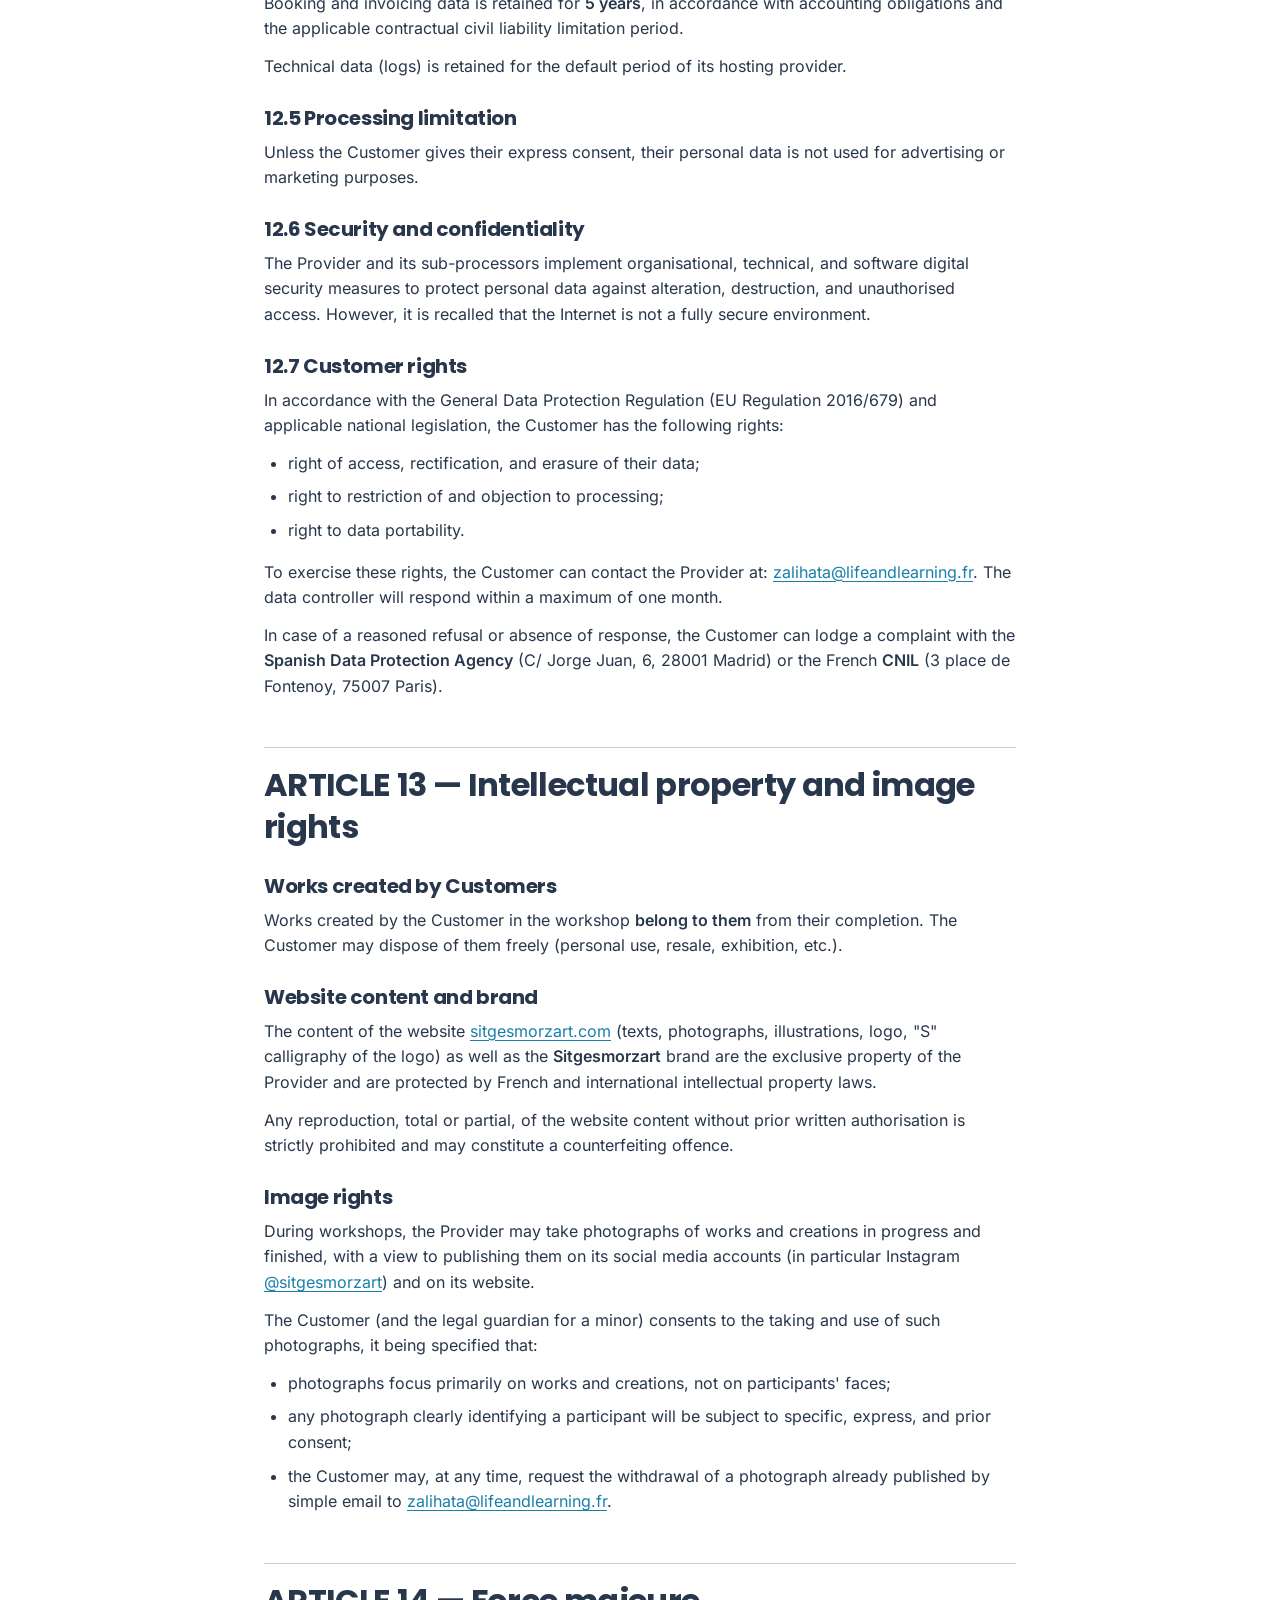
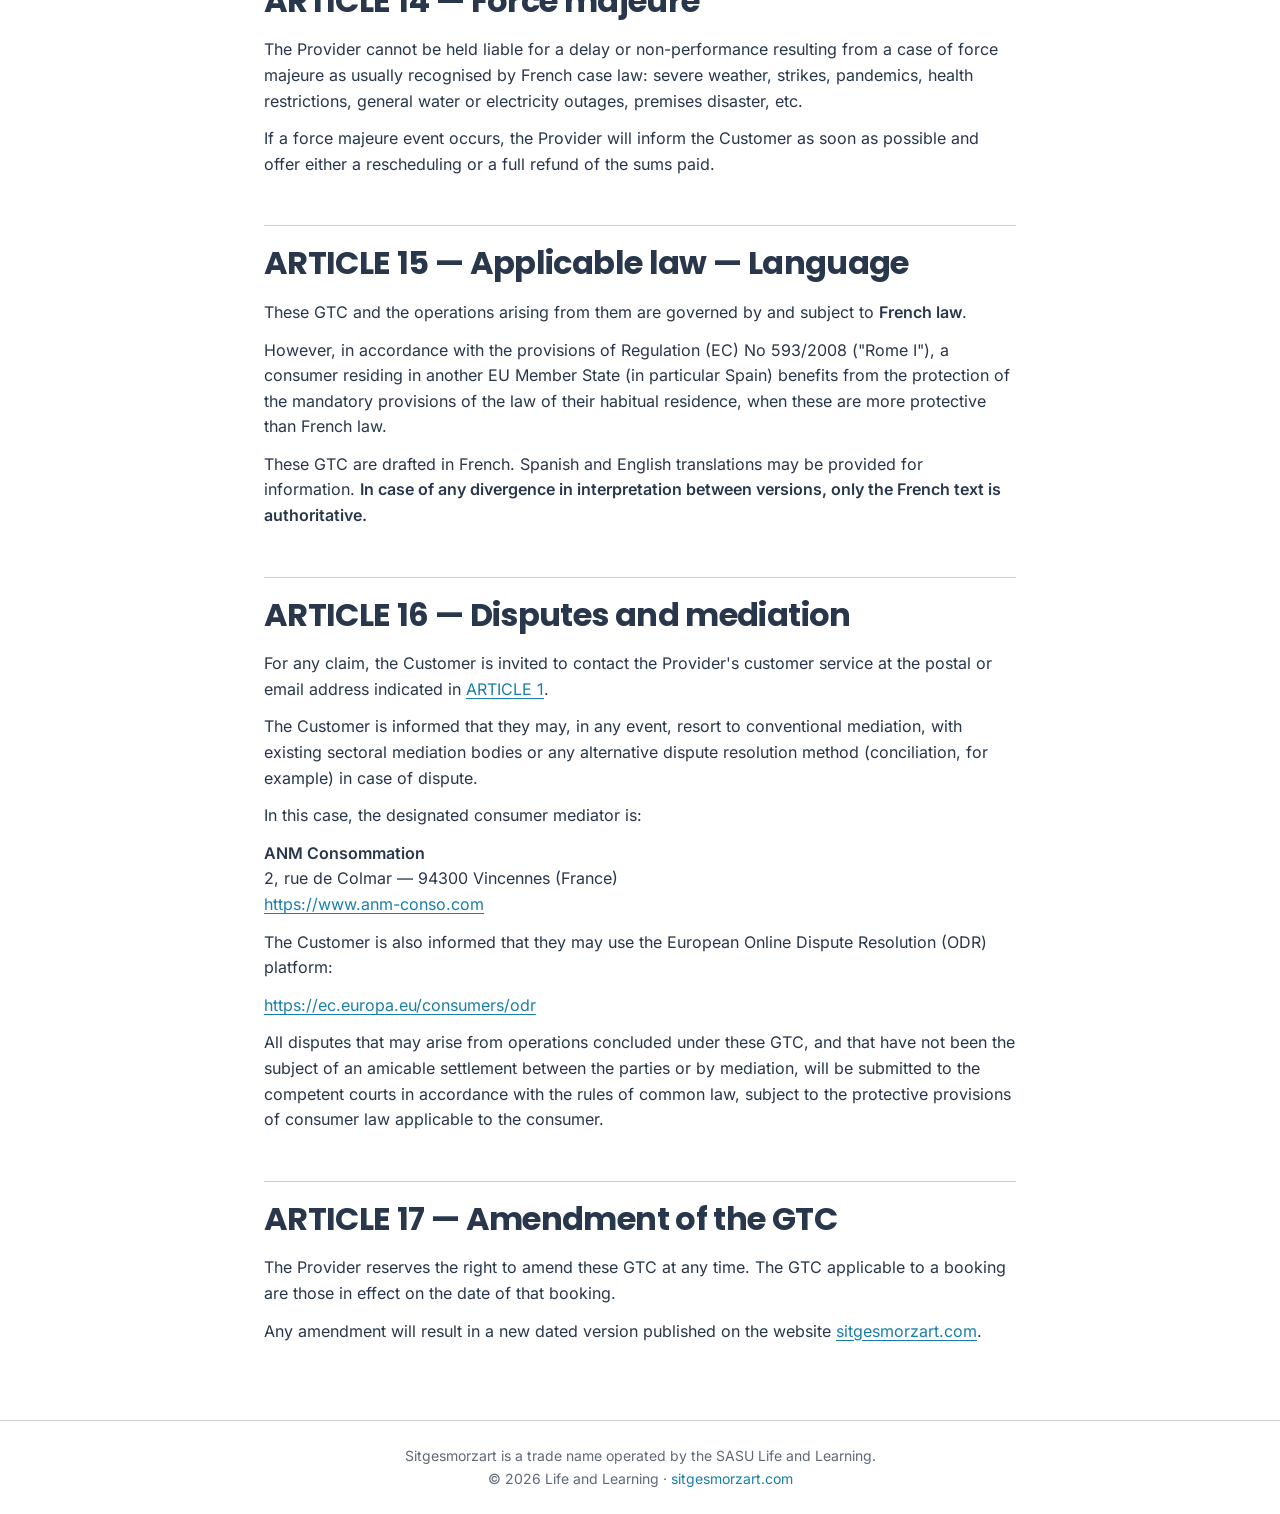
<file: cgv.html>
<!DOCTYPE html>
<html lang="es">
<head>
<meta charset="UTF-8">
<meta name="viewport" content="width=device-width, initial-scale=1.0">
<meta name="description" content="Condiciones Generales de Venta de Sitgesmorzart, marca explotada por la SASU Life and Learning. Talleres creativos sobre madera en Sitges.">
<meta name="theme-color" content="#FFFFFF">
<meta name="robots" content="index, follow">

<title>Condiciones Generales de Venta · Sitgesmorzart</title>

<link rel="canonical" href="https://sitgesmorzart.com/cgv.html">

<!-- Favicon -->
<link rel="icon" href="/favicon.ico" sizes="any">
<link rel="icon" type="image/png" sizes="32x32" href="/favicon-32.png">
<link rel="icon" type="image/png" sizes="16x16" href="/favicon-16.png">
<link rel="apple-touch-icon" href="/icon-180.png">

<!-- Fonts (self-hosted, RGPD compliant, éco-design) -->
<link rel="preload" href="/fonts/poppins-700.woff2" as="font" type="font/woff2" crossorigin>
<link rel="preload" href="/fonts/inter-400.woff2" as="font" type="font/woff2" crossorigin>
   
<!-- Foundations DS -->
<link rel="stylesheet" href="foundations.css">

<style>
/* ============================================================================
   CGV PAGE STYLES — Sitgesmorzart
   Sobre, lisible, accessible. Utilise les tokens DS uniquement.
   ============================================================================ */

body {
  font-family: var(--font-body);
  color: var(--text-primary);
  background: var(--surface-default);
  line-height: 1.6;
}

/* --- I18N : masquer langues non actives ------------------------------- */
[data-lang]:not(.is-active-lang) { display: none !important; }

/* --- Header simple ----------------------------------------------------- */
.cgv-header {
  border-bottom: 1px solid var(--border-default);
  padding: var(--spacing-4) 0;
}

.cgv-header .container {
  max-width: 800px;
  margin: 0 auto;
  padding: 0 var(--spacing-6);
  display: flex;
  align-items: center;
  justify-content: space-between;
  gap: var(--spacing-4);
  flex-wrap: wrap;
}

.cgv-brand {
  font-family: var(--font-display);
  font-weight: var(--weight-bold);
  font-size: var(--body-medium-size);
  color: var(--text-primary);
  text-decoration: none;
  display: inline-flex;
  align-items: center;
  gap: var(--spacing-2);
}

.cgv-brand img {
  width: 24px;
  height: 24px;
  display: block;
}

.cgv-header-actions {
  display: flex;
  align-items: center;
  gap: var(--spacing-4);
}

.cgv-back {
  font-family: var(--font-body);
  font-size: var(--body-small-size);
  color: var(--brand-turquoise-700);
  text-decoration: none;
  font-weight: var(--weight-medium);
}
.cgv-back:hover { text-decoration: underline; }

/* --- Lang switcher (même style que la home) --------------------------- */
.lang-switcher {
  display: flex;
  align-items: center;
  gap: var(--spacing-1);
}

.lang-btn {
  background: transparent;
  border: 0;
  padding: var(--spacing-1) var(--spacing-2);
  font-size: var(--body-medium-size);
  cursor: pointer;
  border-radius: var(--radius-md);
  opacity: 0.45;
  transition: opacity 0.2s, background-color 0.2s;
  line-height: 1;
}

.lang-btn:hover { opacity: 0.8; background: var(--brand-turquoise-100); }
.lang-btn.is-active { opacity: 1; }

@media (max-width: 540px) {
  .cgv-header .container { gap: var(--spacing-2); }
  .cgv-back { display: none; }
}

/* --- Main content ------------------------------------------------------ */
.cgv-main {
  max-width: 800px;
  margin: 0 auto;
  padding: var(--spacing-12) var(--spacing-6) var(--spacing-16);
}

.cgv-main h1 {
  font-family: var(--font-display);
  font-size: var(--h2-size);
  line-height: var(--h2-line);
  color: var(--text-primary);
  margin-bottom: var(--spacing-2);
}

.cgv-meta {
  color: var(--text-secondary);
  font-size: var(--body-small-size);
  margin-bottom: var(--spacing-8);
  padding-bottom: var(--spacing-6);
  border-bottom: 1px solid var(--border-default);
}

.cgv-main h2 {
  font-family: var(--font-display);
  font-size: var(--h4-size);
  line-height: var(--h4-line);
  color: var(--text-primary);
  margin-top: var(--spacing-12);
  margin-bottom: var(--spacing-4);
  padding-top: var(--spacing-4);
  border-top: 1px solid var(--border-default);
}

.cgv-main h2:first-of-type {
  border-top: 0;
  padding-top: 0;
  margin-top: var(--spacing-8);
}

.cgv-main h3 {
  font-family: var(--font-display);
  font-size: var(--h6-size);
  line-height: var(--h6-line);
  color: var(--text-primary);
  margin-top: var(--spacing-6);
  margin-bottom: var(--spacing-2);
}

.cgv-main p,
.cgv-main li {
  font-size: var(--body-medium-size);
  color: var(--text-primary);
  margin-bottom: var(--spacing-3);
}

.cgv-main ul,
.cgv-main ol {
  padding-left: var(--spacing-6);
  margin-bottom: var(--spacing-4);
}

.cgv-main li { margin-bottom: var(--spacing-2); }

.cgv-main strong { font-weight: var(--weight-semibold); }
.cgv-main em { font-style: italic; }

.cgv-main a {
  color: var(--brand-turquoise-700);
  text-decoration: underline;
  text-underline-offset: 3px;
}
.cgv-main a:hover { text-decoration-thickness: 2px; }

.cgv-quote {
  background: var(--surface-subtle);
  border-left: 4px solid var(--brand-turquoise-500);
  padding: var(--spacing-4) var(--spacing-6);
  border-radius: var(--radius-md);
  margin: var(--spacing-4) 0;
  font-style: italic;
}

.cgv-quote p:last-child { margin-bottom: 0; }

.cgv-callout {
  background: var(--surface-subtle);
  padding: var(--spacing-4) var(--spacing-6);
  border-radius: var(--radius-md);
  margin: var(--spacing-4) 0;
  border-left: 4px solid var(--brand-turquoise-500);
}

.cgv-callout strong { color: var(--brand-turquoise-700); }
.cgv-callout p:last-child { margin-bottom: 0; }

/* --- Table of contents ------------------------------------------------- */
.cgv-toc {
  background: var(--surface-subtle);
  padding: var(--spacing-6);
  border-radius: var(--radius-lg);
  margin-bottom: var(--spacing-8);
}

.cgv-toc h2 {
  font-size: var(--body-large-size);
  margin: 0 0 var(--spacing-3);
  border: 0;
  padding: 0;
}

.cgv-toc ol {
  margin: 0;
  padding-left: var(--spacing-6);
  font-size: var(--body-small-size);
}

.cgv-toc li {
  margin-bottom: var(--spacing-1);
  font-size: var(--body-small-size);
}

.cgv-toc a {
  color: var(--text-primary);
  text-decoration: none;
}

.cgv-toc a:hover {
  color: var(--brand-turquoise-700);
  text-decoration: underline;
}

/* --- Footer ------------------------------------------------------------ */
.cgv-footer {
  border-top: 1px solid var(--border-default);
  padding: var(--spacing-6) 0;
  text-align: center;
  font-size: var(--body-small-size);
  color: var(--text-secondary);
}

.cgv-footer .container {
  max-width: 800px;
  margin: 0 auto;
  padding: 0 var(--spacing-6);
}

.cgv-footer a {
  color: var(--brand-turquoise-700);
  text-decoration: none;
}

.cgv-footer a:hover { text-decoration: underline; }
</style>
</head>
<body>

<noscript>
  <div style="background: #FFD33C; color: #28374B; padding: 12px 20px; text-align: center; font-family: -apple-system, BlinkMacSystemFont, 'Segoe UI', sans-serif; font-size: 14px; line-height: 1.5;">
    <strong>JavaScript necesario / requis / required.</strong> 
    Para una experiencia óptima, activa JavaScript. 
    Para más información, contáctanos por WhatsApp 
    <a href="https://wa.me/33679827387" target="_blank" rel="noopener" style="color: #28374B; text-decoration: underline; font-weight: 600;">+33 6 79 82 73 87</a>.
  </div>
</noscript>

<header class="cgv-header">
  <div class="container">
    <a href="/" class="cgv-brand">
      <img src="/images/logo-header.png" alt="" aria-hidden="true">
      <span>Sitgesmorzart</span>
    </a>
    <div class="cgv-header-actions">
      <nav class="lang-switcher" aria-label="Idioma / Langue / Language">
        <button class="lang-btn is-active" data-switch="es" aria-label="Español" aria-pressed="true">🇪🇸</button>
        <button class="lang-btn" data-switch="fr" aria-label="Français" aria-pressed="false">🇫🇷</button>
        <button class="lang-btn" data-switch="en" aria-label="English" aria-pressed="false">🇬🇧</button>
      </nav>
      <a href="/" class="cgv-back"><span data-lang="es" class="is-active-lang">← Volver al inicio</span><span data-lang="fr">← Retour à l’accueil</span><span data-lang="en">← Back to home</span></a>
    </div>
  </div>
</header>

<main class="cgv-main">

  <h1><span data-lang="es" class="is-active-lang">Condiciones Generales de Venta</span><span data-lang="fr">Conditions Générales de Vente</span><span data-lang="en">General Terms and Conditions of Sale</span></h1>
  <p class="cgv-meta"><span data-lang="es" class="is-active-lang">Versión 1.0 — En vigor desde el <strong>1 de mayo de 2026</strong></span><span data-lang="fr">Version 1.0 — En vigueur au <strong>1<sup>er</sup> mai 2026</strong></span><span data-lang="en">Version 1.0 — In effect from <strong>1 May 2026</strong></span></p>

  <nav class="cgv-toc" aria-label="Sumario / Sommaire / Contents">
    <h2><span data-lang="es" class="is-active-lang">Sumario</span><span data-lang="fr">Sommaire</span><span data-lang="en">Contents</span></h2>
    <ol>
      <li><a href="#art-1"><span data-lang="es" class="is-active-lang">Ámbito de aplicación</span><span data-lang="fr">Champ d’application</span><span data-lang="en">Scope of application</span></a></li>
      <li><a href="#art-2"><span data-lang="es" class="is-active-lang">Precios</span><span data-lang="fr">Prix</span><span data-lang="en">Prices</span></a></li>
      <li><a href="#art-3"><span data-lang="es" class="is-active-lang">Reservas y pedidos</span><span data-lang="fr">Réservations et commandes</span><span data-lang="en">Bookings and orders</span></a></li>
      <li><a href="#art-4"><span data-lang="es" class="is-active-lang">Condiciones de pago</span><span data-lang="fr">Conditions de paiement</span><span data-lang="en">Payment terms</span></a></li>
      <li><a href="#art-5"><span data-lang="es" class="is-active-lang">Realización de los talleres</span><span data-lang="fr">Réalisation des ateliers</span><span data-lang="en">Conduct of the workshops</span></a></li>
      <li><a href="#art-6"><span data-lang="es" class="is-active-lang">Participantes menores de edad</span><span data-lang="fr">Participants mineurs</span><span data-lang="en">Minor participants</span></a></li>
      <li><a href="#art-7"><span data-lang="es" class="is-active-lang">Cancelación y reembolso</span><span data-lang="fr">Annulation et remboursement</span><span data-lang="en">Cancellation and refund</span></a></li>
      <li><a href="#art-8"><span data-lang="es" class="is-active-lang">Ausencia de derecho de desistimiento</span><span data-lang="fr">Absence de droit de rétractation</span><span data-lang="en">No right of withdrawal</span></a></li>
      <li><a href="#art-9"><span data-lang="es" class="is-active-lang">Seguridad, materiales y alergias</span><span data-lang="fr">Sécurité, matériaux et allergies</span><span data-lang="en">Safety, materials and allergies</span></a></li>
      <li><a href="#art-10"><span data-lang="es" class="is-active-lang">Creaciones a medida</span><span data-lang="fr">Créations sur mesure</span><span data-lang="en">Bespoke creations</span></a></li>
      <li><a href="#art-11"><span data-lang="es" class="is-active-lang">Responsabilidad del Prestador — Garantías</span><span data-lang="fr">Responsabilité du Prestataire — Garanties</span><span data-lang="en">Provider’s liability — Warranties</span></a></li>
      <li><a href="#art-12"><span data-lang="es" class="is-active-lang">Datos personales (RGPD)</span><span data-lang="fr">Données personnelles (RGPD)</span><span data-lang="en">Personal data (GDPR)</span></a></li>
      <li><a href="#art-13"><span data-lang="es" class="is-active-lang">Propiedad intelectual y derechos de imagen</span><span data-lang="fr">Propriété intellectuelle et droit à l’image</span><span data-lang="en">Intellectual property and image rights</span></a></li>
      <li><a href="#art-14"><span data-lang="es" class="is-active-lang">Fuerza mayor</span><span data-lang="fr">Force majeure</span><span data-lang="en">Force majeure</span></a></li>
      <li><a href="#art-15"><span data-lang="es" class="is-active-lang">Derecho aplicable — Idioma</span><span data-lang="fr">Droit applicable — Langue</span><span data-lang="en">Applicable law — Language</span></a></li>
      <li><a href="#art-16"><span data-lang="es" class="is-active-lang">Litigios y mediación</span><span data-lang="fr">Litiges et médiation</span><span data-lang="en">Disputes and mediation</span></a></li>
      <li><a href="#art-17"><span data-lang="es" class="is-active-lang">Modificación de las CGV</span><span data-lang="fr">Modification des CGV</span><span data-lang="en">Amendment of the GTC</span></a></li>
    </ol>
  </nav>

  <h2 id="art-1"><span data-lang="es" class="is-active-lang">ARTÍCULO 1 — Ámbito de aplicación</span><span data-lang="fr">ARTICLE 1 — Champ d’application</span><span data-lang="en">ARTICLE 1 — Scope of application</span></h2>

<p data-lang="es" class="is-active-lang">Las presentes Condiciones Generales de Venta (en adelante, «CGV») se aplican, sin restricción ni reserva, a toda reserva de los siguientes servicios: <strong>talleres creativos sobre madera</strong> y <strong>creaciones de madera a medida</strong>, ofrecidos por el Prestador a clientes no profesionales («el Cliente» o «los Clientes») en el sitio web <a href="https://sitgesmorzart.com">sitgesmorzart.com</a>, así como por mensajería WhatsApp para los pedidos a medida.</p>
<p data-lang="fr">Les présentes Conditions Générales de Vente (dites «&nbsp;CGV&nbsp;») s’appliquent, sans restriction ni réserve, à toute réservation des services suivants : <strong>ateliers créatifs sur bois</strong> et <strong>créations en bois sur mesure</strong>, tels que proposés par le Prestataire aux clients non professionnels («&nbsp;le Client&nbsp;» ou «&nbsp;les Clients&nbsp;») sur le site <a href="https://sitgesmorzart.com">sitgesmorzart.com</a> ainsi que par messagerie WhatsApp pour les commandes sur mesure.</p>
<p data-lang="en">These General Terms and Conditions of Sale (hereinafter "GTC") apply, without restriction or reservation, to any booking of the following services: <strong>creative wood workshops</strong> and <strong>bespoke wooden creations</strong>, as offered by the Provider to non-professional customers ("the Customer" or "the Customers") on the website <a href="https://sitgesmorzart.com">sitgesmorzart.com</a> as well as via WhatsApp messaging for custom orders.</p>

<p data-lang="es" class="is-active-lang">Las características principales de los Servicios se presentan en el sitio web. El Cliente debe tomar conocimiento de las mismas antes de cualquier reserva. La elección y reserva de un Servicio son responsabilidad exclusiva del Cliente.</p>
<p data-lang="fr">Les caractéristiques principales des Services sont présentées sur le site internet. Le Client est tenu d’en prendre connaissance avant toute passation de réservation. Le choix et la réservation d’un Service sont de la seule responsabilité du Client.</p>
<p data-lang="en">The main features of the Services are presented on the website. The Customer is required to read them before any booking. The choice and booking of a Service are the sole responsibility of the Customer.</p>

<p data-lang="es" class="is-active-lang">Las presentes CGV son accesibles en todo momento en el sitio web y prevalecerán sobre cualquier otro documento. El Cliente declara haber leído las presentes CGV y haberlas aceptado marcando la casilla prevista a tal efecto antes de proceder al pago en línea.</p>
<p data-lang="fr">Ces CGV sont accessibles à tout moment sur le site et prévaudront sur tout autre document. Le Client déclare avoir pris connaissance des présentes CGV et les avoir acceptées en cochant la case prévue à cet effet avant la mise en œuvre de la procédure de paiement en ligne.</p>
<p data-lang="en">These GTC are accessible at any time on the website and shall prevail over any other document. The Customer declares to have read these GTC and to have accepted them by ticking the box provided for this purpose before proceeding with online payment.</p>

<p data-lang="es" class="is-active-lang">Salvo prueba en contrario, los datos registrados en el sistema informático del Prestador y de sus subcontratistas (en particular Cal.com y Stripe) constituyen la prueba del conjunto de las transacciones celebradas con el Cliente.</p>
<p data-lang="fr">Sauf preuve contraire, les données enregistrées dans le système informatique du Prestataire et de ses sous-traitants (notamment Cal.com et Stripe) constituent la preuve de l’ensemble des transactions conclues avec le Client.</p>
<p data-lang="en">Unless proven otherwise, the data recorded in the IT system of the Provider and its sub-processors (in particular Cal.com and Stripe) constitute proof of all transactions concluded with the Customer.</p>

<h3 id="art-1-coords"><span data-lang="es" class="is-active-lang">Datos del Prestador</span><span data-lang="fr">Coordonnées du Prestataire</span><span data-lang="en">Provider details</span></h3>

<p data-lang="es" class="is-active-lang"><strong>Sitgesmorzart</strong> es una marca comercial explotada por la sociedad <strong>Life and Learning</strong>, sociedad francesa por acciones simplificada unipersonal (SASU) con un capital social de 100&nbsp;€, inscrita en el Registro Mercantil de Bobigny con el número <strong>985&nbsp;377&nbsp;357</strong>, con domicilio social en <strong>4 rue Parmentier, 93360 Neuilly-Plaisance, Francia</strong>, representada por su Presidenta, la Sra. Zalihata Ahamada.</p>
<p data-lang="fr"><strong>Sitgesmorzart</strong> est une marque commerciale exploitée par la société <strong>Life and Learning</strong>, Société par Actions Simplifiée à Associé Unique (SASU) au capital social de 100&nbsp;€, immatriculée au Registre du Commerce et des Sociétés de Bobigny sous le numéro <strong>985&nbsp;377&nbsp;357</strong>, dont le siège social est situé <strong>4 rue Parmentier, 93360 Neuilly-Plaisance, France</strong>, représentée par sa Présidente, Madame Zalihata Ahamada.</p>
<p data-lang="en"><strong>Sitgesmorzart</strong> is a trade name operated by <strong>Life and Learning</strong>, a French simplified joint-stock company with a sole shareholder (SASU), with a share capital of €100, registered in the Bobigny Trade and Companies Register under number <strong>985&nbsp;377&nbsp;357</strong>, whose registered office is located at <strong>4 rue Parmentier, 93360 Neuilly-Plaisance, France</strong>, represented by its President, Mrs. Zalihata Ahamada.</p>

<p data-lang="es" class="is-active-lang">El taller físico está situado en: <strong>C/ Salvador Olivella, 12, 08870 Sitges, España</strong>.</p>
<p data-lang="fr">L’atelier physique est situé : <strong>C/ Salvador Olivella, 12, 08870 Sitges, Espagne</strong>.</p>
<p data-lang="en">The physical workshop is located at: <strong>C/ Salvador Olivella, 12, 08870 Sitges, Spain</strong>.</p>

<p data-lang="es" class="is-active-lang">Email: <a href="mailto:zalihata@lifeandlearning.fr">zalihata@lifeandlearning.fr</a><br>WhatsApp del taller: <a href="https://wa.me/33679827387">+33&nbsp;6&nbsp;79&nbsp;82&nbsp;73&nbsp;87</a><br>Instagram: <a href="https://www.instagram.com/sitgesmorzart" target="_blank" rel="noopener">@sitgesmorzart</a></p>
<p data-lang="fr">Email : <a href="mailto:zalihata@lifeandlearning.fr">zalihata@lifeandlearning.fr</a><br>WhatsApp atelier : <a href="https://wa.me/33679827387">+33&nbsp;6&nbsp;79&nbsp;82&nbsp;73&nbsp;87</a><br>Instagram : <a href="https://www.instagram.com/sitgesmorzart" target="_blank" rel="noopener">@sitgesmorzart</a></p>
<p data-lang="en">Email: <a href="mailto:zalihata@lifeandlearning.fr">zalihata@lifeandlearning.fr</a><br>Workshop WhatsApp: <a href="https://wa.me/33679827387">+33&nbsp;6&nbsp;79&nbsp;82&nbsp;73&nbsp;87</a><br>Instagram: <a href="https://www.instagram.com/sitgesmorzart" target="_blank" rel="noopener">@sitgesmorzart</a></p>

<h2 id="art-2"><span data-lang="es" class="is-active-lang">ARTÍCULO 2 — Precios</span><span data-lang="fr">ARTICLE 2 — Prix</span><span data-lang="en">ARTICLE 2 — Prices</span></h2>

<p data-lang="es" class="is-active-lang">Los Servicios se ofrecen a las tarifas vigentes que figuran en el sitio web <a href="https://sitgesmorzart.com">sitgesmorzart.com</a> en el momento del registro de la reserva por el Prestador.</p>
<p data-lang="fr">Les Services sont fournis aux tarifs en vigueur figurant sur le site <a href="https://sitgesmorzart.com">sitgesmorzart.com</a> lors de l’enregistrement de la réservation par le Prestataire.</p>
<p data-lang="en">The Services are provided at the rates in effect listed on the website <a href="https://sitgesmorzart.com">sitgesmorzart.com</a> at the time of booking registration by the Provider.</p>

<p data-lang="es" class="is-active-lang">Los precios se expresan en <strong>euros (EUR)</strong>, impuestos incluidos. El régimen de IVA aplicable se indica en la factura entregada al Cliente tras el pago.</p>
<p data-lang="fr">Les prix sont exprimés en <strong>Euros (EUR)</strong>, toutes taxes comprises (TTC). Le régime de TVA applicable est précisé sur la facture remise au Client après paiement.</p>
<p data-lang="en">Prices are expressed in <strong>euros (EUR)</strong>, all taxes included. The applicable VAT regime is specified on the invoice provided to the Customer after payment.</p>

<h3 id="art-2-talleres"><span data-lang="es" class="is-active-lang">Tarifas de los talleres (por participante)</span><span data-lang="fr">Tarifs des ateliers (par participant)</span><span data-lang="en">Workshop rates (per participant)</span></h3>

<ul data-lang="es" class="is-active-lang">
    <li><strong>1 persona</strong>: 30&nbsp;€</li>
    <li><strong>De 2 a 4 personas</strong>: 25&nbsp;€ por persona</li>
    <li><strong>A partir de 5 personas (hasta 10 máximo por sesión)</strong>: 20&nbsp;€ por persona</li>
  </ul>
<ul data-lang="fr">
    <li><strong>1 personne</strong> : 30&nbsp;€</li>
    <li><strong>De 2 à 4 personnes</strong> : 25&nbsp;€ par personne</li>
    <li><strong>À partir de 5 personnes (jusqu’à 10 maximum par session)</strong> : 20&nbsp;€ par personne</li>
  </ul>
<ul data-lang="en">
    <li><strong>1 person</strong>: €30</li>
    <li><strong>2 to 4 people</strong>: €25 per person</li>
    <li><strong>5 people or more (up to 10 maximum per session)</strong>: €20 per person</li>
  </ul>

<p data-lang="es" class="is-active-lang">El material (rotuladores Posca, marcadores, barniz, soportes de madera precortados) está incluido en la tarifa. No se factura ningún coste adicional sobre el precio indicado.</p>
<p data-lang="fr">Le matériel (peintures Posca, marqueurs, vernis, supports en bois prédécoupés) est inclus dans le tarif. Aucun frais supplémentaire n’est facturé au-delà du prix indiqué.</p>
<p data-lang="en">Materials (Posca paints, markers, varnish, pre-cut wooden bases) are included in the price. No additional charge is invoiced beyond the stated price.</p>

<p data-lang="es" class="is-active-lang">Estas tarifas son firmes y no revisables durante su período de validez, pero el Prestador se reserva el derecho, fuera del período de validez, de modificar los precios en cualquier momento.</p>
<p data-lang="fr">Ces tarifs sont fermes et non révisables pendant leur période de validité, mais le Prestataire se réserve le droit, hors période de validité, d’en modifier les prix à tout moment.</p>
<p data-lang="en">These rates are firm and non-revisable during their period of validity, but the Provider reserves the right, outside the period of validity, to modify prices at any time.</p>

<p data-lang="es" class="is-active-lang">Una factura es emitida por el Prestador y entregada al Cliente tras el pago.</p>
<p data-lang="fr">Une facture est établie par le Prestataire et remise au Client après paiement.</p>
<p data-lang="en">An invoice is issued by the Provider and provided to the Customer after payment.</p>

<h3 id="art-2-medida"><span data-lang="es" class="is-active-lang">Creaciones a medida</span><span data-lang="fr">Créations sur mesure</span><span data-lang="en">Bespoke creations</span></h3>

<p data-lang="es" class="is-active-lang">Los pedidos de creaciones a medida son objeto de un presupuesto previo establecido por el Prestador. Los presupuestos son válidos durante <strong>30 días</strong> a partir de su emisión.</p>
<p data-lang="fr">Les commandes de créations sur mesure font l’objet d’un devis préalable établi par le Prestataire. Les devis sont valables <strong>30 jours</strong> à compter de leur établissement.</p>
<p data-lang="en">Bespoke creation orders are subject to a prior quote issued by the Provider. Quotes are valid for <strong>30 days</strong> from their issue date.</p>

<h2 id="art-3"><span data-lang="es" class="is-active-lang">ARTÍCULO 3 — Reservas y pedidos</span><span data-lang="fr">ARTICLE 3 — Réservations et commandes</span><span data-lang="en">ARTICLE 3 — Bookings and orders</span></h2>

<h3 id="art-3-talleres"><span data-lang="es" class="is-active-lang">Talleres</span><span data-lang="fr">Ateliers</span><span data-lang="en">Workshops</span></h3>

<p data-lang="es" class="is-active-lang">Corresponde al Cliente reservar su sesión de taller en el sitio web <a href="https://sitgesmorzart.com">sitgesmorzart.com</a> según las modalidades siguientes:</p>
<p data-lang="fr">Il appartient au Client de réserver son créneau d’atelier sur le site <a href="https://sitgesmorzart.com">sitgesmorzart.com</a> selon les modalités suivantes :</p>
<p data-lang="en">It is the Customer's responsibility to book their workshop slot on the website <a href="https://sitgesmorzart.com">sitgesmorzart.com</a> according to the following terms:</p>

<ol data-lang="es" class="is-active-lang">
    <li>El Cliente selecciona una sesión disponible en el calendario en línea.</li>
    <li>El Cliente introduce sus datos (nombre, apellido, email, teléfono), el número de participantes, sus preferencias de pago (en línea o en efectivo en el lugar), así como cualquier información útil para el Prestador (alergias, edad de los participantes, modelo deseado, etc.).</li>
    <li>El Cliente confirma su solicitud de reserva.</li>
    <li>La reserva se considera firme y definitiva únicamente tras la recepción del pago íntegro según las modalidades previstas en el <a href="#art-4">ARTÍCULO 4</a>.</li>
    <li>Se envía una confirmación al Cliente por correo electrónico tras la validación.</li>
  </ol>
<ol data-lang="fr">
    <li>Le Client sélectionne un créneau disponible sur le calendrier en ligne.</li>
    <li>Le Client renseigne ses coordonnées (nom, prénom, email, téléphone), le nombre de participants, ses préférences de paiement (en ligne ou en espèces sur place), ainsi que toute information utile au Prestataire (allergies, âges des participants, modèle souhaité, etc.).</li>
    <li>Le Client confirme sa demande de réservation.</li>
    <li>La réservation devient ferme et définitive uniquement après réception du paiement intégral selon les modalités prévues à l’<a href="#art-4">ARTICLE 4</a>.</li>
    <li>Une confirmation est envoyée au Client par email après validation.</li>
  </ol>
<ol data-lang="en">
    <li>The Customer selects an available slot on the online calendar.</li>
    <li>The Customer provides their details (first name, last name, email, phone), the number of participants, their payment preferences (online or cash on-site), as well as any useful information for the Provider (allergies, ages of participants, desired model, etc.).</li>
    <li>The Customer confirms their booking request.</li>
    <li>The booking becomes firm and final only after receipt of full payment according to the terms set out in <a href="#art-4">ARTICLE 4</a>.</li>
    <li>A confirmation is sent to the Customer by email after validation.</li>
  </ol>

<p data-lang="es" class="is-active-lang">Toda reserva realizada constituye la formación de un contrato celebrado a distancia entre el Cliente y el Prestador. Corresponde al Cliente verificar la exactitud de su reserva y señalar inmediatamente cualquier error.</p>
<p data-lang="fr">Toute réservation passée constitue la formation d’un contrat conclu à distance entre le Client et le Prestataire. Il appartient au Client de vérifier l’exactitude de sa réservation et de signaler immédiatement toute erreur.</p>
<p data-lang="en">Any booking made constitutes the formation of a distance contract between the Customer and the Provider. It is the Customer's responsibility to verify the accuracy of their booking and to report any error immediately.</p>

<h3 id="art-3-medida"><span data-lang="es" class="is-active-lang">Creaciones a medida</span><span data-lang="fr">Créations sur mesure</span><span data-lang="en">Bespoke creations</span></h3>

<p data-lang="es" class="is-active-lang">Los pedidos a medida se gestionan mediante intercambio por WhatsApp o email con el Prestador. El pedido se valida tras la aceptación escrita del presupuesto por el Cliente y el pago de la señal exigida (cf. <a href="#art-10">ARTÍCULO 10</a>).</p>
<p data-lang="fr">Les commandes sur mesure sont gérées par échange WhatsApp ou email avec le Prestataire. La commande est validée après acceptation écrite du devis par le Client et versement de l’acompte demandé (cf. <a href="#art-10">ARTICLE 10</a>).</p>
<p data-lang="en">Bespoke orders are managed via WhatsApp or email exchanges with the Provider. The order is validated after the Customer's written acceptance of the quote and payment of the requested deposit (cf. <a href="#art-10">ARTICLE 10</a>).</p>

<p data-lang="es" class="is-active-lang">El Prestador se reserva el derecho de anular o rechazar toda reserva manifiestamente abusiva, en caso de aforo completo, o con un Cliente con quien existiera un litigio relativo al pago de un pedido anterior.</p>
<p data-lang="fr">Le Prestataire se réserve le droit d’annuler ou de refuser toute réservation manifestement abusive, en cas de complet du créneau, ou avec un Client avec lequel il existerait un litige relatif au paiement d’une commande antérieure.</p>
<p data-lang="en">The Provider reserves the right to cancel or refuse any clearly abusive booking, in case of a fully booked slot, or with a Customer with whom there is a dispute regarding payment of a previous order.</p>

<h2 id="art-4"><span data-lang="es" class="is-active-lang">ARTÍCULO 4 — Condiciones de pago</span><span data-lang="fr">ARTICLE 4 — Conditions de paiement</span><span data-lang="en">ARTICLE 4 — Payment terms</span></h2>

<p data-lang="es" class="is-active-lang">El pago de los talleres se efectúa según las modalidades siguientes, a elección del Cliente en el momento de la reserva:</p>
<p data-lang="fr">Le paiement des ateliers s’effectue selon les modalités suivantes, au choix du Client lors de la réservation :</p>
<p data-lang="en">Payment for workshops is made according to the following terms, at the Customer's choice at the time of booking:</p>

<ul data-lang="es" class="is-active-lang">
    <li><strong>Pago en línea con tarjeta bancaria</strong> a través de la plataforma segura Stripe, a efectuar en las 24 horas siguientes a la confirmación de la reserva. A falta de pago en este plazo, la reserva se cancela automáticamente y la plaza se libera.</li>
    <li><strong>Pago en efectivo en el lugar</strong> el día del taller. En este caso, la plaza del Cliente está condicionada a su presencia efectiva a la hora prevista del taller.</li>
  </ul>
<ul data-lang="fr">
    <li><strong>Paiement en ligne par carte bancaire</strong> via la plateforme sécurisée Stripe, à effectuer dans les 24 heures suivant la confirmation de la réservation. À défaut de paiement dans ce délai, la réservation est automatiquement annulée et la place libérée.</li>
    <li><strong>Paiement en espèces sur place</strong> le jour de l’atelier. Dans ce cas, la place du Client est conditionnée à sa présence effective à l’heure prévue de l’atelier.</li>
  </ul>
<ul data-lang="en">
    <li><strong>Online payment by credit card</strong> via the secure Stripe platform, to be made within 24 hours of booking confirmation. Failing payment within this period, the booking is automatically cancelled and the slot released.</li>
    <li><strong>Cash payment on-site</strong> on the day of the workshop. In this case, the Customer's slot is conditional on their actual presence at the scheduled time of the workshop.</li>
  </ul>

<p data-lang="es" class="is-active-lang">Para las <strong>creaciones a medida</strong>, se abona una señal del <strong>50&nbsp;%</strong> en el momento del pedido, siendo el saldo pagadero a la entrega o retirada de la obra.</p>
<p data-lang="fr">Pour les <strong>créations sur mesure</strong>, un acompte de <strong>50&nbsp;%</strong> est versé à la commande, le solde étant payable à la livraison ou au retrait de l’œuvre.</p>
<p data-lang="en">For <strong>bespoke creations</strong>, a deposit of <strong>50%</strong> is paid at the time of order, with the balance payable upon delivery or collection of the work.</p>

<p data-lang="es" class="is-active-lang">Los pagos en línea son seguros gracias al prestador de pago Stripe (Stripe Technology Europe Limited). Los datos bancarios del Cliente se intercambian en modo cifrado y no transitan por los servidores del Prestador.</p>
<p data-lang="fr">Les paiements en ligne sont sécurisés par le prestataire de paiement Stripe (Stripe Technology Europe Limited). Les données bancaires du Client sont échangées en mode chiffré et ne transitent pas par les serveurs du Prestataire.</p>
<p data-lang="en">Online payments are secured by the payment provider Stripe (Stripe Technology Europe Limited). The Customer's banking data is exchanged in encrypted mode and does not pass through the Provider's servers.</p>

<p data-lang="es" class="is-active-lang">Los pagos efectuados por el Cliente solo se considerarán definitivos tras el cobro efectivo de las cantidades adeudadas. El Prestador no estará obligado a prestar el Servicio si el Cliente no ha pagado el precio íntegro en las condiciones arriba indicadas.</p>
<p data-lang="fr">Les paiements effectués par le Client ne seront considérés comme définitifs qu’après encaissement effectif des sommes dues. Le Prestataire ne sera pas tenu de fournir le Service si le Client n’en a pas payé le prix dans les conditions ci-dessus indiquées.</p>
<p data-lang="en">Payments made by the Customer shall only be considered final after actual collection of the sums due. The Provider shall not be obliged to provide the Service if the Customer has not paid the full price under the above conditions.</p>

<p data-lang="es" class="is-active-lang">En caso de retraso o falta de pago, el Prestador se reserva el derecho de suspender o anular la prestación de los Servicios.</p>
<p data-lang="fr">En cas de retard ou de défaut de paiement, le Prestataire se réserve le droit de suspendre ou d’annuler la fourniture des Services.</p>
<p data-lang="en">In case of late payment or failure to pay, the Provider reserves the right to suspend or cancel the provision of Services.</p>

<h2 id="art-5"><span data-lang="es" class="is-active-lang">ARTÍCULO 5 — Realización de los talleres</span><span data-lang="fr">ARTICLE 5 — Réalisation des ateliers</span><span data-lang="en">ARTICLE 5 — Conduct of the workshops</span></h2>

<p data-lang="es" class="is-active-lang">Los talleres se desarrollan en <strong>C/ Salvador Olivella, 12, 08870 Sitges, España</strong>, según las sesiones siguientes:</p>
<p data-lang="fr">Les ateliers se déroulent <strong>C/ Salvador Olivella, 12, 08870 Sitges, Espagne</strong>, selon les créneaux suivants :</p>
<p data-lang="en">Workshops take place at <strong>C/ Salvador Olivella, 12, 08870 Sitges, Spain</strong>, in the following slots:</p>

<ul data-lang="es" class="is-active-lang">
    <li>Viernes mañana: 10:30 – 13:30</li>
    <li>Viernes tarde: 17:20 – 20:20</li>
    <li>Sábado mañana: 10:30 – 13:30</li>
    <li>Sábado tarde: 15:00 – 18:00</li>
  </ul>
<ul data-lang="fr">
    <li>Vendredi matin : 10h30 – 13h30</li>
    <li>Vendredi soir : 17h20 – 20h20</li>
    <li>Samedi matin : 10h30 – 13h30</li>
    <li>Samedi après-midi : 15h00 – 18h00</li>
  </ul>
<ul data-lang="en">
    <li>Friday morning: 10:30 – 13:30</li>
    <li>Friday evening: 17:20 – 20:20</li>
    <li>Saturday morning: 10:30 – 13:30</li>
    <li>Saturday afternoon: 15:00 – 18:00</li>
  </ul>

<p data-lang="es" class="is-active-lang">La duración de un taller es de <strong>tres (3) horas</strong>. El Prestador se compromete a poner a disposición los materiales y la supervisión necesarios para la realización de la obra por el Cliente. El Cliente se lleva su creación barnizada el mismo día.</p>
<p data-lang="fr">La durée d’un atelier est de <strong>trois (3) heures</strong>. Le Prestataire s’engage à mettre à disposition les matériaux et l’encadrement nécessaires à la réalisation de l’œuvre par le Client. Le Client repart avec sa création vernie le jour-même.</p>
<p data-lang="en">A workshop lasts <strong>three (3) hours</strong>. The Provider undertakes to provide the materials and supervision necessary for the Customer to create their work. The Customer leaves with their varnished creation on the same day.</p>

<p data-lang="es" class="is-active-lang">El Prestador está sujeto a una <strong>obligación de medios</strong> en la conducción de los talleres, dependiendo la obra final en parte de la realización por el Cliente mismo.</p>
<p data-lang="fr">Le Prestataire est tenu d’une <strong>obligation de moyens</strong> dans la conduite des ateliers, l’œuvre finale dépendant pour partie de la réalisation par le Client lui-même.</p>
<p data-lang="en">The Provider is bound by a <strong>best-efforts obligation</strong> in conducting the workshops, the final work depending in part on the execution by the Customer themselves.</p>

<p data-lang="es" class="is-active-lang">El Prestador se reserva el derecho de anular o aplazar un taller en caso de fuerza mayor (cf. <a href="#art-14">ARTÍCULO 14</a>) o por razones imperativas relacionadas con la seguridad (incidente material, corte de agua o electricidad, etc.). En este caso, se ofrece al Cliente un aplazamiento a otra sesión o un reembolso íntegro de las cantidades abonadas, a su elección.</p>
<p data-lang="fr">Le Prestataire se réserve le droit d’annuler ou de reporter un atelier en cas de force majeure (cf. <a href="#art-14">ARTICLE 14</a>) ou pour des raisons impératives liées à la sécurité (incident matériel, panne d’eau ou électricité, etc.). Dans ce cas, le Client se voit proposer un report sur un autre créneau ou un remboursement intégral des sommes versées, à son choix.</p>
<p data-lang="en">The Provider reserves the right to cancel or postpone a workshop in case of force majeure (see <a href="#art-14">ARTICLE 14</a>) or for imperative safety reasons (equipment incident, water or electricity outage, etc.). In this case, the Customer is offered either a rescheduling to another slot or a full refund of the sums paid, at their choice.</p>

<p data-lang="es" class="is-active-lang">A falta de reservas o reclamaciones expresamente formuladas por el Cliente al final del taller, la prestación se considerará conforme al pedido, en cantidad y calidad.</p>
<p data-lang="fr">À défaut de réserves ou réclamations expressément émises par le Client à l’issue de l’atelier, la prestation sera réputée conforme à la commande, en quantité et en qualité.</p>
<p data-lang="en">In the absence of reservations or claims expressly made by the Customer at the end of the workshop, the service shall be deemed compliant with the order, in quantity and quality.</p>

<p data-lang="es" class="is-active-lang">El Cliente dispone de un plazo de <strong>14 días</strong> a partir de la prestación del Servicio para presentar una reclamación por correo electrónico a <a href="mailto:zalihata@lifeandlearning.fr">zalihata@lifeandlearning.fr</a>, con todos los justificantes correspondientes.</p>
<p data-lang="fr">Le Client dispose d’un délai de <strong>14 jours</strong> à compter de la fourniture du Service pour effectuer une réclamation par email à <a href="mailto:zalihata@lifeandlearning.fr">zalihata@lifeandlearning.fr</a>, avec tous les justificatifs y afférents.</p>
<p data-lang="en">The Customer has a period of <strong>14 days</strong> from the provision of the Service to make a claim by email to <a href="mailto:zalihata@lifeandlearning.fr">zalihata@lifeandlearning.fr</a>, with all relevant supporting documents.</p>

<h2 id="art-6"><span data-lang="es" class="is-active-lang">ARTÍCULO 6 — Participantes menores de edad</span><span data-lang="fr">ARTICLE 6 — Participants mineurs</span><span data-lang="en">ARTICLE 6 — Minor participants</span></h2>

<p data-lang="es" class="is-active-lang">Los talleres Sitgesmorzart están abiertos a los niños a partir de <strong>6 años</strong> y a los adultos. Las condiciones siguientes se aplican a los participantes menores de edad:</p>
<p data-lang="fr">Les ateliers Sitgesmorzart sont ouverts aux enfants à partir de <strong>6 ans</strong> ainsi qu’aux adultes. Les conditions suivantes s’appliquent aux participants mineurs :</p>
<p data-lang="en">Sitgesmorzart workshops are open to children aged <strong>6 and above</strong>, as well as to adults. The following conditions apply to minor participants:</p>

<ul data-lang="es" class="is-active-lang">
    <li>La edad mínima de admisión es de <strong>6 años cumplidos</strong> a la fecha del taller.</li>
    <li><strong>Los menores pueden participar solos en los talleres, sin presencia parental obligatoria durante la sesión.</strong></li>
    <li>Para todo menor, debe transmitirse al Prestador (por email o WhatsApp) una <strong>autorización parental escrita previa</strong> antes del comienzo del taller. Esta autorización debe mencionar también cualquier información útil (alergias, condiciones médicas, persona autorizada para recoger al niño al final del taller, etc.).</li>
    <li>Los datos (teléfono, email) de un adulto referente <strong>localizable durante toda la duración del taller</strong> deben comunicarse al Prestador en el momento de la reserva.</li>
    <li>En caso de reserva para un menor, el Cliente firmante (que debe ser mayor de edad) reconoce ser el padre, madre o tutor legal del menor, o estar expresamente autorizado por este.</li>
  </ul>
<ul data-lang="fr">
    <li>L’âge minimum d’admission est de <strong>6 ans révolus</strong> à la date de l’atelier.</li>
    <li><strong>Les mineurs peuvent participer seuls aux ateliers, sans présence parentale obligatoire pendant la séance.</strong></li>
    <li>Pour tout mineur, une <strong>autorisation parentale écrite préalable</strong> doit être transmise au Prestataire (par email ou WhatsApp) avant le début de l’atelier. Cette autorisation doit également mentionner toute information utile (allergies, conditions médicales, personne autorisée à récupérer l’enfant à la fin de l’atelier, etc.).</li>
    <li>Les coordonnées (téléphone, email) d’un référent adulte <strong>joignable durant toute la durée de l’atelier</strong> doivent être communiquées au Prestataire à la réservation.</li>
    <li>En cas de réservation pour un mineur, le Client signataire (qui doit être majeur) reconnaît être le parent ou tuteur légal du mineur, ou être expressément mandaté par celui-ci.</li>
  </ul>
<ul data-lang="en">
    <li>The minimum admission age is <strong>6 years old</strong> on the date of the workshop.</li>
    <li><strong>Minors may participate in workshops on their own, without mandatory parental presence during the session.</strong></li>
    <li>For any minor, a <strong>prior written parental authorisation</strong> must be sent to the Provider (by email or WhatsApp) before the start of the workshop. This authorisation must also mention any useful information (allergies, medical conditions, person authorised to collect the child at the end of the workshop, etc.).</li>
    <li>The contact details (phone, email) of an adult guardian <strong>reachable throughout the duration of the workshop</strong> must be communicated to the Provider at the time of booking.</li>
    <li>In case of booking for a minor, the signing Customer (who must be of legal age) acknowledges being the parent or legal guardian of the minor, or being expressly authorised by them.</li>
  </ul>

<p data-lang="es" class="is-active-lang">El Prestador supervisa con atención a los participantes menores durante toda la duración del taller. Sin embargo, el padre, madre o tutor legal sigue siendo responsable del comportamiento y los efectos personales del menor.</p>
<p data-lang="fr">Le Prestataire encadre les participants mineurs avec attention pendant toute la durée de l’atelier. Cependant, le parent ou tuteur légal demeure responsable du comportement et des effets personnels du mineur.</p>
<p data-lang="en">The Provider supervises minor participants attentively throughout the duration of the workshop. However, the parent or legal guardian remains responsible for the minor's behaviour and personal belongings.</p>

<p data-lang="es" class="is-active-lang">Al finalizar el taller, el menor solo podrá abandonar los locales con una persona autorizada por el padre, madre o tutor legal (a precisar en el momento de la reserva).</p>
<p data-lang="fr">À l’issue de l’atelier, le mineur ne pourra quitter les locaux qu’avec une personne autorisée par le parent ou tuteur légal (mention à préciser à la réservation).</p>
<p data-lang="en">At the end of the workshop, the minor may only leave the premises with a person authorised by the parent or legal guardian (to be specified at the time of booking).</p>

<p data-lang="es" class="is-active-lang">El Prestador se reserva el derecho de denegar el acceso al taller a todo menor cuya seguridad no esté garantizada, o cuyo comportamiento perturbe gravemente el buen desarrollo del taller. No se deberá ningún reembolso en este supuesto.</p>
<p data-lang="fr">Le Prestataire se réserve le droit de refuser l’accès à l’atelier à tout mineur dont la sécurité ne serait pas assurée, ou dont le comportement perturberait gravement le bon déroulement de l’atelier. Aucun remboursement ne sera dû dans cette hypothèse.</p>
<p data-lang="en">The Provider reserves the right to deny access to the workshop to any minor whose safety is not assured, or whose behaviour seriously disrupts the smooth running of the workshop. No refund will be due in this case.</p>

<h2 id="art-7"><span data-lang="es" class="is-active-lang">ARTÍCULO 7 — Cancelación y reembolso</span><span data-lang="fr">ARTICLE 7 — Annulation et remboursement</span><span data-lang="en">ARTICLE 7 — Cancellation and refund</span></h2>

<h3 id="art-7-client"><span data-lang="es" class="is-active-lang">Cancelación por parte del Cliente</span><span data-lang="fr">Annulation par le Client</span><span data-lang="en">Cancellation by the Customer</span></h3>

<p data-lang="es" class="is-active-lang">Las condiciones de cancelación por parte del Cliente son las siguientes:</p>
<p data-lang="fr">Les conditions d’annulation par le Client sont les suivantes :</p>
<p data-lang="en">The cancellation conditions by the Customer are as follows:</p>

<ul data-lang="es" class="is-active-lang">
    <li><strong>Más de 7 días antes de la fecha</strong>: reembolso íntegro.</li>
    <li><strong>Entre 7 días y 48 horas antes de la fecha</strong>: reembolso del 50&nbsp;%, o posibilidad de aplazamiento a otra sesión en un plazo de 3 meses (sin costes adicionales), a elección del Cliente.</li>
    <li><strong>Menos de 48 horas antes de la fecha</strong>: ningún reembolso. Excepcionalmente puede concederse un aplazamiento con el acuerdo del Prestador y según disponibilidad.</li>
    <li><strong>No presentación al taller sin cancelación previa</strong> («no-show»): ningún reembolso, ningún aplazamiento.</li>
  </ul>
<ul data-lang="fr">
    <li><strong>Plus de 7 jours avant la date</strong> : remboursement intégral.</li>
    <li><strong>Entre 7 jours et 48 heures avant la date</strong> : remboursement à hauteur de 50&nbsp;%, ou possibilité de report sur un autre créneau dans un délai de 3 mois (sans frais supplémentaires), au choix du Client.</li>
    <li><strong>Moins de 48 heures avant la date</strong> : aucun remboursement. Un report peut être accordé exceptionnellement avec l’accord du Prestataire et selon disponibilité.</li>
    <li><strong>Non-présentation à l’atelier sans annulation préalable</strong> («&nbsp;no-show&nbsp;») : aucun remboursement, aucun report.</li>
  </ul>
<ul data-lang="en">
    <li><strong>More than 7 days before the date</strong>: full refund.</li>
    <li><strong>Between 7 days and 48 hours before the date</strong>: 50% refund, or option to reschedule to another slot within 3 months (no additional fee), at the Customer's choice.</li>
    <li><strong>Less than 48 hours before the date</strong>: no refund. Rescheduling may exceptionally be granted with the Provider's agreement and subject to availability.</li>
    <li><strong>No-show without prior cancellation</strong>: no refund, no rescheduling.</li>
  </ul>

<p data-lang="es" class="is-active-lang">Para efectuar una solicitud de cancelación, el Cliente debe contactar con el Prestador por email a <a href="mailto:zalihata@lifeandlearning.fr">zalihata@lifeandlearning.fr</a> o por WhatsApp al <a href="https://wa.me/33679827387">+33&nbsp;6&nbsp;79&nbsp;82&nbsp;73&nbsp;87</a>. La fecha de la solicitud da fe.</p>
<p data-lang="fr">Pour effectuer une demande d’annulation, le Client doit contacter le Prestataire par email à <a href="mailto:zalihata@lifeandlearning.fr">zalihata@lifeandlearning.fr</a> ou par WhatsApp au <a href="https://wa.me/33679827387">+33&nbsp;6&nbsp;79&nbsp;82&nbsp;73&nbsp;87</a>. La date de la demande fait foi.</p>
<p data-lang="en">To submit a cancellation request, the Customer must contact the Provider by email at <a href="mailto:zalihata@lifeandlearning.fr">zalihata@lifeandlearning.fr</a> or via WhatsApp at <a href="https://wa.me/33679827387">+33&nbsp;6&nbsp;79&nbsp;82&nbsp;73&nbsp;87</a>. The date of the request shall prevail.</p>

<h3 id="art-7-prest"><span data-lang="es" class="is-active-lang">Cancelación por parte del Prestador</span><span data-lang="fr">Annulation par le Prestataire</span><span data-lang="en">Cancellation by the Provider</span></h3>

<p data-lang="es" class="is-active-lang">En caso de cancelación a iniciativa del Prestador (fuerza mayor, problema logístico, indisponibilidad del animador, etc.), se ofrece al Cliente un aplazamiento a otra sesión o un <strong>reembolso íntegro</strong> de las cantidades abonadas, a su elección. No se debe ninguna indemnización adicional.</p>
<p data-lang="fr">En cas d’annulation à l’initiative du Prestataire (force majeure, problème logistique, indisponibilité de l’animateur, etc.), un report sur un autre créneau ou un <strong>remboursement intégral</strong> des sommes versées est proposé au Client, à son choix. Aucune indemnité supplémentaire n’est due.</p>
<p data-lang="en">In case of cancellation at the Provider's initiative (force majeure, logistical problem, instructor unavailability, etc.), the Customer is offered either a rescheduling to another slot or a <strong>full refund</strong> of the sums paid, at their choice. No additional compensation is due.</p>

<p data-lang="es" class="is-active-lang">Los reembolsos se efectúan en un plazo de <strong>14 días</strong> a partir de la fecha de la solicitud de cancelación, por el medio de pago utilizado inicialmente.</p>
<p data-lang="fr">Les remboursements sont effectués dans un délai de <strong>14 jours</strong> à compter de la date de demande d’annulation, par le moyen de paiement initialement utilisé.</p>
<p data-lang="en">Refunds are processed within <strong>14 days</strong> from the date of the cancellation request, using the original payment method.</p>

<h2 id="art-8"><span data-lang="es" class="is-active-lang">ARTÍCULO 8 — Ausencia de derecho de desistimiento</span><span data-lang="fr">ARTICLE 8 — Absence de droit de rétractation</span><span data-lang="en">ARTICLE 8 — No right of withdrawal</span></h2>

<div class="cgv-callout">
<p data-lang="es" class="is-active-lang"><strong>Importante:</strong> de conformidad con el artículo L221-28 12° del <em>Code de la consommation</em> (Código de Consumo francés), el derecho de desistimiento previsto en los artículos L221-18 y siguientes <strong>NO SE APLICA</strong> a los contratos relativos a «la prestación […] de actividades de ocio que deban facilitarse en una fecha o período determinados».</p>
<p data-lang="fr"><strong>Important :</strong> conformément à l’article L221-28 12° du Code de la consommation français, le droit de rétractation prévu par les articles L221-18 et suivants <strong>NE S’APPLIQUE PAS</strong> aux contrats relatifs à <em>«&nbsp;la fourniture […] d’activités de loisirs qui doivent être fournis à une date ou à une période déterminée&nbsp;»</em>.</p>
<p data-lang="en"><strong>Important:</strong> in accordance with Article L221-28 12° of the French Consumer Code (<em>Code de la consommation</em>), the right of withdrawal provided for in Articles L221-18 and following <strong>DOES NOT APPLY</strong> to contracts relating to "the supply […] of leisure activities to be provided on a specific date or during a specific period".</p>
</div>

<p data-lang="es" class="is-active-lang">Siendo los talleres Sitgesmorzart actividades de ocio en fechas determinadas, <strong>el Cliente no dispone de ningún derecho de desistimiento</strong> tras la confirmación y el pago de su reserva. Solo se aplican las condiciones de cancelación previstas en el <a href="#art-7">ARTÍCULO 7</a>.</p>
<p data-lang="fr">Les ateliers Sitgesmorzart étant des activités de loisirs à dates déterminées, <strong>le Client ne dispose d’aucun droit de rétractation</strong> après confirmation et paiement de sa réservation. Seules les conditions d’annulation prévues à l’<a href="#art-7">ARTICLE 7</a> s’appliquent.</p>
<p data-lang="en">As Sitgesmorzart workshops are leisure activities on specific dates, <strong>the Customer has no right of withdrawal</strong> after confirmation and payment of their booking. Only the cancellation conditions set out in <a href="#art-7">ARTICLE 7</a> apply.</p>

<p data-lang="es" class="is-active-lang">El Cliente queda expresamente informado de esta ausencia de derecho de desistimiento antes de cualquier reserva, y reconoce haber tomado conocimiento al aceptar las presentes CGV.</p>
<p data-lang="fr">Le Client est expressément informé de cette absence de droit de rétractation avant toute réservation, et reconnaît en avoir pris connaissance en acceptant les présentes CGV.</p>
<p data-lang="en">The Customer is expressly informed of this absence of right of withdrawal before any booking, and acknowledges having been so informed by accepting these GTC.</p>

<p data-lang="es" class="is-active-lang">Asimismo, de conformidad con el artículo L221-28 3° del <em>Code de la consommation</em>, las <strong>creaciones a medida</strong> (bienes confeccionados según las especificaciones del Cliente o claramente personalizados) tampoco generan derecho de desistimiento.</p>
<p data-lang="fr">De même, conformément à l’article L221-28 3° du Code de la consommation, les <strong>créations sur mesure</strong> (biens confectionnés selon les spécifications du Client ou nettement personnalisés) ne donnent lieu à aucun droit de rétractation.</p>
<p data-lang="en">Likewise, in accordance with Article L221-28 3° of the French Consumer Code, <strong>bespoke creations</strong> (goods made according to the Customer's specifications or clearly personalised) do not give rise to any right of withdrawal.</p>

<h2 id="art-9"><span data-lang="es" class="is-active-lang">ARTÍCULO 9 — Seguridad, materiales y alergias</span><span data-lang="fr">ARTICLE 9 — Sécurité, matériaux et allergies</span><span data-lang="en">ARTICLE 9 — Safety, materials and allergies</span></h2>

<p data-lang="es" class="is-active-lang">Los talleres utilizan materiales artísticos (rotuladores Posca de base acuosa, marcadores, barniz no tóxico, lápices) así como soportes de madera precortados. <strong>Ningún utensilio cortante o eléctrico es manipulado por los participantes.</strong></p>
<p data-lang="fr">Les ateliers utilisent des matériaux artistiques (peintures Posca à base d’eau, marqueurs, vernis non toxiques, crayons) ainsi que des supports en bois prédécoupés. <strong>Aucun outil tranchant ou électrique n’est manipulé par les participants.</strong></p>
<p data-lang="en">Workshops use artistic materials (water-based Posca paints, markers, non-toxic varnish, pencils) as well as pre-cut wooden bases. <strong>No sharp or electrical tools are handled by participants.</strong></p>

<p data-lang="es" class="is-active-lang">El Cliente está obligado a <strong>informar al Prestador en el momento de la reserva</strong> de toda alergia conocida (pinturas, barnices, látex, serrín de madera, etc.) o de toda condición médica particular del participante o de sus hijos. A falta de información previa, no podrá responsabilizarse al Prestador.</p>
<p data-lang="fr">Le Client est tenu d’<strong>informer le Prestataire à la réservation</strong> de toute allergie connue (peintures, vernis, latex, sciure de bois, etc.) ou de toute condition médicale particulière du participant ou de ses enfants. À défaut d’information préalable, la responsabilité du Prestataire ne saurait être engagée.</p>
<p data-lang="en">The Customer is required to <strong>inform the Provider at the time of booking</strong> of any known allergies (paints, varnishes, latex, wood sawdust, etc.) or any particular medical condition of the participant or their children. In the absence of prior information, the Provider cannot be held liable.</p>

<p data-lang="es" class="is-active-lang">Se recomienda llevar ropa adecuada (que pueda mancharse). Pueden facilitarse delantales bajo petición.</p>
<p data-lang="fr">Des vêtements adaptés (pouvant être tachés) sont recommandés. Des tabliers peuvent être mis à disposition sur demande.</p>
<p data-lang="en">Suitable clothing (that can be stained) is recommended. Aprons can be made available on request.</p>

<p data-lang="es" class="is-active-lang">Durante el taller, el Cliente (o su tutor legal para un menor) sigue siendo responsable de sus efectos personales y de la seguridad del participante. No podrá responsabilizarse al Prestador de los objetos perdidos, robados o dañados en los locales del taller.</p>
<p data-lang="fr">Pendant l’atelier, le Client (ou son tuteur légal pour un mineur) demeure responsable de ses effets personnels et de la sécurité du participant. Le Prestataire ne saurait être tenu pour responsable des objets perdus, volés ou endommagés dans les locaux de l’atelier.</p>
<p data-lang="en">During the workshop, the Customer (or their legal guardian for a minor) remains responsible for their personal belongings and the participant's safety. The Provider cannot be held liable for items lost, stolen, or damaged on the workshop premises.</p>

<p data-lang="es" class="is-active-lang">El Prestador es titular de un seguro de responsabilidad civil profesional que cubre su actividad de taller.</p>
<p data-lang="fr">Le Prestataire est titulaire d’une assurance responsabilité civile professionnelle couvrant son activité d’atelier.</p>
<p data-lang="en">The Provider holds professional civil liability insurance covering its workshop activity.</p>

<h2 id="art-10"><span data-lang="es" class="is-active-lang">ARTÍCULO 10 — Creaciones a medida</span><span data-lang="fr">ARTICLE 10 — Créations sur mesure</span><span data-lang="en">ARTICLE 10 — Bespoke creations</span></h2>

<p data-lang="es" class="is-active-lang">Los pedidos de creaciones de madera a medida se gestionan por WhatsApp con el Prestador en el <a href="https://wa.me/33679827387">+33&nbsp;6&nbsp;79&nbsp;82&nbsp;73&nbsp;87</a>.</p>
<p data-lang="fr">Les commandes de créations en bois sur mesure sont gérées via WhatsApp avec le Prestataire au <a href="https://wa.me/33679827387">+33&nbsp;6&nbsp;79&nbsp;82&nbsp;73&nbsp;87</a>.</p>
<p data-lang="en">Bespoke wooden creation orders are managed via WhatsApp with the Provider at <a href="https://wa.me/33679827387">+33&nbsp;6&nbsp;79&nbsp;82&nbsp;73&nbsp;87</a>.</p>

<p data-lang="es" class="is-active-lang">El proceso es el siguiente:</p>
<p data-lang="fr">Le processus est le suivant :</p>
<p data-lang="en">The process is as follows:</p>

<ol data-lang="es" class="is-active-lang">
    <li>El Cliente transmite su solicitud al Prestador (referencia visual, dimensiones deseadas, uso previsto, etc.).</li>
    <li>El Prestador establece un presupuesto que indica el precio, el plazo de realización y las condiciones de retirada o entrega.</li>
    <li>El Cliente acepta el presupuesto por escrito (respuesta WhatsApp o email) y abona una señal del 50&nbsp;% del importe total.</li>
    <li>El Prestador procede a la realización. El saldo es pagadero a la entrega o retirada.</li>
  </ol>
<ol data-lang="fr">
    <li>Le Client transmet sa demande au Prestataire (référence visuelle, dimensions souhaitées, usage prévu, etc.).</li>
    <li>Le Prestataire établit un devis indiquant le prix, le délai de réalisation et les conditions de retrait ou de livraison.</li>
    <li>Le Client accepte le devis par écrit (réponse WhatsApp ou email) et verse un acompte de 50&nbsp;% du montant total.</li>
    <li>Le Prestataire procède à la réalisation. Le solde est payable à la livraison ou au retrait.</li>
  </ol>
<ol data-lang="en">
    <li>The Customer sends their request to the Provider (visual reference, desired dimensions, intended use, etc.).</li>
    <li>The Provider issues a quote indicating the price, completion time, and collection or delivery terms.</li>
    <li>The Customer accepts the quote in writing (WhatsApp reply or email) and pays a 50% deposit of the total amount.</li>
    <li>The Provider proceeds with the work. The balance is payable upon delivery or collection.</li>
  </ol>

<p data-lang="es" class="is-active-lang"><strong>Plazos de realización</strong>: variables según la complejidad de la creación, comunicados en el presupuesto. Cualquier retraso significativo será notificado al Cliente por WhatsApp en el plazo más breve posible.</p>
<p data-lang="fr"><strong>Délais de réalisation</strong> : variables selon la complexité de la création, communiqués dans le devis. Tout retard significatif sera notifié au Client par WhatsApp dans les meilleurs délais.</p>
<p data-lang="en"><strong>Completion times</strong>: vary according to the complexity of the creation, communicated in the quote. Any significant delay will be notified to the Customer via WhatsApp as soon as possible.</p>

<p data-lang="es" class="is-active-lang">Al fabricarse las creaciones a medida según las especificaciones únicas del Cliente, no generan ningún derecho de desistimiento (cf. <a href="#art-8">ARTÍCULO 8</a>). En caso de cancelación por parte del Cliente tras la aceptación del presupuesto, la señal abonada queda en posesión del Prestador en concepto de indemnización por los gastos en que haya incurrido.</p>
<p data-lang="fr">Les créations sur mesure étant fabriquées selon les spécifications uniques du Client, elles ne donnent droit à aucune rétractation (cf. <a href="#art-8">ARTICLE 8</a>). En cas d’annulation par le Client après acceptation du devis, l’acompte versé reste acquis au Prestataire à titre de dédommagement pour les frais engagés.</p>
<p data-lang="en">As bespoke creations are made according to the Customer's unique specifications, they give no right of withdrawal (see <a href="#art-8">ARTICLE 8</a>). In case of cancellation by the Customer after acceptance of the quote, the deposit paid is retained by the Provider as compensation for the costs incurred.</p>

<h2 id="art-11"><span data-lang="es" class="is-active-lang">ARTÍCULO 11 — Responsabilidad del Prestador — Garantías</span><span data-lang="fr">ARTICLE 11 — Responsabilité du Prestataire — Garanties</span><span data-lang="en">ARTICLE 11 — Provider’s liability — Warranties</span></h2>

<p data-lang="es" class="is-active-lang">El Prestador está sujeto a una obligación de medios en la conducción de los talleres y la realización de las creaciones a medida. Garantiza al Cliente, conforme a las disposiciones legales y sin pago adicional, contra todo defecto de conformidad o vicio oculto procedente de un defecto de diseño o de realización de las creaciones a medida pedidas.</p>
<p data-lang="fr">Le Prestataire est tenu d’une obligation de moyens dans la conduite des ateliers et la réalisation des créations sur mesure. Il garantit, conformément aux dispositions légales et sans paiement complémentaire, le Client contre tout défaut de conformité ou vice caché provenant d’un défaut de conception ou de réalisation des créations sur mesure commandées.</p>
<p data-lang="en">The Provider is bound by a best-efforts obligation in conducting workshops and producing bespoke creations. It warrants, in accordance with legal provisions and without additional payment, the Customer against any defect of conformity or hidden defect resulting from a design or production fault in the bespoke creations ordered.</p>

<h3 id="art-11-garanties"><span data-lang="es" class="is-active-lang">Disposiciones relativas a las garantías legales</span><span data-lang="fr">Dispositions relatives aux garanties légales</span><span data-lang="en">Provisions relating to legal warranties</span></h3>

<p data-lang="es" class="is-active-lang">A continuación se reproducen los textos oficiales aplicables del <em>Code de la consommation</em> francés, en su versión original. Estos textos prevalecen sobre toda traducción.</p>
<p data-lang="fr">Ci-dessous sont reproduits les textes officiels applicables du Code de la consommation français, dans leur version originale.</p>
<p data-lang="en">Below are reproduced the applicable official texts of the French Consumer Code, in their original version. These texts prevail over any translation.</p>

<div class="cgv-quote" lang="fr">
<p><strong>Article L217-4 du Code de la consommation</strong></p>
<p>«&nbsp;Le vendeur est tenu de livrer un bien conforme au contrat et répond des défauts de conformité existant lors de la délivrance. Il répond également des défauts de conformité résultant de l’emballage, des instructions de montage ou de l’installation lorsque celle-ci a été mise à sa charge par le contrat ou a été réalisée sous sa responsabilité.&nbsp;»</p>
</div>
<div class="cgv-quote" lang="fr">
<p><strong>Article L217-5 du Code de la consommation</strong></p>
<p>«&nbsp;Le bien est conforme au contrat&nbsp;:</p>
<p>1° S’il est propre à l’usage habituellement attendu d’un bien semblable et, le cas échéant&nbsp;: s’il correspond à la description donnée par le vendeur et possède les qualités que celui-ci a présentées à l’acheteur sous forme d’échantillon ou de modèle&nbsp;; s’il présente les qualités qu’un acheteur peut légitimement attendre eu égard aux déclarations publiques faites par le vendeur, par le producteur ou par son représentant, notamment dans la publicité ou l’étiquetage&nbsp;;</p>
<p>2° Ou s’il présente les caractéristiques définies d’un commun accord par les parties ou est propre à tout usage spécial recherché par l’acheteur, porté à la connaissance du vendeur et que ce dernier a accepté.&nbsp;»</p>
</div>
<div class="cgv-quote" lang="fr">
<p><strong>Article L217-12 du Code de la consommation</strong></p>
<p>«&nbsp;L’action résultant du défaut de conformité se prescrit par deux ans à compter de la délivrance du bien.&nbsp;»</p>
</div>

<p data-lang="es" class="is-active-lang">Para hacer valer sus derechos, el Cliente deberá informar al Prestador por escrito (email o correo postal) de la existencia de los vicios o defectos de conformidad.</p>
<p data-lang="fr">Afin de faire valoir ses droits, le Client devra informer le Prestataire par écrit (email ou courrier) de l’existence des vices ou défauts de conformité.</p>
<p data-lang="en">To exercise their rights, the Customer must inform the Provider in writing (email or post) of the existence of defects or non-conformity.</p>

<p data-lang="es" class="is-active-lang">El Prestador reembolsará o rectificará (en la medida de lo posible) las creaciones consideradas defectuosas en los plazos más breves posibles y, a más tardar, en los 14 días siguientes a la constatación por el Prestador del defecto o vicio.</p>
<p data-lang="fr">Le Prestataire remboursera ou rectifiera (dans la mesure du possible) les créations jugées défectueuses dans les meilleurs délais et au plus tard dans les 14 jours suivant la constatation par le Prestataire du défaut ou du vice.</p>
<p data-lang="en">The Provider will refund or correct (where possible) creations deemed defective as soon as possible and no later than 14 days after the Provider's acknowledgement of the defect.</p>

<p data-lang="es" class="is-active-lang">No podrá responsabilizarse al Prestador:</p>
<p data-lang="fr">La responsabilité du Prestataire ne saurait être engagée :</p>
<p data-lang="en">The Provider cannot be held liable:</p>

<ul data-lang="es" class="is-active-lang">
    <li>por los defectos resultantes de un mal uso, mantenimiento incorrecto o desgaste normal por parte del Cliente tras la entrega de la obra;</li>
    <li>por las obras realizadas por el propio Cliente en el taller, cuya calidad depende de la ejecución por parte del Cliente;</li>
    <li>en caso de fuerza mayor (cf. <a href="#art-14">ARTÍCULO 14</a>).</li>
  </ul>
<ul data-lang="fr">
    <li>pour les défauts résultant d’une mauvaise utilisation, d’un mauvais entretien ou d’une usure normale par le Client après remise de l’œuvre ;</li>
    <li>pour les œuvres réalisées par le Client lui-même en atelier, dont la qualité dépend de l’exécution par le Client ;</li>
    <li>en cas de force majeure (cf. <a href="#art-14">ARTICLE 14</a>).</li>
  </ul>
<ul data-lang="en">
    <li>for defects resulting from misuse, poor maintenance, or normal wear and tear by the Customer after delivery of the work;</li>
    <li>for works made by the Customer themselves at the workshop, the quality of which depends on the Customer's execution;</li>
    <li>in case of force majeure (see <a href="#art-14">ARTICLE 14</a>).</li>
  </ul>

<p data-lang="es" class="is-active-lang">La garantía del Prestador se limita al reembolso de las cantidades efectivamente abonadas por el Cliente.</p>
<p data-lang="fr">La garantie du Prestataire est limitée au remboursement des sommes effectivement payées par le Client.</p>
<p data-lang="en">The Provider's warranty is limited to the refund of sums actually paid by the Customer.</p>

<h2 id="art-12"><span data-lang="es" class="is-active-lang">ARTÍCULO 12 — Datos personales (RGPD)</span><span data-lang="fr">ARTICLE 12 — Données personnelles (RGPD)</span><span data-lang="en">ARTICLE 12 — Personal data (GDPR)</span></h2>

<p data-lang="es" class="is-active-lang">El Cliente queda informado de que la recopilación de sus datos personales es necesaria para la gestión de su reserva, el pago de los Servicios y su realización. Estos datos se recopilan exclusivamente para la ejecución del contrato de prestación de servicios.</p>
<p data-lang="fr">Le Client est informé que la collecte de ses données à caractère personnel est nécessaire à la gestion de sa réservation, au paiement des Services et à leur réalisation. Ces données sont collectées exclusivement pour l’exécution du contrat de prestations de services.</p>
<p data-lang="en">The Customer is informed that the collection of their personal data is necessary for the management of their booking, payment of Services, and their delivery. This data is collected exclusively for the performance of the service contract.</p>

<h3 id="art-12-data"><span data-lang="es" class="is-active-lang">12.1 Datos recopilados</span><span data-lang="fr">12.1 Données collectées</span><span data-lang="en">12.1 Data collected</span></h3>

<ul data-lang="es" class="is-active-lang">
    <li><strong>En el momento de la reserva</strong> (vía Cal.com): nombre, apellido, dirección email, número de teléfono, idioma preferido, preferencias de pago, alergias declaradas, edad de los participantes si se indica.</li>
    <li><strong>En el momento del pago</strong> (vía Stripe): nombre y email asociados al pago, datos bancarios (Stripe es el único responsable de su tratamiento, conforme a sus propias condiciones).</li>
    <li><strong>Emails transaccionales</strong> (vía Brevo): email del destinatario y contenido de los mensajes enviados.</li>
  </ul>
<ul data-lang="fr">
    <li><strong>À la réservation</strong> (via Cal.com) : nom, prénom, adresse email, numéro de téléphone, langue préférée, préférences de paiement, allergies signalées, âges des participants si renseignés.</li>
    <li><strong>Au paiement</strong> (via Stripe) : nom et email associés au paiement, données bancaires (Stripe est seul responsable de leur traitement, conformément à ses propres conditions).</li>
    <li><strong>Emails transactionnels</strong> (via Brevo) : email du destinataire et contenu des messages envoyés.</li>
  </ul>
<ul data-lang="en">
    <li><strong>At booking</strong> (via Cal.com): first name, last name, email address, phone number, preferred language, payment preferences, declared allergies, ages of participants if indicated.</li>
    <li><strong>At payment</strong> (via Stripe): name and email associated with the payment, banking data (Stripe is solely responsible for their processing, in accordance with its own terms).</li>
    <li><strong>Transactional emails</strong> (via Brevo): recipient email and content of messages sent.</li>
  </ul>

<h3 id="art-12-finalites"><span data-lang="es" class="is-active-lang">12.2 Finalidades del tratamiento</span><span data-lang="fr">12.2 Finalités du traitement</span><span data-lang="en">12.2 Purposes of processing</span></h3>

<ul data-lang="es" class="is-active-lang">
    <li>gestión de las reservas de talleres y creaciones a medida;</li>
    <li>envío de confirmaciones, recordatorios y facturas;</li>
    <li>cumplimiento de las obligaciones contables y fiscales del Prestador;</li>
    <li>gestión de eventuales reclamaciones.</li>
  </ul>
<ul data-lang="fr">
    <li>gestion des réservations d’ateliers et créations sur mesure ;</li>
    <li>envoi de confirmations, rappels et factures ;</li>
    <li>respect des obligations comptables et fiscales du Prestataire ;</li>
    <li>gestion d’éventuelles réclamations.</li>
  </ul>
<ul data-lang="en">
    <li>management of workshop bookings and bespoke creations;</li>
    <li>sending of confirmations, reminders, and invoices;</li>
    <li>compliance with the Provider's accounting and tax obligations;</li>
    <li>management of any claims.</li>
  </ul>

<h3 id="art-12-sub"><span data-lang="es" class="is-active-lang">12.3 Subcontratistas</span><span data-lang="fr">12.3 Sous-traitants</span><span data-lang="en">12.3 Sub-processors</span></h3>

<p data-lang="es" class="is-active-lang">El Prestador recurre a los siguientes subcontratistas para el tratamiento de los datos:</p>
<p data-lang="fr">Le Prestataire fait appel aux sous-traitants suivants pour le traitement des données :</p>
<p data-lang="en">The Provider uses the following sub-processors for data processing:</p>

<ul data-lang="es" class="is-active-lang">
    <li><strong>Cal.com</strong> (gestión de las reservas)</li>
    <li><strong>Stripe</strong> (Stripe Technology Europe Limited, Dublín, Irlanda) para los pagos</li>
    <li><strong>Brevo</strong> (Francia) para los emails transaccionales</li>
    <li><strong>Vercel</strong> (alojamiento del sitio web) — datos técnicos (logs)</li>
  </ul>
<ul data-lang="fr">
    <li><strong>Cal.com</strong> (gestion des réservations)</li>
    <li><strong>Stripe</strong> (Stripe Technology Europe Limited, Dublin, Irlande) pour les paiements</li>
    <li><strong>Brevo</strong> (France) pour les emails transactionnels</li>
    <li><strong>Vercel</strong> (hébergement du site) — données techniques (logs)</li>
  </ul>
<ul data-lang="en">
    <li><strong>Cal.com</strong> (booking management)</li>
    <li><strong>Stripe</strong> (Stripe Technology Europe Limited, Dublin, Ireland) for payments</li>
    <li><strong>Brevo</strong> (France) for transactional emails</li>
    <li><strong>Vercel</strong> (website hosting) — technical data (logs)</li>
  </ul>

<h3 id="art-12-duree"><span data-lang="es" class="is-active-lang">12.4 Duración de conservación</span><span data-lang="fr">12.4 Durée de conservation</span><span data-lang="en">12.4 Retention period</span></h3>

<p data-lang="es" class="is-active-lang">Los datos de reserva y facturación se conservan durante <strong>5 años</strong>, conforme a las obligaciones contables y al plazo de prescripción de la responsabilidad civil contractual aplicable.</p>
<p data-lang="fr">Les données de réservation et de facturation sont conservées <strong>5 ans</strong>, conformément aux obligations comptables et au délai de prescription de la responsabilité civile contractuelle applicable.</p>
<p data-lang="en">Booking and invoicing data is retained for <strong>5 years</strong>, in accordance with accounting obligations and the applicable contractual civil liability limitation period.</p>

<p data-lang="es" class="is-active-lang">Los datos técnicos (logs) se conservan durante el plazo por defecto de su prestador de alojamiento.</p>
<p data-lang="fr">Les données techniques (logs) sont conservées pour la durée par défaut de leur prestataire d’hébergement.</p>
<p data-lang="en">Technical data (logs) is retained for the default period of its hosting provider.</p>

<h3 id="art-12-limitation"><span data-lang="es" class="is-active-lang">12.5 Limitación del tratamiento</span><span data-lang="fr">12.5 Limitation du traitement</span><span data-lang="en">12.5 Processing limitation</span></h3>

<p data-lang="es" class="is-active-lang">Salvo que el Cliente exprese su consentimiento expreso, sus datos personales no se utilizan con fines publicitarios o de marketing.</p>
<p data-lang="fr">Sauf si le Client exprime son accord exprès, ses données personnelles ne sont pas utilisées à des fins publicitaires ou marketing.</p>
<p data-lang="en">Unless the Customer gives their express consent, their personal data is not used for advertising or marketing purposes.</p>

<h3 id="art-12-secu"><span data-lang="es" class="is-active-lang">12.6 Seguridad y confidencialidad</span><span data-lang="fr">12.6 Sécurité et confidentialité</span><span data-lang="en">12.6 Security and confidentiality</span></h3>

<p data-lang="es" class="is-active-lang">El Prestador y sus subcontratistas aplican medidas organizativas, técnicas y de software de seguridad digital para proteger los datos personales contra alteraciones, destrucciones y accesos no autorizados. No obstante, se recuerda que Internet no es un entorno completamente seguro.</p>
<p data-lang="fr">Le Prestataire et ses sous-traitants mettent en œuvre des mesures organisationnelles, techniques et logicielles de sécurité du numérique pour protéger les données personnelles contre les altérations, destructions et accès non autorisés. Toutefois, il est rappelé qu’Internet n’est pas un environnement complètement sécurisé.</p>
<p data-lang="en">The Provider and its sub-processors implement organisational, technical, and software digital security measures to protect personal data against alteration, destruction, and unauthorised access. However, it is recalled that the Internet is not a fully secure environment.</p>

<h3 id="art-12-droits"><span data-lang="es" class="is-active-lang">12.7 Derechos del Cliente</span><span data-lang="fr">12.7 Droits du Client</span><span data-lang="en">12.7 Customer rights</span></h3>

<p data-lang="es" class="is-active-lang">De conformidad con el Reglamento General de Protección de Datos (Reglamento UE 2016/679) y la legislación nacional aplicable, el Cliente dispone de los siguientes derechos:</p>
<p data-lang="fr">Conformément au Règlement Général sur la Protection des Données (Règlement UE 2016/679) et à la Loi Informatique et Libertés modifiée, le Client dispose des droits suivants :</p>
<p data-lang="en">In accordance with the General Data Protection Regulation (EU Regulation 2016/679) and applicable national legislation, the Customer has the following rights:</p>

<ul data-lang="es" class="is-active-lang">
    <li>derecho de acceso, rectificación y supresión de sus datos;</li>
    <li>derecho a la limitación y oposición al tratamiento;</li>
    <li>derecho a la portabilidad de los datos.</li>
  </ul>
<ul data-lang="fr">
    <li>droit d’accès, de rectification et de suppression de ses données ;</li>
    <li>droit à la limitation et à l’opposition au traitement ;</li>
    <li>droit à la portabilité des données.</li>
  </ul>
<ul data-lang="en">
    <li>right of access, rectification, and erasure of their data;</li>
    <li>right to restriction of and objection to processing;</li>
    <li>right to data portability.</li>
  </ul>

<p data-lang="es" class="is-active-lang">Para ejercer estos derechos, el Cliente puede contactar con el Prestador en: <a href="mailto:zalihata@lifeandlearning.fr">zalihata@lifeandlearning.fr</a>. El responsable del tratamiento aportará una respuesta en un plazo máximo de un mes.</p>
<p data-lang="fr">Pour exercer ces droits, le Client peut contacter le Prestataire à : <a href="mailto:zalihata@lifeandlearning.fr">zalihata@lifeandlearning.fr</a>. Le responsable de traitement apportera une réponse dans un délai maximum d’un mois.</p>
<p data-lang="en">To exercise these rights, the Customer can contact the Provider at: <a href="mailto:zalihata@lifeandlearning.fr">zalihata@lifeandlearning.fr</a>. The data controller will respond within a maximum of one month.</p>

<p data-lang="es" class="is-active-lang">En caso de denegación motivada o de ausencia de respuesta, el Cliente puede presentar una reclamación ante la <strong>Agencia Española de Protección de Datos</strong> (C/ Jorge Juan, 6, 28001 Madrid) o ante la <strong>CNIL</strong> francesa (3 place de Fontenoy, 75007 Paris).</p>
<p data-lang="fr">En cas de refus motivé ou d’absence de réponse, le Client peut introduire une réclamation auprès de la <strong>CNIL</strong> (3 place de Fontenoy, 75007 Paris) ou de l’autorité de protection des données équivalente en Espagne (<strong>Agencia Española de Protección de Datos</strong>, C/ Jorge Juan, 6, 28001 Madrid).</p>
<p data-lang="en">In case of a reasoned refusal or absence of response, the Customer can lodge a complaint with the <strong>Spanish Data Protection Agency</strong> (C/ Jorge Juan, 6, 28001 Madrid) or the French <strong>CNIL</strong> (3 place de Fontenoy, 75007 Paris).</p>

<h2 id="art-13"><span data-lang="es" class="is-active-lang">ARTÍCULO 13 — Propiedad intelectual y derechos de imagen</span><span data-lang="fr">ARTICLE 13 — Propriété intellectuelle et droit à l’image</span><span data-lang="en">ARTICLE 13 — Intellectual property and image rights</span></h2>

<h3 id="art-13-oeuvres"><span data-lang="es" class="is-active-lang">Obras realizadas por los Clientes</span><span data-lang="fr">Œuvres réalisées par les Clients</span><span data-lang="en">Works created by Customers</span></h3>

<p data-lang="es" class="is-active-lang">Las obras realizadas por el Cliente en el taller <strong>le pertenecen</strong> desde su finalización. El Cliente puede disponer libremente de ellas (uso personal, reventa, exposición, etc.).</p>
<p data-lang="fr">Les œuvres réalisées par le Client en atelier <strong>lui appartiennent</strong> dès leur achèvement. Le Client peut en disposer librement (usage personnel, revente, exposition, etc.).</p>
<p data-lang="en">Works created by the Customer in the workshop <strong>belong to them</strong> from their completion. The Customer may dispose of them freely (personal use, resale, exhibition, etc.).</p>

<h3 id="art-13-marque"><span data-lang="es" class="is-active-lang">Contenido del sitio y marca</span><span data-lang="fr">Contenu du site et marque</span><span data-lang="en">Website content and brand</span></h3>

<p data-lang="es" class="is-active-lang">El contenido del sitio web <a href="https://sitgesmorzart.com">sitgesmorzart.com</a> (textos, fotografías, ilustraciones, logo, caligrafía «S» del logo) así como la marca <strong>Sitgesmorzart</strong> son propiedad exclusiva del Prestador y están protegidos por las leyes francesas e internacionales relativas a la propiedad intelectual.</p>
<p data-lang="fr">Le contenu du site <a href="https://sitgesmorzart.com">sitgesmorzart.com</a> (textes, photographies, illustrations, logo, calligraphie «&nbsp;S&nbsp;» du logo) ainsi que la marque <strong>Sitgesmorzart</strong> sont la propriété exclusive du Prestataire et sont protégés par les lois françaises et internationales relatives à la propriété intellectuelle.</p>
<p data-lang="en">The content of the website <a href="https://sitgesmorzart.com">sitgesmorzart.com</a> (texts, photographs, illustrations, logo, "S" calligraphy of the logo) as well as the <strong>Sitgesmorzart</strong> brand are the exclusive property of the Provider and are protected by French and international intellectual property laws.</p>

<p data-lang="es" class="is-active-lang">Toda reproducción, total o parcial, del contenido del sitio sin autorización escrita previa está estrictamente prohibida y puede constituir un delito de falsificación.</p>
<p data-lang="fr">Toute reproduction, totale ou partielle, du contenu du site sans autorisation écrite préalable est strictement interdite et est susceptible de constituer un délit de contrefaçon.</p>
<p data-lang="en">Any reproduction, total or partial, of the website content without prior written authorisation is strictly prohibited and may constitute a counterfeiting offence.</p>

<h3 id="art-13-image"><span data-lang="es" class="is-active-lang">Derechos de imagen</span><span data-lang="fr">Droit à l’image</span><span data-lang="en">Image rights</span></h3>

<p data-lang="es" class="is-active-lang">Durante los talleres, el Prestador puede tomar fotografías de las obras y creaciones en curso y terminadas, con vistas a su difusión en sus cuentas de redes sociales (en particular Instagram <a href="https://www.instagram.com/sitgesmorzart" target="_blank" rel="noopener">@sitgesmorzart</a>) y en su sitio web.</p>
<p data-lang="fr">Lors des ateliers, le Prestataire peut être amené à prendre des photographies des œuvres et créations en cours et finies, en vue de leur diffusion sur ses comptes de réseaux sociaux (notamment Instagram <a href="https://www.instagram.com/sitgesmorzart" target="_blank" rel="noopener">@sitgesmorzart</a>) et sur son site internet.</p>
<p data-lang="en">During workshops, the Provider may take photographs of works and creations in progress and finished, with a view to publishing them on its social media accounts (in particular Instagram <a href="https://www.instagram.com/sitgesmorzart" target="_blank" rel="noopener">@sitgesmorzart</a>) and on its website.</p>

<p data-lang="es" class="is-active-lang">El Cliente (y el tutor legal en el caso de un menor) consiente en la toma y uso de tales fotografías, precisándose que:</p>
<p data-lang="fr">Le Client (et le tuteur légal pour un mineur) consent à la prise et à l’utilisation de telles photographies, étant précisé que :</p>
<p data-lang="en">The Customer (and the legal guardian for a minor) consents to the taking and use of such photographs, it being specified that:</p>

<ul data-lang="es" class="is-active-lang">
    <li>las fotografías se centran prioritariamente en las obras y creaciones, y no en los rostros de los participantes;</li>
    <li>toda fotografía que identifique claramente a un participante será objeto de un consentimiento específico, expreso y previo;</li>
    <li>el Cliente puede, en cualquier momento, solicitar la retirada de una fotografía ya publicada por simple email a <a href="mailto:zalihata@lifeandlearning.fr">zalihata@lifeandlearning.fr</a>.</li>
  </ul>
<ul data-lang="fr">
    <li>les photographies se concentrent prioritairement sur les œuvres et créations, et non sur les visages des participants ;</li>
    <li>toute photographie identifiant clairement un participant fera l’objet d’un consentement spécifique, exprès et préalable ;</li>
    <li>le Client peut, à tout moment, demander le retrait d’une photographie déjà publiée par simple email à <a href="mailto:zalihata@lifeandlearning.fr">zalihata@lifeandlearning.fr</a>.</li>
  </ul>
<ul data-lang="en">
    <li>photographs focus primarily on works and creations, not on participants' faces;</li>
    <li>any photograph clearly identifying a participant will be subject to specific, express, and prior consent;</li>
    <li>the Customer may, at any time, request the withdrawal of a photograph already published by simple email to <a href="mailto:zalihata@lifeandlearning.fr">zalihata@lifeandlearning.fr</a>.</li>
  </ul>

<h2 id="art-14"><span data-lang="es" class="is-active-lang">ARTÍCULO 14 — Fuerza mayor</span><span data-lang="fr">ARTICLE 14 — Force majeure</span><span data-lang="en">ARTICLE 14 — Force majeure</span></h2>

<p data-lang="es" class="is-active-lang">No podrá responsabilizarse al Prestador de un retraso o de un incumplimiento consecutivos a un caso de fuerza mayor habitualmente reconocido por la jurisprudencia francesa: intemperies graves, huelgas, pandemias, restricciones sanitarias, corte general de agua o electricidad, siniestro de los locales, etc.</p>
<p data-lang="fr">Le Prestataire ne pourra être tenu pour responsable d’un retard ou d’une inexécution consécutifs à un cas de force majeure habituellement reconnu par la jurisprudence française : intempéries graves, grèves, pandémies, restrictions sanitaires, panne générale d’eau ou d’électricité, sinistre des locaux, etc.</p>
<p data-lang="en">The Provider cannot be held liable for a delay or non-performance resulting from a case of force majeure as usually recognised by French case law: severe weather, strikes, pandemics, health restrictions, general water or electricity outages, premises disaster, etc.</p>

<p data-lang="es" class="is-active-lang">En caso de aparición de un caso de fuerza mayor, el Prestador informará al Cliente en el plazo más breve posible y le ofrecerá un aplazamiento o un reembolso íntegro de las cantidades abonadas.</p>
<p data-lang="fr">En cas de survenance d’un cas de force majeure, le Prestataire informera le Client dans les meilleurs délais et lui proposera un report ou un remboursement intégral des sommes versées.</p>
<p data-lang="en">If a force majeure event occurs, the Provider will inform the Customer as soon as possible and offer either a rescheduling or a full refund of the sums paid.</p>

<h2 id="art-15"><span data-lang="es" class="is-active-lang">ARTÍCULO 15 — Derecho aplicable — Idioma</span><span data-lang="fr">ARTICLE 15 — Droit applicable — Langue</span><span data-lang="en">ARTICLE 15 — Applicable law — Language</span></h2>

<p data-lang="es" class="is-active-lang">Las presentes CGV y las operaciones que de ellas se derivan se rigen y se someten al <strong>derecho francés</strong>.</p>
<p data-lang="fr">Les présentes CGV et les opérations qui en découlent sont régies et soumises au <strong>droit français</strong>.</p>
<p data-lang="en">These GTC and the operations arising from them are governed by and subject to <strong>French law</strong>.</p>

<p data-lang="es" class="is-active-lang">Sin embargo, conforme a las disposiciones del Reglamento (CE) n.º 593/2008 («Roma I»), un consumidor residente en otro Estado miembro de la Unión Europea (en particular España) goza de la protección de las disposiciones imperativas de la ley de su residencia habitual, cuando estas son más protectoras que la ley francesa.</p>
<p data-lang="fr">Toutefois, conformément aux dispositions du Règlement (CE) n° 593/2008 («&nbsp;Rome I&nbsp;»), un consommateur résidant dans un autre État membre de l’Union européenne (notamment l’Espagne) bénéficie de la protection des dispositions impératives de la loi de sa résidence habituelle, lorsque celles-ci sont plus protectrices que la loi française.</p>
<p data-lang="en">However, in accordance with the provisions of Regulation (EC) No 593/2008 ("Rome I"), a consumer residing in another EU Member State (in particular Spain) benefits from the protection of the mandatory provisions of the law of their habitual residence, when these are more protective than French law.</p>

<p data-lang="es" class="is-active-lang">Las presentes CGV están redactadas en lengua francesa. Pueden proponerse traducciones al español y al inglés a título informativo. <strong>En caso de divergencia de interpretación entre las versiones, solo el texto francés da fe.</strong></p>
<p data-lang="fr">Les présentes CGV sont rédigées en langue française. Des traductions en espagnol et en anglais peuvent être proposées à titre informatif. <strong>En cas de divergence d’interprétation entre les versions, seul le texte français fait foi.</strong></p>
<p data-lang="en">These GTC are drafted in French. Spanish and English translations may be provided for information. <strong>In case of any divergence in interpretation between versions, only the French text is authoritative.</strong></p>

<h2 id="art-16"><span data-lang="es" class="is-active-lang">ARTÍCULO 16 — Litigios y mediación</span><span data-lang="fr">ARTICLE 16 — Litiges et médiation</span><span data-lang="en">ARTICLE 16 — Disputes and mediation</span></h2>

<p data-lang="es" class="is-active-lang">Para cualquier reclamación, se invita al Cliente a contactar con el servicio de atención al cliente del Prestador en la dirección postal o email indicada en el <a href="#art-1">ARTÍCULO 1</a>.</p>
<p data-lang="fr">Pour toute réclamation, le Client est invité à contacter le service client du Prestataire à l’adresse postale ou email indiquée à l’<a href="#art-1">ARTICLE 1</a>.</p>
<p data-lang="en">For any claim, the Customer is invited to contact the Provider's customer service at the postal or email address indicated in <a href="#art-1">ARTICLE 1</a>.</p>

<p data-lang="es" class="is-active-lang">El Cliente queda informado de que puede, en todo caso, recurrir a una mediación convencional ante las instancias de mediación sectoriales existentes o a cualquier modo alternativo de resolución de litigios (conciliación, por ejemplo) en caso de impugnación.</p>
<p data-lang="fr">Le Client est informé qu’il peut, en tout état de cause, recourir à une médiation conventionnelle, auprès des instances de médiation sectorielles existantes ou à tout mode alternatif de règlement des différends (conciliation, par exemple) en cas de contestation.</p>
<p data-lang="en">The Customer is informed that they may, in any event, resort to conventional mediation, with existing sectoral mediation bodies or any alternative dispute resolution method (conciliation, for example) in case of dispute.</p>

<p data-lang="es" class="is-active-lang">En este caso, el mediador de consumo designado es:</p>
<p data-lang="fr">En l’espèce, le médiateur de la consommation désigné est :</p>
<p data-lang="en">In this case, the designated consumer mediator is:</p>

<p data-lang="es" class="is-active-lang"><strong>ANM Consommation</strong><br>2, rue de Colmar — 94300 Vincennes (Francia)<br><a href="https://www.anm-conso.com" target="_blank" rel="noopener">https://www.anm-conso.com</a></p>
<p data-lang="fr"><strong>ANM Consommation</strong><br>2, rue de Colmar — 94300 Vincennes<br><a href="https://www.anm-conso.com" target="_blank" rel="noopener">https://www.anm-conso.com</a></p>
<p data-lang="en"><strong>ANM Consommation</strong><br>2, rue de Colmar — 94300 Vincennes (France)<br><a href="https://www.anm-conso.com" target="_blank" rel="noopener">https://www.anm-conso.com</a></p>

<p data-lang="es" class="is-active-lang">El Cliente queda asimismo informado de que puede recurrir a la plataforma europea de Resolución en Línea de Litigios (RLL):</p>
<p data-lang="fr">Le Client est également informé qu’il peut recourir à la plateforme européenne de Règlement en Ligne des Litiges (RLL) :</p>
<p data-lang="en">The Customer is also informed that they may use the European Online Dispute Resolution (ODR) platform:</p>

<p data-lang="es" class="is-active-lang"><a href="https://ec.europa.eu/consumers/odr" target="_blank" rel="noopener">https://ec.europa.eu/consumers/odr</a></p>
<p data-lang="fr"><a href="https://ec.europa.eu/consumers/odr" target="_blank" rel="noopener">https://ec.europa.eu/consumers/odr</a></p>
<p data-lang="en"><a href="https://ec.europa.eu/consumers/odr" target="_blank" rel="noopener">https://ec.europa.eu/consumers/odr</a></p>

<p data-lang="es" class="is-active-lang">Todos los litigios a los que pudieran dar lugar las operaciones celebradas en aplicación de las presentes CGV, y que no hubieren sido objeto de una resolución amistosa entre las partes o por mediación, serán sometidos a los tribunales competentes conforme a las normas del derecho común, sin perjuicio de las disposiciones protectoras del derecho del consumo aplicable al consumidor.</p>
<p data-lang="fr">Tous litiges auxquels les opérations conclues en application des présentes CGV pourraient donner lieu, et qui n’auraient pas fait l’objet d’un règlement amiable entre les parties ou par médiation, seront soumis aux tribunaux compétents conformément aux règles du droit commun, sous réserve des dispositions protectrices du droit de la consommation applicable au consommateur.</p>
<p data-lang="en">All disputes that may arise from operations concluded under these GTC, and that have not been the subject of an amicable settlement between the parties or by mediation, will be submitted to the competent courts in accordance with the rules of common law, subject to the protective provisions of consumer law applicable to the consumer.</p>

<h2 id="art-17"><span data-lang="es" class="is-active-lang">ARTÍCULO 17 — Modificación de las CGV</span><span data-lang="fr">ARTICLE 17 — Modification des CGV</span><span data-lang="en">ARTICLE 17 — Amendment of the GTC</span></h2>

<p data-lang="es" class="is-active-lang">El Prestador se reserva el derecho de modificar las presentes CGV en cualquier momento. Las CGV aplicables a una reserva son las vigentes en la fecha de dicha reserva.</p>
<p data-lang="fr">Le Prestataire se réserve le droit de modifier les présentes CGV à tout moment. Les CGV applicables à une réservation sont celles en vigueur à la date de cette réservation.</p>
<p data-lang="en">The Provider reserves the right to amend these GTC at any time. The GTC applicable to a booking are those in effect on the date of that booking.</p>

<p data-lang="es" class="is-active-lang">Toda modificación dará lugar a una nueva versión datada publicada en el sitio web <a href="https://sitgesmorzart.com">sitgesmorzart.com</a>.</p>
<p data-lang="fr">Toute modification fera l’objet d’une nouvelle version datée publiée sur le site <a href="https://sitgesmorzart.com">sitgesmorzart.com</a>.</p>
<p data-lang="en">Any amendment will result in a new dated version published on the website <a href="https://sitgesmorzart.com">sitgesmorzart.com</a>.</p>

</main>

<footer class="cgv-footer">
  <div class="container">
    <p>
      <span data-lang="es" class="is-active-lang">Sitgesmorzart es una marca comercial explotada por la SASU Life and Learning.<br>© 2026 Life and Learning · <a href="/">sitgesmorzart.com</a></span>
      <span data-lang="fr">Sitgesmorzart est une marque commerciale exploitée par la SASU Life and Learning.<br>© 2026 Life and Learning · <a href="/">sitgesmorzart.com</a></span>
      <span data-lang="en">Sitgesmorzart is a trade name operated by the SASU Life and Learning.<br>© 2026 Life and Learning · <a href="/">sitgesmorzart.com</a></span>
    </p>
  </div>
</footer>

<script>
(function() {
  // Same localStorage key as the home page → langue partagée
  const STORAGE_KEY = 'sitgesmorzart-lang';
  const DEFAULT_LANG = 'es';
  const SUPPORTED = ['es', 'fr', 'en'];

  function setLang(lang) {
    if (!SUPPORTED.includes(lang)) lang = DEFAULT_LANG;
    document.documentElement.lang = lang;

    document.querySelectorAll('[data-lang]').forEach(el => {
      el.classList.toggle('is-active-lang', el.getAttribute('data-lang') === lang);
    });

    document.querySelectorAll('.lang-btn').forEach(btn => {
      const isActive = btn.getAttribute('data-switch') === lang;
      btn.classList.toggle('is-active', isActive);
      btn.setAttribute('aria-pressed', isActive ? 'true' : 'false');
    });

    try { localStorage.setItem(STORAGE_KEY, lang); } catch (e) {}
  }

  // Init from localStorage or default
  let initial = DEFAULT_LANG;
  try {
    const stored = localStorage.getItem(STORAGE_KEY);
    if (stored && SUPPORTED.includes(stored)) initial = stored;
  } catch (e) {}
  setLang(initial);

  // Wire up buttons
  document.querySelectorAll('.lang-btn').forEach(btn => {
    btn.addEventListener('click', () => {
      setLang(btn.getAttribute('data-switch'));
    });
  });
})();
</script>

</body>
</html>
</file>
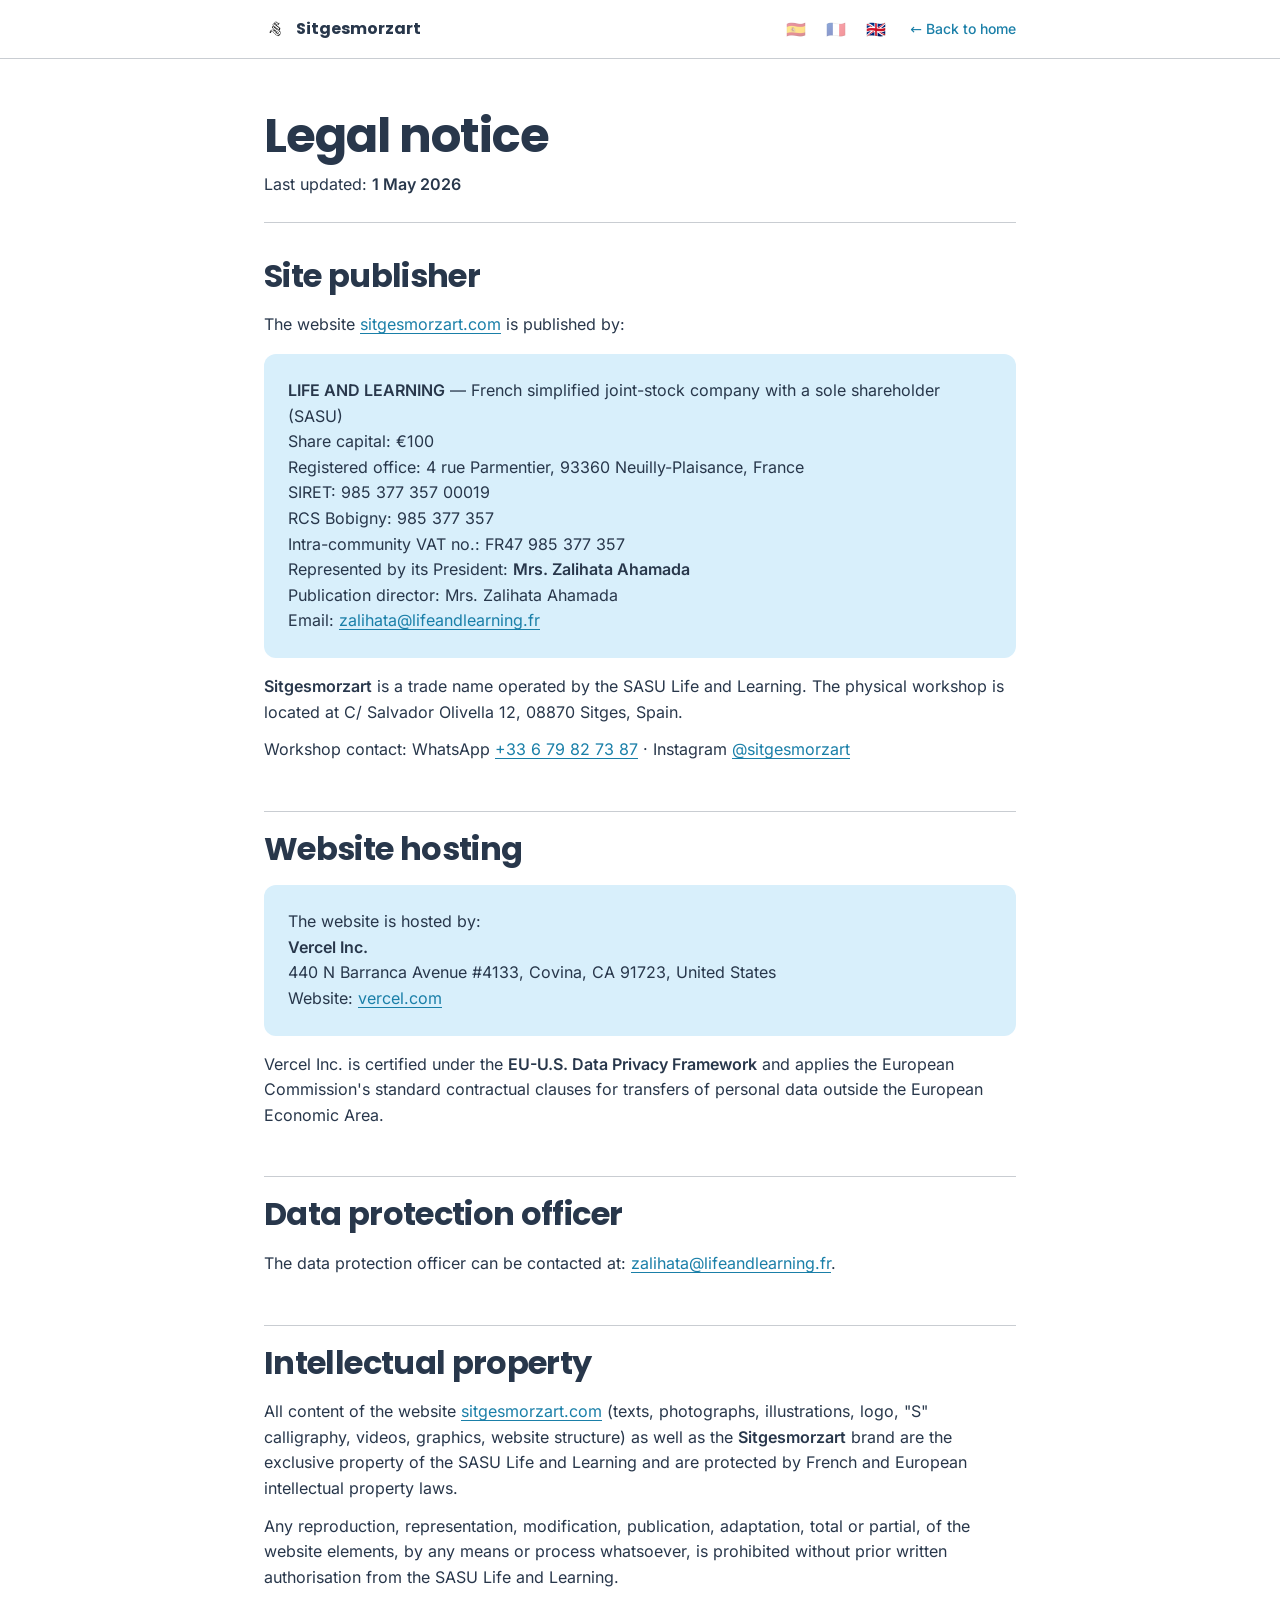
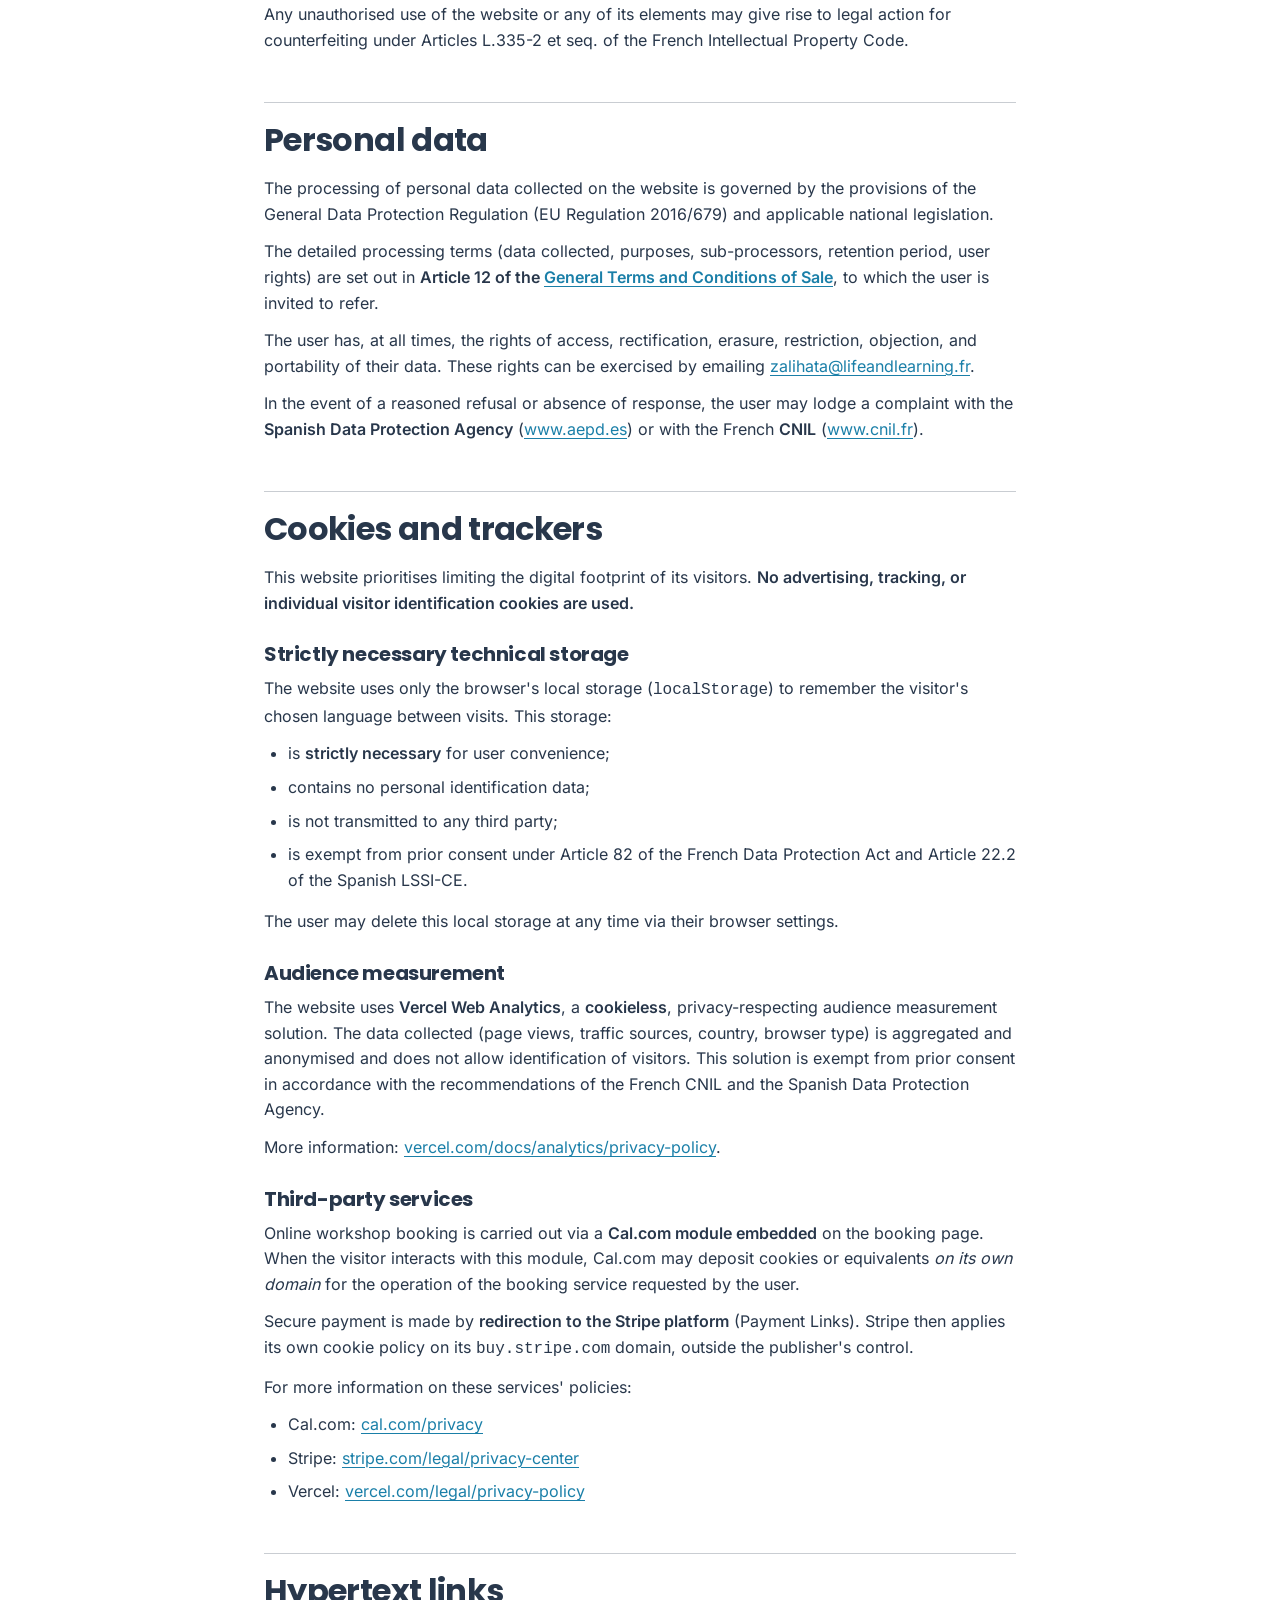
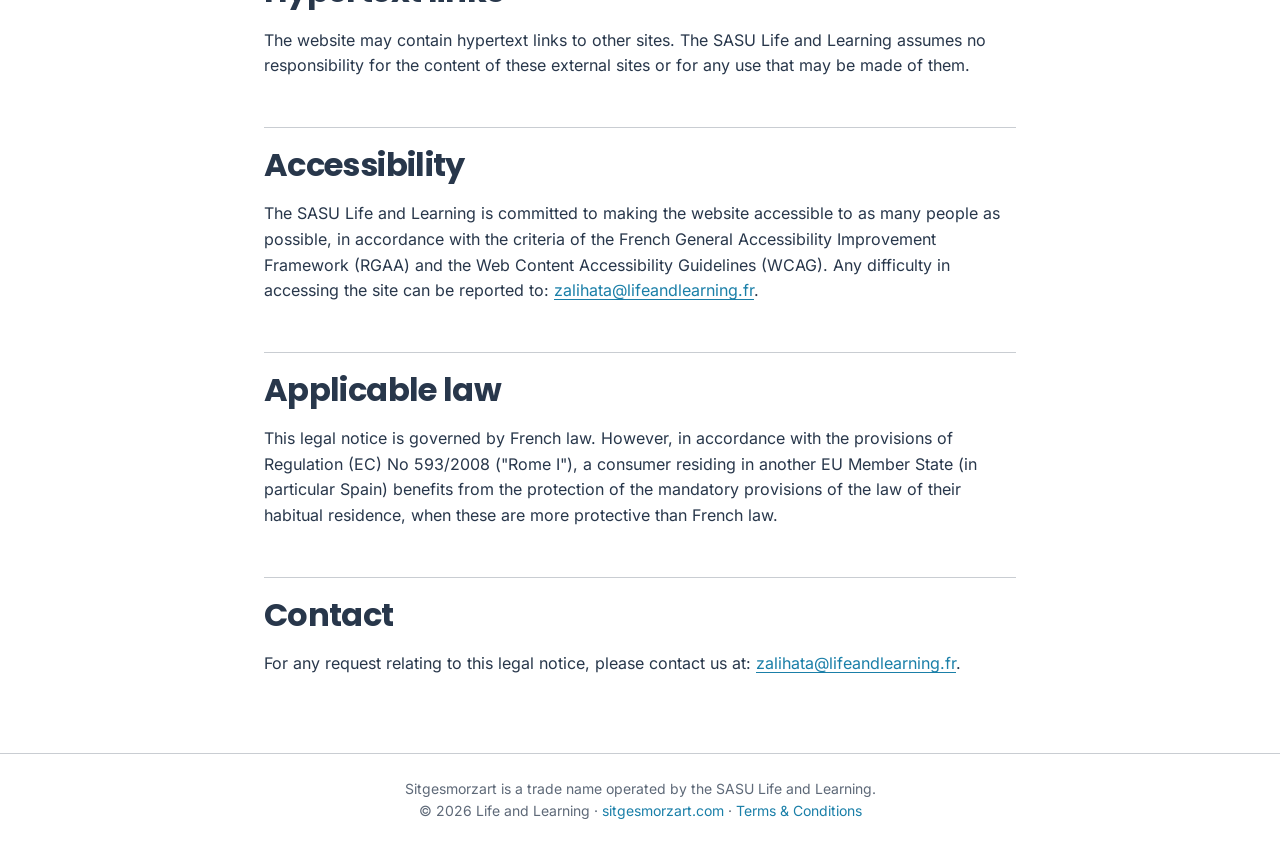
<file: mentions-legales.html>
<!DOCTYPE html>
<html lang="es">
<head>
<meta charset="UTF-8">
<meta name="viewport" content="width=device-width, initial-scale=1.0">
<meta name="description" content="Aviso legal de Sitgesmorzart, marca explotada por la SASU Life and Learning. Talleres creativos sobre madera en Sitges.">
<meta name="theme-color" content="#FFFFFF">
<meta name="robots" content="index, follow">

<title>Aviso legal · Sitgesmorzart</title>

<link rel="canonical" href="https://sitgesmorzart.com/mentions-legales.html">

<!-- Favicon -->
<link rel="icon" href="/favicon.ico" sizes="any">
<link rel="icon" type="image/png" sizes="32x32" href="/favicon-32.png">
<link rel="icon" type="image/png" sizes="16x16" href="/favicon-16.png">
<link rel="apple-touch-icon" href="/icon-180.png">

<!-- Fonts (self-hosted, RGPD compliant, éco-design) -->
<link rel="preload" href="/fonts/poppins-700.woff2" as="font" type="font/woff2" crossorigin>
<link rel="preload" href="/fonts/inter-400.woff2" as="font" type="font/woff2" crossorigin>
   
<!-- Foundations DS -->
<link rel="stylesheet" href="foundations.css">

<style>
/* ============================================================================
   LEGAL PAGE STYLES — Sitgesmorzart
   Mêmes classes que cgv.html pour réutilisation directe.
   À terme : extraire dans un fichier legal.css partagé.
   ============================================================================ */

body {
  font-family: var(--font-body);
  color: var(--text-primary);
  background: var(--surface-default);
  line-height: 1.6;
}

/* --- I18N : masquer langues non actives ------------------------------- */
[data-lang]:not(.is-active-lang) { display: none !important; }

/* --- Header simple ----------------------------------------------------- */
.cgv-header {
  border-bottom: 1px solid var(--border-default);
  padding: var(--spacing-4) 0;
}

.cgv-header .container {
  max-width: 800px;
  margin: 0 auto;
  padding: 0 var(--spacing-6);
  display: flex;
  align-items: center;
  justify-content: space-between;
  gap: var(--spacing-4);
  flex-wrap: wrap;
}

.cgv-brand {
  font-family: var(--font-display);
  font-weight: var(--weight-bold);
  font-size: var(--body-medium-size);
  color: var(--text-primary);
  text-decoration: none;
  display: inline-flex;
  align-items: center;
  gap: var(--spacing-2);
}

.cgv-brand img {
  width: 24px;
  height: 24px;
  display: block;
}

.cgv-header-actions {
  display: flex;
  align-items: center;
  gap: var(--spacing-4);
}

.cgv-back {
  font-family: var(--font-body);
  font-size: var(--body-small-size);
  color: var(--brand-turquoise-700);
  text-decoration: none;
  font-weight: var(--weight-medium);
}
.cgv-back:hover { text-decoration: underline; }

/* --- Lang switcher ----------------------------------------------------- */
.lang-switcher {
  display: flex;
  align-items: center;
  gap: var(--spacing-1);
}

.lang-btn {
  background: transparent;
  border: 0;
  padding: var(--spacing-1) var(--spacing-2);
  font-size: var(--body-medium-size);
  cursor: pointer;
  border-radius: var(--radius-md);
  opacity: 0.45;
  transition: opacity 0.2s, background-color 0.2s;
  line-height: 1;
}

.lang-btn:hover { opacity: 0.8; background: var(--brand-turquoise-100); }
.lang-btn.is-active { opacity: 1; }

@media (max-width: 540px) {
  .cgv-header .container { gap: var(--spacing-2); }
  .cgv-back { display: none; }
}

/* --- Main content ------------------------------------------------------ */
.cgv-main {
  max-width: 800px;
  margin: 0 auto;
  padding: var(--spacing-12) var(--spacing-6) var(--spacing-16);
}

.cgv-main h1 {
  font-family: var(--font-display);
  font-size: var(--h2-size);
  line-height: var(--h2-line);
  color: var(--text-primary);
  margin-bottom: var(--spacing-2);
}

.cgv-meta {
  color: var(--text-secondary);
  font-size: var(--body-small-size);
  margin-bottom: var(--spacing-8);
  padding-bottom: var(--spacing-6);
  border-bottom: 1px solid var(--border-default);
}

.cgv-main h2 {
  font-family: var(--font-display);
  font-size: var(--h4-size);
  line-height: var(--h4-line);
  color: var(--text-primary);
  margin-top: var(--spacing-12);
  margin-bottom: var(--spacing-4);
  padding-top: var(--spacing-4);
  border-top: 1px solid var(--border-default);
}

.cgv-main h2:first-of-type {
  border-top: 0;
  padding-top: 0;
  margin-top: var(--spacing-8);
}

.cgv-main h3 {
  font-family: var(--font-display);
  font-size: var(--h6-size);
  line-height: var(--h6-line);
  color: var(--text-primary);
  margin-top: var(--spacing-6);
  margin-bottom: var(--spacing-2);
}

.cgv-main p,
.cgv-main li {
  font-size: var(--body-medium-size);
  color: var(--text-primary);
  margin-bottom: var(--spacing-3);
}

.cgv-main ul {
  padding-left: var(--spacing-6);
  margin-bottom: var(--spacing-4);
}

.cgv-main li { margin-bottom: var(--spacing-2); }

.cgv-main strong { font-weight: var(--weight-semibold); }
.cgv-main em { font-style: italic; }

.cgv-main a {
  color: var(--brand-turquoise-700);
  text-decoration: underline;
  text-underline-offset: 3px;
}
.cgv-main a:hover { text-decoration-thickness: 2px; }

.cgv-callout {
  background: var(--surface-subtle);
  padding: var(--spacing-4) var(--spacing-6);
  border-radius: var(--radius-md);
  margin: var(--spacing-4) 0;
  border-left: 4px solid var(--brand-turquoise-500);
}

.cgv-callout strong { color: var(--brand-turquoise-700); }
.cgv-callout p:last-child { margin-bottom: 0; }

/* --- Identity card ---------------------------------------------------- */
.legal-card {
  background: var(--surface-subtle);
  padding: var(--spacing-6);
  border-radius: var(--radius-lg);
  margin: var(--spacing-4) 0;
}

.legal-card p { margin-bottom: var(--spacing-2); }
.legal-card p:last-child { margin-bottom: 0; }

/* --- Footer ----------------------------------------------------------- */
.cgv-footer {
  border-top: 1px solid var(--border-default);
  padding: var(--spacing-6) 0;
  text-align: center;
  font-size: var(--body-small-size);
  color: var(--text-secondary);
}

.cgv-footer .container {
  max-width: 800px;
  margin: 0 auto;
  padding: 0 var(--spacing-6);
}

.cgv-footer a {
  color: var(--brand-turquoise-700);
  text-decoration: none;
}

.cgv-footer a:hover { text-decoration: underline; }
</style>
</head>
<body>

<noscript>
  <div style="background: #FFD33C; color: #28374B; padding: 12px 20px; text-align: center; font-family: -apple-system, BlinkMacSystemFont, 'Segoe UI', sans-serif; font-size: 14px; line-height: 1.5;">
    <strong>JavaScript necesario / requis / required.</strong> 
    Para una experiencia óptima, activa JavaScript. 
    Para más información, contáctanos por WhatsApp 
    <a href="https://wa.me/33679827387" target="_blank" rel="noopener" style="color: #28374B; text-decoration: underline; font-weight: 600;">+33 6 79 82 73 87</a>.
  </div>
</noscript>

<header class="cgv-header">
  <div class="container">
    <a href="/" class="cgv-brand">
      <img src="/images/logo-header.png" alt="" aria-hidden="true">
      <span>Sitgesmorzart</span>
    </a>
    <div class="cgv-header-actions">
      <nav class="lang-switcher" aria-label="Idioma / Langue / Language">
        <button class="lang-btn is-active" data-switch="es" aria-label="Español" aria-pressed="true">🇪🇸</button>
        <button class="lang-btn" data-switch="fr" aria-label="Français" aria-pressed="false">🇫🇷</button>
        <button class="lang-btn" data-switch="en" aria-label="English" aria-pressed="false">🇬🇧</button>
      </nav>
      <a href="/" class="cgv-back"><span data-lang="es" class="is-active-lang">← Volver al inicio</span><span data-lang="fr">← Retour à l’accueil</span><span data-lang="en">← Back to home</span></a>
    </div>
  </div>
</header>

<main class="cgv-main">

  <h1><span data-lang="es" class="is-active-lang">Aviso legal</span><span data-lang="fr">Mentions légales</span><span data-lang="en">Legal notice</span></h1>
  <p class="cgv-meta"><span data-lang="es" class="is-active-lang">Última actualización: <strong>1 de mayo de 2026</strong></span><span data-lang="fr">Dernière mise à jour : <strong>1<sup>er</sup> mai 2026</strong></span><span data-lang="en">Last updated: <strong>1 May 2026</strong></span></p>

  <h2><span data-lang="es" class="is-active-lang">Editor del sitio</span><span data-lang="fr">Éditeur du site</span><span data-lang="en">Site publisher</span></h2>

  <p data-lang="es" class="is-active-lang">El sitio web <a href="https://sitgesmorzart.com">sitgesmorzart.com</a> es publicado por:</p>
  <p data-lang="fr">Le site <a href="https://sitgesmorzart.com">sitgesmorzart.com</a> est édité par :</p>
  <p data-lang="en">The website <a href="https://sitgesmorzart.com">sitgesmorzart.com</a> is published by:</p>

  <div class="legal-card">
    <p data-lang="es" class="is-active-lang"><strong>LIFE AND LEARNING</strong> — Sociedad francesa por acciones simplificada unipersonal (SASU)<br>
    Capital social: 100&nbsp;€<br>
    Domicilio social: 4 rue Parmentier, 93360 Neuilly-Plaisance, Francia<br>
    SIRET: 985&nbsp;377&nbsp;357&nbsp;00019<br>
    RCS Bobigny: 985&nbsp;377&nbsp;357<br>
    N.º IVA intracomunitario: FR47&nbsp;985&nbsp;377&nbsp;357<br>
    Representada por su Presidenta: <strong>Sra. Zalihata Ahamada</strong><br>
    Directora de la publicación: Sra. Zalihata Ahamada<br>
    Email: <a href="mailto:zalihata@lifeandlearning.fr">zalihata@lifeandlearning.fr</a></p>

    <p data-lang="fr"><strong>LIFE AND LEARNING</strong> — Société par Actions Simplifiée à Associé Unique (SASU)<br>
    Capital social : 100&nbsp;€<br>
    Siège social : 4 rue Parmentier, 93360 Neuilly-Plaisance, France<br>
    SIRET : 985&nbsp;377&nbsp;357&nbsp;00019<br>
    RCS Bobigny : 985&nbsp;377&nbsp;357<br>
    N° TVA intracommunautaire : FR47&nbsp;985&nbsp;377&nbsp;357<br>
    Représentée par sa Présidente : <strong>Madame Zalihata Ahamada</strong><br>
    Directrice de la publication : Madame Zalihata Ahamada<br>
    Email : <a href="mailto:zalihata@lifeandlearning.fr">zalihata@lifeandlearning.fr</a></p>

    <p data-lang="en"><strong>LIFE AND LEARNING</strong> — French simplified joint-stock company with a sole shareholder (SASU)<br>
    Share capital: €100<br>
    Registered office: 4 rue Parmentier, 93360 Neuilly-Plaisance, France<br>
    SIRET: 985&nbsp;377&nbsp;357&nbsp;00019<br>
    RCS Bobigny: 985&nbsp;377&nbsp;357<br>
    Intra-community VAT no.: FR47&nbsp;985&nbsp;377&nbsp;357<br>
    Represented by its President: <strong>Mrs. Zalihata Ahamada</strong><br>
    Publication director: Mrs. Zalihata Ahamada<br>
    Email: <a href="mailto:zalihata@lifeandlearning.fr">zalihata@lifeandlearning.fr</a></p>
  </div>

  <p data-lang="es" class="is-active-lang"><strong>Sitgesmorzart</strong> es una marca comercial explotada por la SASU Life and Learning. El taller físico está situado en: C/ Salvador Olivella&nbsp;12, 08870 Sitges, España.</p>
  <p data-lang="fr"><strong>Sitgesmorzart</strong> est une marque commerciale exploitée par la SASU Life and Learning. L’atelier physique est situé C/ Salvador Olivella&nbsp;12, 08870 Sitges, Espagne.</p>
  <p data-lang="en"><strong>Sitgesmorzart</strong> is a trade name operated by the SASU Life and Learning. The physical workshop is located at C/ Salvador Olivella&nbsp;12, 08870 Sitges, Spain.</p>

  <p data-lang="es" class="is-active-lang">Contacto del taller: WhatsApp <a href="https://wa.me/33679827387">+33&nbsp;6&nbsp;79&nbsp;82&nbsp;73&nbsp;87</a> · Instagram <a href="https://www.instagram.com/sitgesmorzart" target="_blank" rel="noopener">@sitgesmorzart</a></p>
  <p data-lang="fr">Contact atelier : WhatsApp <a href="https://wa.me/33679827387">+33&nbsp;6&nbsp;79&nbsp;82&nbsp;73&nbsp;87</a> · Instagram <a href="https://www.instagram.com/sitgesmorzart" target="_blank" rel="noopener">@sitgesmorzart</a></p>
  <p data-lang="en">Workshop contact: WhatsApp <a href="https://wa.me/33679827387">+33&nbsp;6&nbsp;79&nbsp;82&nbsp;73&nbsp;87</a> · Instagram <a href="https://www.instagram.com/sitgesmorzart" target="_blank" rel="noopener">@sitgesmorzart</a></p>

  <h2><span data-lang="es" class="is-active-lang">Alojamiento del sitio</span><span data-lang="fr">Hébergement du site</span><span data-lang="en">Website hosting</span></h2>

  <div class="legal-card">
    <p data-lang="es" class="is-active-lang">El sitio está alojado por:<br>
    <strong>Vercel Inc.</strong><br>
    440 N Barranca Avenue #4133, Covina, CA 91723, Estados Unidos<br>
    Sitio web: <a href="https://vercel.com" target="_blank" rel="noopener">vercel.com</a></p>

    <p data-lang="fr">Le site est hébergé par :<br>
    <strong>Vercel Inc.</strong><br>
    440 N Barranca Avenue #4133, Covina, CA 91723, États-Unis<br>
    Site web : <a href="https://vercel.com" target="_blank" rel="noopener">vercel.com</a></p>

    <p data-lang="en">The website is hosted by:<br>
    <strong>Vercel Inc.</strong><br>
    440 N Barranca Avenue #4133, Covina, CA 91723, United States<br>
    Website: <a href="https://vercel.com" target="_blank" rel="noopener">vercel.com</a></p>
  </div>

  <p data-lang="es" class="is-active-lang">Vercel Inc. está certificada bajo el <strong>Data Privacy Framework</strong> entre la Unión Europea y los Estados Unidos, y aplica las cláusulas contractuales tipo de la Comisión Europea para las transferencias de datos personales fuera del Espacio Económico Europeo.</p>
  <p data-lang="fr">Vercel Inc. est certifiée au titre du <strong>Data Privacy Framework</strong> entre l’Union européenne et les États-Unis, et applique les clauses contractuelles types de la Commission européenne pour les transferts de données personnelles hors de l’Espace économique européen.</p>
  <p data-lang="en">Vercel Inc. is certified under the <strong>EU-U.S. Data Privacy Framework</strong> and applies the European Commission's standard contractual clauses for transfers of personal data outside the European Economic Area.</p>

  <h2><span data-lang="es" class="is-active-lang">Delegado de protección de datos</span><span data-lang="fr">Délégué à la protection des données</span><span data-lang="en">Data protection officer</span></h2>

  <p data-lang="es" class="is-active-lang">El delegado de protección de datos puede ser contactado en: <a href="mailto:zalihata@lifeandlearning.fr">zalihata@lifeandlearning.fr</a>.</p>
  <p data-lang="fr">Le délégué à la protection des données peut être contacté à l’adresse : <a href="mailto:zalihata@lifeandlearning.fr">zalihata@lifeandlearning.fr</a>.</p>
  <p data-lang="en">The data protection officer can be contacted at: <a href="mailto:zalihata@lifeandlearning.fr">zalihata@lifeandlearning.fr</a>.</p>

  <h2><span data-lang="es" class="is-active-lang">Propiedad intelectual</span><span data-lang="fr">Propriété intellectuelle</span><span data-lang="en">Intellectual property</span></h2>

  <p data-lang="es" class="is-active-lang">El conjunto del contenido del sitio web <a href="https://sitgesmorzart.com">sitgesmorzart.com</a> (textos, fotografías, ilustraciones, logotipo, caligrafía «S» del logo, vídeos, gráficos, estructura del sitio) así como la marca <strong>Sitgesmorzart</strong> son propiedad exclusiva de la SASU Life and Learning y están protegidos por las leyes francesas y europeas relativas a la propiedad intelectual.</p>
  <p data-lang="fr">L’ensemble du contenu du site <a href="https://sitgesmorzart.com">sitgesmorzart.com</a> (textes, photographies, illustrations, logotype, calligraphie «&nbsp;S&nbsp;» du logo, vidéos, graphiques, structure du site) ainsi que la marque <strong>Sitgesmorzart</strong> sont la propriété exclusive de la SASU Life and Learning et sont protégés par les lois françaises et européennes relatives à la propriété intellectuelle.</p>
  <p data-lang="en">All content of the website <a href="https://sitgesmorzart.com">sitgesmorzart.com</a> (texts, photographs, illustrations, logo, "S" calligraphy, videos, graphics, website structure) as well as the <strong>Sitgesmorzart</strong> brand are the exclusive property of the SASU Life and Learning and are protected by French and European intellectual property laws.</p>

  <p data-lang="es" class="is-active-lang">Toda reproducción, representación, modificación, publicación, adaptación, total o parcial, de los elementos del sitio, cualquiera que sea el medio o el procedimiento utilizado, está prohibida sin autorización escrita previa de la SASU Life and Learning.</p>
  <p data-lang="fr">Toute reproduction, représentation, modification, publication, adaptation, totale ou partielle des éléments du site, quel que soit le moyen ou le procédé utilisé, est interdite sans autorisation écrite préalable de la SASU Life and Learning.</p>
  <p data-lang="en">Any reproduction, representation, modification, publication, adaptation, total or partial, of the website elements, by any means or process whatsoever, is prohibited without prior written authorisation from the SASU Life and Learning.</p>

  <p data-lang="es" class="is-active-lang">Toda explotación no autorizada del sitio o de cualquiera de sus elementos podrá dar lugar a acciones por falsificación previstas en los artículos L.335-2 y siguientes del <em>Code de la propriété intellectuelle</em> francés.</p>
  <p data-lang="fr">Toute exploitation non autorisée du site ou de l’un quelconque de ses éléments pourra faire l’objet de poursuites au titre de la contrefaçon visée par les articles L.335-2 et suivants du Code de la propriété intellectuelle.</p>
  <p data-lang="en">Any unauthorised use of the website or any of its elements may give rise to legal action for counterfeiting under Articles L.335-2 et seq. of the French Intellectual Property Code.</p>

  <h2><span data-lang="es" class="is-active-lang">Datos personales</span><span data-lang="fr">Données personnelles</span><span data-lang="en">Personal data</span></h2>

  <p data-lang="es" class="is-active-lang">El tratamiento de los datos personales recopilados en el sitio se rige por las disposiciones del Reglamento General de Protección de Datos (Reglamento UE 2016/679) y la legislación nacional aplicable.</p>
  <p data-lang="fr">Le traitement des données personnelles collectées sur le site est régi par les dispositions du Règlement Général sur la Protection des Données (Règlement UE 2016/679) et par la Loi Informatique et Libertés modifiée.</p>
  <p data-lang="en">The processing of personal data collected on the website is governed by the provisions of the General Data Protection Regulation (EU Regulation 2016/679) and applicable national legislation.</p>

  <p data-lang="es" class="is-active-lang">Las modalidades detalladas del tratamiento (datos recopilados, finalidades, subcontratistas, duración de conservación, derechos del usuario) figuran en el <strong>artículo 12 de las <a href="/cgv.html#art-12">Condiciones Generales de Venta</a></strong>, al que se invita al usuario a remitirse.</p>
  <p data-lang="fr">Les modalités détaillées du traitement (données collectées, finalités, sous-traitants, durée de conservation, droits de l’utilisateur) figurent à l’<strong>article 12 des <a href="/cgv.html#art-12">Conditions Générales de Vente</a></strong>, auquel l’utilisateur est invité à se reporter.</p>
  <p data-lang="en">The detailed processing terms (data collected, purposes, sub-processors, retention period, user rights) are set out in <strong>Article 12 of the <a href="/cgv.html#art-12">General Terms and Conditions of Sale</a></strong>, to which the user is invited to refer.</p>

  <p data-lang="es" class="is-active-lang">El usuario dispone en todo momento de los derechos de acceso, rectificación, supresión, limitación, oposición y portabilidad de sus datos. Estos derechos pueden ejercerse enviando un correo electrónico a <a href="mailto:zalihata@lifeandlearning.fr">zalihata@lifeandlearning.fr</a>.</p>
  <p data-lang="fr">L’utilisateur dispose à tout moment des droits d’accès, de rectification, de suppression, de limitation, d’opposition et de portabilité de ses données. Ces droits peuvent être exercés en adressant un email à <a href="mailto:zalihata@lifeandlearning.fr">zalihata@lifeandlearning.fr</a>.</p>
  <p data-lang="en">The user has, at all times, the rights of access, rectification, erasure, restriction, objection, and portability of their data. These rights can be exercised by emailing <a href="mailto:zalihata@lifeandlearning.fr">zalihata@lifeandlearning.fr</a>.</p>

  <p data-lang="es" class="is-active-lang">En caso de denegación motivada o de ausencia de respuesta, el usuario puede presentar una reclamación ante la <strong>Agencia Española de Protección de Datos</strong> (<a href="https://www.aepd.es" target="_blank" rel="noopener">www.aepd.es</a>) o ante la <strong>CNIL</strong> francesa (<a href="https://www.cnil.fr" target="_blank" rel="noopener">www.cnil.fr</a>).</p>
  <p data-lang="fr">En cas de refus motivé ou d’absence de réponse, l’utilisateur peut introduire une réclamation auprès de la <strong>CNIL</strong> (<a href="https://www.cnil.fr" target="_blank" rel="noopener">www.cnil.fr</a>) ou de l’<strong>Agencia Española de Protección de Datos</strong> (<a href="https://www.aepd.es" target="_blank" rel="noopener">www.aepd.es</a>).</p>
  <p data-lang="en">In the event of a reasoned refusal or absence of response, the user may lodge a complaint with the <strong>Spanish Data Protection Agency</strong> (<a href="https://www.aepd.es" target="_blank" rel="noopener">www.aepd.es</a>) or with the French <strong>CNIL</strong> (<a href="https://www.cnil.fr" target="_blank" rel="noopener">www.cnil.fr</a>).</p>

  <h2><span data-lang="es" class="is-active-lang">Cookies y rastreadores</span><span data-lang="fr">Cookies et traceurs</span><span data-lang="en">Cookies and trackers</span></h2>

  <p data-lang="es" class="is-active-lang">El presente sitio web tiene como prioridad limitar la huella digital de sus visitantes. <strong>No se utiliza ninguna cookie publicitaria, de seguimiento ni de identificación individual de los visitantes.</strong></p>
  <p data-lang="fr">Le présent site a pour priorité de limiter l’empreinte numérique de ses visiteurs. <strong>Aucun cookie publicitaire, de suivi ou d’identification individuelle des visiteurs n’est utilisé.</strong></p>
  <p data-lang="en">This website prioritises limiting the digital footprint of its visitors. <strong>No advertising, tracking, or individual visitor identification cookies are used.</strong></p>

  <h3><span data-lang="es" class="is-active-lang">Almacenamiento técnico estrictamente necesario</span><span data-lang="fr">Stockage technique strictement nécessaire</span><span data-lang="en">Strictly necessary technical storage</span></h3>

  <p data-lang="es" class="is-active-lang">El sitio utiliza únicamente un almacenamiento local del navegador (<code>localStorage</code>) para conservar el idioma elegido por el visitante de una visita a otra. Este almacenamiento:</p>
  <p data-lang="fr">Le site utilise uniquement un stockage local du navigateur (<code>localStorage</code>) pour conserver la langue choisie par le visiteur d’une visite à l’autre. Ce stockage :</p>
  <p data-lang="en">The website uses only the browser's local storage (<code>localStorage</code>) to remember the visitor's chosen language between visits. This storage:</p>

  <ul data-lang="es" class="is-active-lang">
    <li>es <strong>estrictamente necesario</strong> para el confort del usuario;</li>
    <li>no contiene ningún dato de identificación personal;</li>
    <li>no se transmite a terceros;</li>
    <li>está exento de consentimiento previo en aplicación del artículo 82 de la <em>Loi Informatique et Libertés</em> francesa y del artículo 22.2 de la LSSI-CE española.</li>
  </ul>
  <ul data-lang="fr">
    <li>est <strong>strictement nécessaire</strong> au confort de l’utilisateur ;</li>
    <li>ne contient aucune donnée d’identification personnelle ;</li>
    <li>n’est transmis à aucun tiers ;</li>
    <li>est exempté de consentement préalable en application de l’article 82 de la Loi Informatique et Libertés et de l’article 22.2 de la LSSI-CE espagnole.</li>
  </ul>
  <ul data-lang="en">
    <li>is <strong>strictly necessary</strong> for user convenience;</li>
    <li>contains no personal identification data;</li>
    <li>is not transmitted to any third party;</li>
    <li>is exempt from prior consent under Article 82 of the French Data Protection Act and Article 22.2 of the Spanish LSSI-CE.</li>
  </ul>

  <p data-lang="es" class="is-active-lang">El usuario puede en cualquier momento eliminar este almacenamiento local mediante los ajustes de su navegador.</p>
  <p data-lang="fr">L’utilisateur peut à tout moment supprimer ce stockage local via les paramètres de son navigateur.</p>
  <p data-lang="en">The user may delete this local storage at any time via their browser settings.</p>

  <h3><span data-lang="es" class="is-active-lang">Medición de audiencia</span><span data-lang="fr">Mesure d’audience</span><span data-lang="en">Audience measurement</span></h3>

  <p data-lang="es" class="is-active-lang">El sitio utiliza <strong>Vercel Web Analytics</strong>, una solución de medición de audiencia <strong>sin cookies</strong> y respetuosa de la vida privada. Los datos recopilados (páginas vistas, fuentes de tráfico, país, tipo de navegador) son agregados y anonimizados, y no permiten identificar a los visitantes. Esta solución está exenta de consentimiento previo conforme a las recomendaciones de la CNIL y de la Agencia Española de Protección de Datos.</p>
  <p data-lang="fr">Le site utilise <strong>Vercel Web Analytics</strong>, une solution de mesure d’audience <strong>sans cookies</strong> et respectueuse de la vie privée. Les données collectées (pages vues, sources de trafic, pays, type de navigateur) sont agrégées et anonymisées, et ne permettent pas d’identifier les visiteurs. Cette solution est exemptée de consentement préalable conformément aux recommandations de la CNIL et de l’Agencia Española de Protección de Datos.</p>
  <p data-lang="en">The website uses <strong>Vercel Web Analytics</strong>, a <strong>cookieless</strong>, privacy-respecting audience measurement solution. The data collected (page views, traffic sources, country, browser type) is aggregated and anonymised and does not allow identification of visitors. This solution is exempt from prior consent in accordance with the recommendations of the French CNIL and the Spanish Data Protection Agency.</p>

  <p data-lang="es" class="is-active-lang">Más información: <a href="https://vercel.com/docs/analytics/privacy-policy" target="_blank" rel="noopener">vercel.com/docs/analytics/privacy-policy</a>.</p>
  <p data-lang="fr">Plus d’informations : <a href="https://vercel.com/docs/analytics/privacy-policy" target="_blank" rel="noopener">vercel.com/docs/analytics/privacy-policy</a>.</p>
  <p data-lang="en">More information: <a href="https://vercel.com/docs/analytics/privacy-policy" target="_blank" rel="noopener">vercel.com/docs/analytics/privacy-policy</a>.</p>

  <h3><span data-lang="es" class="is-active-lang">Servicios de terceros</span><span data-lang="fr">Services tiers</span><span data-lang="en">Third-party services</span></h3>

  <p data-lang="es" class="is-active-lang">La reserva en línea de los talleres se realiza mediante un <strong>módulo Cal.com integrado</strong> en la página de reserva. Cuando el visitante interactúa con este módulo, Cal.com puede depositar cookies o equivalentes <em>en su propio dominio</em> con vistas al funcionamiento del servicio de reserva solicitado por el usuario.</p>
  <p data-lang="fr">La réservation en ligne des ateliers s’effectue via un <strong>module Cal.com intégré</strong> sur la page de réservation. Lorsque le visiteur interagit avec ce module, Cal.com peut déposer des cookies ou équivalents <em>sur son propre domaine</em> en vue du fonctionnement du service de réservation demandé par l’utilisateur.</p>
  <p data-lang="en">Online workshop booking is carried out via a <strong>Cal.com module embedded</strong> on the booking page. When the visitor interacts with this module, Cal.com may deposit cookies or equivalents <em>on its own domain</em> for the operation of the booking service requested by the user.</p>

  <p data-lang="es" class="is-active-lang">El pago seguro se efectúa por <strong>redirección hacia la plataforma Stripe</strong> (Payment Links). Stripe aplica entonces su propia política de cookies en su dominio <code>buy.stripe.com</code>, fuera del control del editor.</p>
  <p data-lang="fr">Le paiement sécurisé s’effectue par <strong>redirection vers la plateforme Stripe</strong> (Payment Links). Stripe applique alors sa propre politique de cookies sur son domaine <code>buy.stripe.com</code>, hors du contrôle de l’éditeur.</p>
  <p data-lang="en">Secure payment is made by <strong>redirection to the Stripe platform</strong> (Payment Links). Stripe then applies its own cookie policy on its <code>buy.stripe.com</code> domain, outside the publisher's control.</p>

  <p data-lang="es" class="is-active-lang">Para más información sobre las políticas de estos servicios:</p>
  <p data-lang="fr">Pour plus d’informations sur les politiques de ces services :</p>
  <p data-lang="en">For more information on these services' policies:</p>

  <ul data-lang="es" class="is-active-lang">
    <li>Cal.com: <a href="/privacy" target="_blank" rel="noopener">cal.com/privacy</a></li>
    <li>Stripe: <a href="https://stripe.com/legal/privacy-center" target="_blank" rel="noopener">stripe.com/legal/privacy-center</a></li>
    <li>Vercel: <a href="https://vercel.com/legal/privacy-policy" target="_blank" rel="noopener">vercel.com/legal/privacy-policy</a></li>
  </ul>
  <ul data-lang="fr">
    <li>Cal.com : <a href="https://cal.com/privacy" target="_blank" rel="noopener">cal.com/privacy</a></li>
    <li>Stripe : <a href="https://stripe.com/legal/privacy-center" target="_blank" rel="noopener">stripe.com/legal/privacy-center</a></li>
    <li>Vercel : <a href="https://vercel.com/legal/privacy-policy" target="_blank" rel="noopener">vercel.com/legal/privacy-policy</a></li>
  </ul>
  <ul data-lang="en">
    <li>Cal.com: <a href="https://cal.com/privacy" target="_blank" rel="noopener">cal.com/privacy</a></li>
    <li>Stripe: <a href="https://stripe.com/legal/privacy-center" target="_blank" rel="noopener">stripe.com/legal/privacy-center</a></li>
    <li>Vercel: <a href="https://vercel.com/legal/privacy-policy" target="_blank" rel="noopener">vercel.com/legal/privacy-policy</a></li>
  </ul>

  <h2><span data-lang="es" class="is-active-lang">Enlaces hipertextuales</span><span data-lang="fr">Liens hypertextes</span><span data-lang="en">Hypertext links</span></h2>

  <p data-lang="es" class="is-active-lang">El sitio puede contener enlaces hipertextuales hacia otros sitios. La SASU Life and Learning no asume ninguna responsabilidad respecto al contenido de estos sitios externos ni a la utilización que pudiera hacerse de ellos.</p>
  <p data-lang="fr">Le site peut contenir des liens hypertextes vers d’autres sites. La SASU Life and Learning n’assume aucune responsabilité quant au contenu de ces sites externes ni quant à l’utilisation qui pourrait en être faite.</p>
  <p data-lang="en">The website may contain hypertext links to other sites. The SASU Life and Learning assumes no responsibility for the content of these external sites or for any use that may be made of them.</p>

  <h2><span data-lang="es" class="is-active-lang">Accesibilidad</span><span data-lang="fr">Accessibilité</span><span data-lang="en">Accessibility</span></h2>

  <p data-lang="es" class="is-active-lang">La SASU Life and Learning se compromete a hacer accesible el sitio al mayor número posible de personas, conforme a los criterios del Referencial General de Mejora de la Accesibilidad (RGAA) y de las Directrices de Accesibilidad para el Contenido Web (WCAG). Toda dificultad de acceso encontrada puede señalarse a: <a href="mailto:zalihata@lifeandlearning.fr">zalihata@lifeandlearning.fr</a>.</p>
  <p data-lang="fr">La SASU Life and Learning s’engage à rendre le site accessible au plus grand nombre, conformément aux critères du Référentiel Général d’Amélioration de l’Accessibilité (RGAA) et des Web Content Accessibility Guidelines (WCAG). Toute difficulté d’accès rencontrée peut être signalée à : <a href="mailto:zalihata@lifeandlearning.fr">zalihata@lifeandlearning.fr</a>.</p>
  <p data-lang="en">The SASU Life and Learning is committed to making the website accessible to as many people as possible, in accordance with the criteria of the French General Accessibility Improvement Framework (RGAA) and the Web Content Accessibility Guidelines (WCAG). Any difficulty in accessing the site can be reported to: <a href="mailto:zalihata@lifeandlearning.fr">zalihata@lifeandlearning.fr</a>.</p>

  <h2><span data-lang="es" class="is-active-lang">Derecho aplicable</span><span data-lang="fr">Droit applicable</span><span data-lang="en">Applicable law</span></h2>

  <p data-lang="es" class="is-active-lang">El presente aviso legal se rige por el derecho francés. Sin embargo, conforme a las disposiciones del Reglamento (CE) n.º 593/2008 («Roma&nbsp;I»), un consumidor residente en otro Estado miembro de la Unión Europea (en particular España) goza de la protección de las disposiciones imperativas de la ley de su residencia habitual, cuando estas son más protectoras que la ley francesa.</p>
  <p data-lang="fr">Les présentes mentions légales sont régies par le droit français. Toutefois, conformément aux dispositions du Règlement (CE) n°&nbsp;593/2008 («&nbsp;Rome&nbsp;I&nbsp;»), un consommateur résidant dans un autre État membre de l’Union européenne (notamment l’Espagne) bénéficie de la protection des dispositions impératives de la loi de sa résidence habituelle, lorsque celles-ci sont plus protectrices que la loi française.</p>
  <p data-lang="en">This legal notice is governed by French law. However, in accordance with the provisions of Regulation (EC) No 593/2008 ("Rome I"), a consumer residing in another EU Member State (in particular Spain) benefits from the protection of the mandatory provisions of the law of their habitual residence, when these are more protective than French law.</p>

  <h2><span data-lang="es" class="is-active-lang">Contacto</span><span data-lang="fr">Contact</span><span data-lang="en">Contact</span></h2>

  <p data-lang="es" class="is-active-lang">Para cualquier solicitud relativa al presente aviso legal, le invitamos a contactarnos en: <a href="mailto:zalihata@lifeandlearning.fr">zalihata@lifeandlearning.fr</a>.</p>
  <p data-lang="fr">Pour toute demande relative aux présentes mentions légales, nous vous invitons à nous contacter à : <a href="mailto:zalihata@lifeandlearning.fr">zalihata@lifeandlearning.fr</a>.</p>
  <p data-lang="en">For any request relating to this legal notice, please contact us at: <a href="mailto:zalihata@lifeandlearning.fr">zalihata@lifeandlearning.fr</a>.</p>

</main>

<footer class="cgv-footer">
  <div class="container">
    <p>
      <span data-lang="es" class="is-active-lang">Sitgesmorzart es una marca comercial explotada por la SASU Life and Learning.<br>© 2026 Life and Learning · <a href="/">sitgesmorzart.com</a> · <a href="/cgv.html">Términos y condiciones</a></span>
      <span data-lang="fr">Sitgesmorzart est une marque commerciale exploitée par la SASU Life and Learning.<br>© 2026 Life and Learning · <a href="/">sitgesmorzart.com</a> · <a href="/cgv.html">CGV</a></span>
      <span data-lang="en">Sitgesmorzart is a trade name operated by the SASU Life and Learning.<br>© 2026 Life and Learning · <a href="/">sitgesmorzart.com</a> · <a href="/cgv.html">Terms &amp; Conditions</a></span>
    </p>
  </div>
</footer>

<script>
(function() {
  // Same localStorage key as the home page → langue partagée
  const STORAGE_KEY = 'sitgesmorzart-lang';
  const DEFAULT_LANG = 'es';
  const SUPPORTED = ['es', 'fr', 'en'];

  function setLang(lang) {
    if (!SUPPORTED.includes(lang)) lang = DEFAULT_LANG;
    document.documentElement.lang = lang;

    document.querySelectorAll('[data-lang]').forEach(el => {
      el.classList.toggle('is-active-lang', el.getAttribute('data-lang') === lang);
    });

    document.querySelectorAll('.lang-btn').forEach(btn => {
      const isActive = btn.getAttribute('data-switch') === lang;
      btn.classList.toggle('is-active', isActive);
      btn.setAttribute('aria-pressed', isActive ? 'true' : 'false');
    });

    try { localStorage.setItem(STORAGE_KEY, lang); } catch (e) {}
  }

  // Init from localStorage or default
  let initial = DEFAULT_LANG;
  try {
    const stored = localStorage.getItem(STORAGE_KEY);
    if (stored && SUPPORTED.includes(stored)) initial = stored;
  } catch (e) {}
  setLang(initial);

  // Wire up buttons
  document.querySelectorAll('.lang-btn').forEach(btn => {
    btn.addEventListener('click', () => {
      setLang(btn.getAttribute('data-switch'));
    });
  });
})();
</script>

</body>
</html>
</file>
<file: foundations.css>
/* ============================================================================
   LIFE AND LEARNING — DESIGN SYSTEM FOUNDATIONS
   ============================================================================
   Version : 0.1.0
   Auteur  : Zalihata Ahamada
   Source  : Figma "Life and Learning Design System" — Foundations
   
   Ce fichier expose tous les tokens du DS sous forme de variables CSS.
   Il sert de base à toutes les pages (page Quedarte, futur site Wagtail, etc.).
   
   STRUCTURE
   ---------
   0. Fonts (self-hosted Fontsource)
   1. Primitives           — valeurs brutes (couleurs, tailles, etc.)
   2. Semantic — Surface   — fonds
   3. Semantic — Text      — couleurs de texte
   4. Semantic — Border    — couleurs de bordures
   5. Semantic — Action    — boutons (Primary / Secondary / Ghost / Danger)
   6. Semantic — Feedback  — états de feedback (success / warning / error)
   7. Semantic — State     — focus, disabled
   8. Semantic — Input     — états de formulaires
   9. Radius
   10. Spacing
   11. Shadow
   12. Typography          — fonts, échelles desktop & mobile
   13. Reset & base
   14. Utilities accessibilité
   
   CONVENTION
   ----------
   - Utiliser TOUJOURS les tokens sémantiques dans les composants.
   - N'utiliser les primitives qu'en dernier recours, jamais directement
     dans le code des pages.
   - Exemple :
     ✅ background: var(--surface-default);
     ❌ background: var(--neutral-white);
   - Toujours utiliser var(--token) dans les composants
   - Aucune valeur hardcodée dans les composants
   ============================================================================ */


/* ============================================================================
   0. FONTS — Self-hosted Fontsource
   ============================================================================
   Pourquoi self-hosted plutôt que Google Fonts CDN ?
   - RGPD : pas de transmission d'IP des visiteurs à Google
   - Performance : plus de connexion DNS supplémentaire
   - Éco-design : data servie depuis le même CDN que le HTML
   - Indépendance : fonctionne même si Google Fonts est down
   ============================================================================ */

/* Poppins (titres) */
@font-face {
  font-family: 'Poppins';
  font-style: normal;
  font-weight: 400;
  font-display: swap;
  src: url('/fonts/poppins-400.woff2') format('woff2');
}
@font-face {
  font-family: 'Poppins';
  font-style: normal;
  font-weight: 500;
  font-display: swap;
  src: url('/fonts/poppins-500.woff2') format('woff2');
}
@font-face {
  font-family: 'Poppins';
  font-style: normal;
  font-weight: 600;
  font-display: swap;
  src: url('/fonts/poppins-600.woff2') format('woff2');
}
@font-face {
  font-family: 'Poppins';
  font-style: normal;
  font-weight: 700;
  font-display: swap;
  src: url('/fonts/poppins-700.woff2') format('woff2');
}
@font-face {
  font-family: 'Poppins';
  font-style: normal;
  font-weight: 800;
  font-display: swap;
  src: url('/fonts/poppins-800.woff2') format('woff2');
}

/* Inter (corps de texte) */
@font-face {
  font-family: 'Inter';
  font-style: normal;
  font-weight: 400;
  font-display: swap;
  src: url('/fonts/inter-400.woff2') format('woff2');
}
@font-face {
  font-family: 'Inter';
  font-style: normal;
  font-weight: 500;
  font-display: swap;
  src: url('/fonts/inter-500.woff2') format('woff2');
}
@font-face {
  font-family: 'Inter';
  font-style: normal;
  font-weight: 600;
  font-display: swap;
  src: url('/fonts/inter-600.woff2') format('woff2');
}
@font-face {
  font-family: 'Inter';
  font-style: normal;
  font-weight: 700;
  font-display: swap;
  src: url('/fonts/inter-700.woff2') format('woff2');
}


/* ============================================================================
   1. PRIMITIVES
   ============================================================================ */
:root {

  /* --- Brand / Turquoise ------------------------------------------------- */
  --brand-turquoise-100: #D8EFFB;
  --brand-turquoise-200: #B1DFF7;
  --brand-turquoise-300: #8BD0F3;
  --brand-turquoise-500: #64C0EF;
  --brand-turquoise-700: #1A7FA8;

  /* --- Brand / Green ----------------------------------------------------- */
  --brand-green-100: #D3F1E4;
  --brand-green-200: #A7E4C9;
  --brand-green-300: #7CD6AF;
  --brand-green-500: #50C994;
  --brand-green-700: #2A8A5E;

  /* --- Brand / Gradient -------------------------------------------------- */
  --brand-gradient-start: #64C0EF;  /* = turquoise-500 */
  --brand-gradient-end:   #50C994;  /* = green-500     */
  --brand-gradient: linear-gradient(135deg, var(--brand-gradient-start), var(--brand-gradient-end));

  /* --- Neutral ----------------------------------------------------------- */
  --neutral-black:    #000000;
  --neutral-white:    #FFFFFF;
  --neutral-grey-900: #28374B;
  --neutral-grey-700: #5E6978;
  --neutral-grey-500: #939BA5;
  --neutral-grey-300: #C9CDD2;

  /* --- Semantic / Yellow ------------------------------------------------- */
  --semantic-yellow-100: #FFF4CE;
  --semantic-yellow-200: #FFE99D;
  --semantic-yellow-300: #FFDE6D;
  --semantic-yellow-500: #FFD33C;

  /* --- Semantic / Orange ------------------------------------------------- */
  --semantic-orange-100: #FEE4D5;
  --semantic-orange-200: #FCCAAB;
  --semantic-orange-300: #FBAF82;
  --semantic-orange-500: #FA9558;

  /* --- Semantic / Error -------------------------------------------------- */
  --semantic-error-400: #FD4F4F;
  --semantic-error-500: #FD2727;
  --semantic-error-600: #D41E1E;


  /* ==========================================================================
     2. SEMANTIC — SURFACE
     Fonds par défaut, sobre, ou accentué.
     ========================================================================== */
  --surface-default:  var(--neutral-white);
  --surface-subtle:   var(--brand-turquoise-100);
  --surface-emphasis: var(--neutral-grey-900);


  /* ==========================================================================
     3. SEMANTIC — TEXT
     ========================================================================== */
  --text-primary:   var(--neutral-grey-900);
  --text-secondary: var(--neutral-grey-700);
  --text-subtle:    var(--neutral-grey-500);
  --text-inverse:   var(--neutral-white);
  --text-brand:     var(--brand-turquoise-500);


  /* ==========================================================================
     4. SEMANTIC — BORDER
     ========================================================================== */
  --border-default: var(--neutral-grey-300);
  --border-subtle:  var(--neutral-grey-500);
  --border-brand:   var(--brand-turquoise-500);


  /* ==========================================================================
     5. SEMANTIC — ACTION
     Tokens pour les 4 variantes de bouton du DS.
     ========================================================================== */

  /* --- Action / Primary -------------------------------------------------- */
  --action-primary-bg:       var(--brand-turquoise-500);
  --action-primary-bg-hover: var(--brand-turquoise-300);
  --action-primary-text:     var(--neutral-grey-900);

  /* --- Action / Secondary (outline) -------------------------------------- */
  --action-secondary-bg:        var(--neutral-white);
  --action-secondary-bg-hover:  var(--brand-turquoise-100);
  --action-secondary-text:      var(--brand-turquoise-500);
  --action-secondary-border:    var(--brand-turquoise-500);

  /* --- Action / Ghost ---------------------------------------------------- */
  --action-ghost-text:       var(--brand-turquoise-500);
  --action-ghost-bg-hover:   var(--brand-turquoise-100);

  /* --- Action / Danger --------------------------------------------------- */
  --action-danger-bg:        var(--semantic-error-500);
  --action-danger-bg-hover:  var(--semantic-error-400);
  --action-danger-text:      var(--neutral-white);


  /* ==========================================================================
     6. SEMANTIC — FEEDBACK
     ========================================================================== */
  --feedback-error:   var(--semantic-error-600);
  --feedback-warning: var(--semantic-orange-500);
  --feedback-caution: var(--semantic-yellow-500);
  --feedback-success: var(--brand-green-500);


  /* ==========================================================================
     7. SEMANTIC — STATE
     ========================================================================== */
  --state-disabled-opacity:    0.4;        /* 40% */
  --state-focus-outline-width: 3px;
  --state-focus-outline:       var(--brand-turquoise-500);
  --state-focus-outline-danger: var(--semantic-error-500);


  /* ==========================================================================
     8. SEMANTIC — INPUT
     11 tokens dédiés aux états de formulaires.
     ========================================================================== */
  --input-background:          var(--neutral-white);
  --input-background-disabled: var(--neutral-grey-300);
  --input-border-default:      var(--neutral-grey-500);
  --input-border-hover:        var(--neutral-grey-700);
  --input-border-focus:        var(--brand-turquoise-500);
  --input-border-error:        var(--semantic-error-600);
  --input-text-placeholder:    var(--neutral-grey-700);
  --input-text-value:          var(--neutral-grey-900);
  --input-label:               var(--neutral-grey-900);
  --input-helper:              var(--neutral-grey-700);
  --input-error-text:          var(--semantic-error-600);


  /* ==========================================================================
     9. RADIUS
     ========================================================================== */
  --radius-none: 0;
  --radius-sm:   4px;
  --radius-md:   8px;
  --radius-lg:   12px;
  --radius-xl:   16px;
  --radius-2xl:  24px;
  --radius-full: 9999px;


  /* ==========================================================================
     10. SPACING
     Échelle 4-based.
     ========================================================================== */
  --spacing-1:  4px;
  --spacing-2:  8px;
  --spacing-3:  12px;
  --spacing-4:  16px;
  --spacing-6:  24px;
  --spacing-8:  32px;
  --spacing-12: 48px;
  --spacing-16: 64px;

  /* --- Tokens sémantiques (à formaliser dans un design system complet) ---
     Ces tokens définissent les patterns d'espacement pour les containers.
     Provisoire : sera étendu dans le projet design system principal. */
  --padding-card:        var(--spacing-8);  /* Padding interne d'un card (32px) */
  --padding-card-inner:  var(--spacing-6);  /* Padding interne d'un sous-élément dans un card (24px) */
  --gap-card-stack:      var(--spacing-6);  /* Espacement vertical entre éléments empilés dans un card (24px) */


  /* ==========================================================================
     11. SHADOW
     Shadows assemblés à partir des tokens primitifs Figma (x, y, blur).
     Couleur par défaut : noir à faible opacité (peut être ajustée).
     ========================================================================== */
  --shadow-sm: 1px 5px 10px rgba(40, 55, 75, 0.06);
  --shadow-md: 5px 10px 20px rgba(40, 55, 75, 0.10);
  --shadow-lg: 2px 10px 20px rgba(40, 55, 75, 0.12);
  --shadow-xl: 1px 5px 14px rgba(40, 55, 75, 0.16);


  /* ==========================================================================
     12. TYPOGRAPHY
     ========================================================================== */

  /* --- Font families ----------------------------------------------------- */
  --font-display: 'Poppins', system-ui, -apple-system, sans-serif;
  --font-body:    'Inter', system-ui, -apple-system, sans-serif;

  /* --- Font weights ------------------------------------------------------ */
  --weight-regular:  400;
  --weight-medium:   500;
  --weight-semibold: 600;
  --weight-bold:     700;

  /* --- Heading sizes — DESKTOP ------------------------------------------- */
  --h1-size:  56px;
  --h2-size:  48px;
  --h3-size:  40px;
  --h4-size:  32px;
  --h5-size:  24px;
  --h6-size:  20px;

  /* --- Heading line-heights --------------------------------------------- */
  --h1-line: 120%;
  --h2-line: 120%;
  --h3-line: 120%;
  --h4-line: 130%;
  --h5-line: 140%;
  --h6-line: 140%;

  /* --- Body sizes (Inter) ----------------------------------------------- */
  --body-large-size:  18px;
  --body-medium-size: 16px;
  --body-small-size:  14px;
  --body-tiny-size:   12px;

  --body-line: 150%;
}

/* --- Heading sizes — MOBILE ------------------------------------------- */
@media (max-width: 768px) {
  :root {
    --h1-size: 40px;
    --h2-size: 36px;
    --h3-size: 32px;
    --h4-size: 24px;
    --h5-size: 20px;
    --h6-size: 18px;
  }
}


/* ============================================================================
   13. RESET & BASE
   Reset minimal éco-design.
   ============================================================================ */

*, *::before, *::after {
  box-sizing: border-box;
  margin: 0;
  padding: 0;
}

html {
  scroll-behavior: smooth;
  -webkit-text-size-adjust: 100%;
}

body {
  font-family: var(--font-body);
  font-size: var(--body-medium-size);
  line-height: var(--body-line);
  color: var(--text-primary);
  background-color: var(--surface-default);
  -webkit-font-smoothing: antialiased;
  -moz-osx-font-smoothing: grayscale;
  text-rendering: optimizeLegibility;
}

img, svg, video, picture {
  max-width: 100%;
  display: block;
  height: auto;
}

button {
  font-family: inherit;
  cursor: pointer;
  border: none;
  background: none;
  color: inherit;
}

a {
  color: inherit;
  text-decoration: none;
}

input, textarea, select {
  font-family: inherit;
  font-size: inherit;
}

/* --- Headings ---------------------------------------------------------- */
h1, h2, h3, h4, h5, h6 {
  font-family: var(--font-display);
  color: var(--text-primary);
  font-weight: var(--weight-bold);
  letter-spacing: -0.02em;
}

h1 { font-size: var(--h1-size); line-height: var(--h1-line); }
h2 { font-size: var(--h2-size); line-height: var(--h2-line); }
h3 { font-size: var(--h3-size); line-height: var(--h3-line); }
h4 { font-size: var(--h4-size); line-height: var(--h4-line); }
h5 { font-size: var(--h5-size); line-height: var(--h5-line); }
h6 { font-size: var(--h6-size); line-height: var(--h6-line); }


/* ============================================================================
   14. UTILITIES — ACCESSIBILITÉ
   ============================================================================ */

/* --- Focus visible : règle DS (3px turquoise-500) ----------------------- */
*:focus-visible {
  outline: var(--state-focus-outline-width) solid var(--state-focus-outline);
  outline-offset: 3px;
  border-radius: var(--radius-sm);
}

/* --- Focus visible variante danger (formulaires en erreur) -------------- */
.is-danger:focus-visible,
[aria-invalid="true"]:focus-visible {
  outline-color: var(--state-focus-outline-danger);
}

/* --- Élément masqué visuellement mais lu par les lecteurs d'écran ------- */
.sr-only {
  position: absolute;
  width: 1px;
  height: 1px;
  padding: 0;
  margin: -1px;
  overflow: hidden;
  clip: rect(0, 0, 0, 0);
  white-space: nowrap;
  border: 0;
}

/* --- Respect prefers-reduced-motion ------------------------------------- */
@media (prefers-reduced-motion: reduce) {
  *,
  *::before,
  *::after {
    animation-duration: 0.01ms !important;
    animation-iteration-count: 1 !important;
    transition-duration: 0.01ms !important;
    scroll-behavior: auto !important;
  }
}

/* --- État disabled générique ------------------------------------------- */
[disabled],
.is-disabled {
  opacity: var(--state-disabled-opacity);
  pointer-events: none;
  cursor: not-allowed;
}

/* ============================================================================
   15. BRAND ASSETS — Logo Sitgesmorzart
   ============================================================================
   Logo S calligraphique manuscrit (Posca) de Guillaume.
   6 variantes de couleur disponibles, chacune fournie en pack complet
   (favicon + icons + logo header + Stripe).

   USAGE PAR CONTEXTE
   ------------------
   Favicon (onglet navigateur, défaut)   → A · noir/transparent   (21:1   ✅ AAA)
   Favicon avec fond explicite blanc     → B · noir/blanc         (21:1   ✅ AAA)
   Logo header sur fond blanc            → A · noir/transparent   (21:1   ✅ AAA)
                                         OU G · turquoise-700/blanc (4.52:1 ✅ AA)
   Logo sur surface-subtle (turq-100)    → H · grey-900/turq-100  (10.16:1 ✅ AAA)
   Logo sur fond brand foncé (turq-700)  → E · blanc/turq-700     (4.52:1 ✅ AA)
   Image Stripe / OG cover / brand pop   → C · noir/turq-500      (10.33:1 ✅ AAA)

   ❌ NE PAS UTILISER POUR USAGE FONCTIONNEL — contraste sous 3:1
   - Blanc / turquoise-500   (2.03:1)
   - Blanc / gradient        (2.03-2.07:1)
   Ces variantes restent acceptables pour usage purement décoratif grand
   format (hero, marketing) mais jamais pour favicon ni élément cliquable.

   STATUT WCAG / RGAA
   ------------------
   Les logos sont strictement exemptés du critère de contraste WCAG 1.4.3.
   MAIS : un favicon a une fonction d'identification (élément fonctionnel),
   et notre engagement RGAA / éco-conception nous impose de viser ≥ 3:1
   minimum partout, et 4.5:1 pour cohérence avec le reste de l'UI.
   → Les 6 variantes ci-dessus respectent toutes ce seuil.

   FICHIERS
   --------
   Chaque variante est dans un dossier dédié avec :
   - favicon.ico                    (multi-résolution 16/32/48)
   - favicon-{16,32,48,64,96}.png
   - icon-{180,192,512}.png         (Apple touch / Android / PWA)
   - logo-header-{80,160,240}.png   (1×, 2×, 3× retina, ratio naturel ~0.88)
   - stripe-icon-512.png            (carré 512 pour dashboard Stripe)

   PRÉSERVATION DE L'AUTHENTICITÉ
   ------------------------------
   Le tracé Posca conserve volontairement ses bavures et irrégularités.
   Pas de version vectorisée SVG : la vectorisation lisserait le tracé et
   ferait perdre la signature manuelle, qui est le sens même du choix de
   ce logo (vs un logo généré).
   ============================================================================ */

/* ============================================================================
   FIN — foundations.css
   ============================================================================ */
</file>
